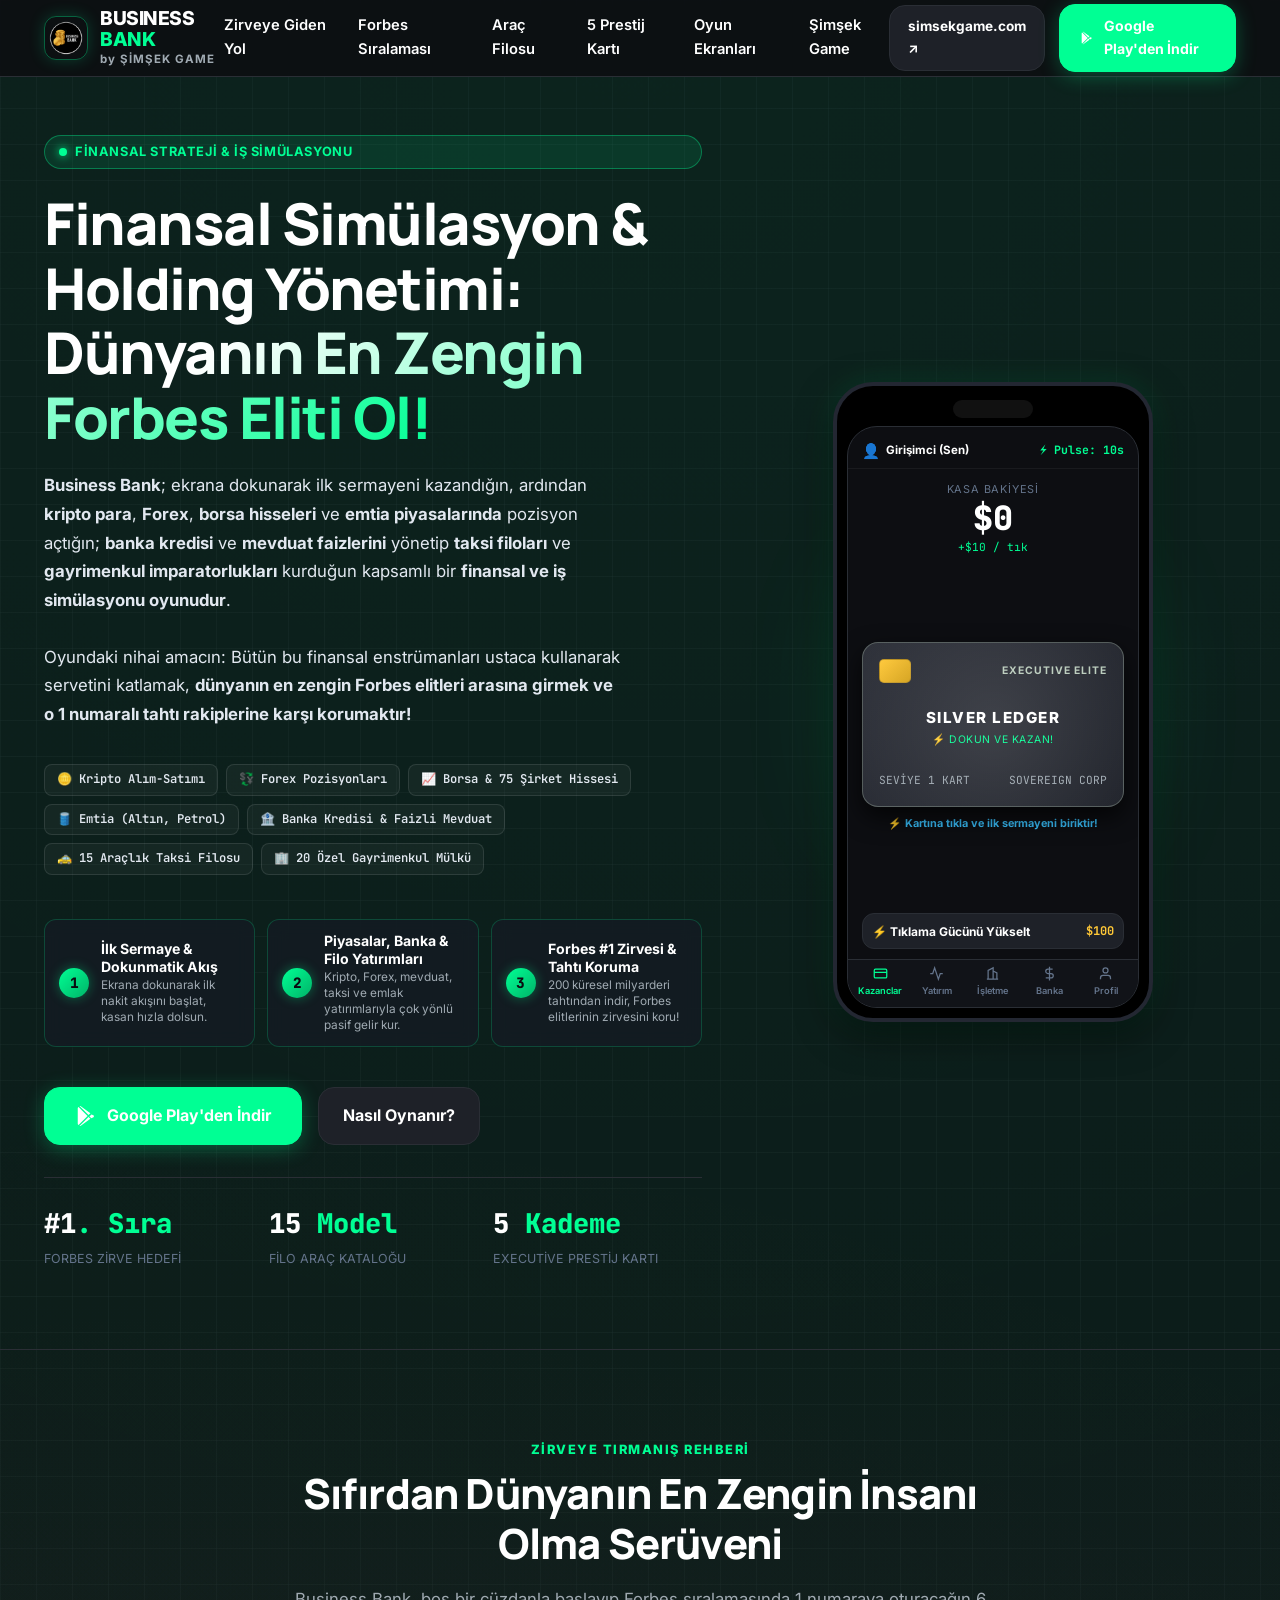
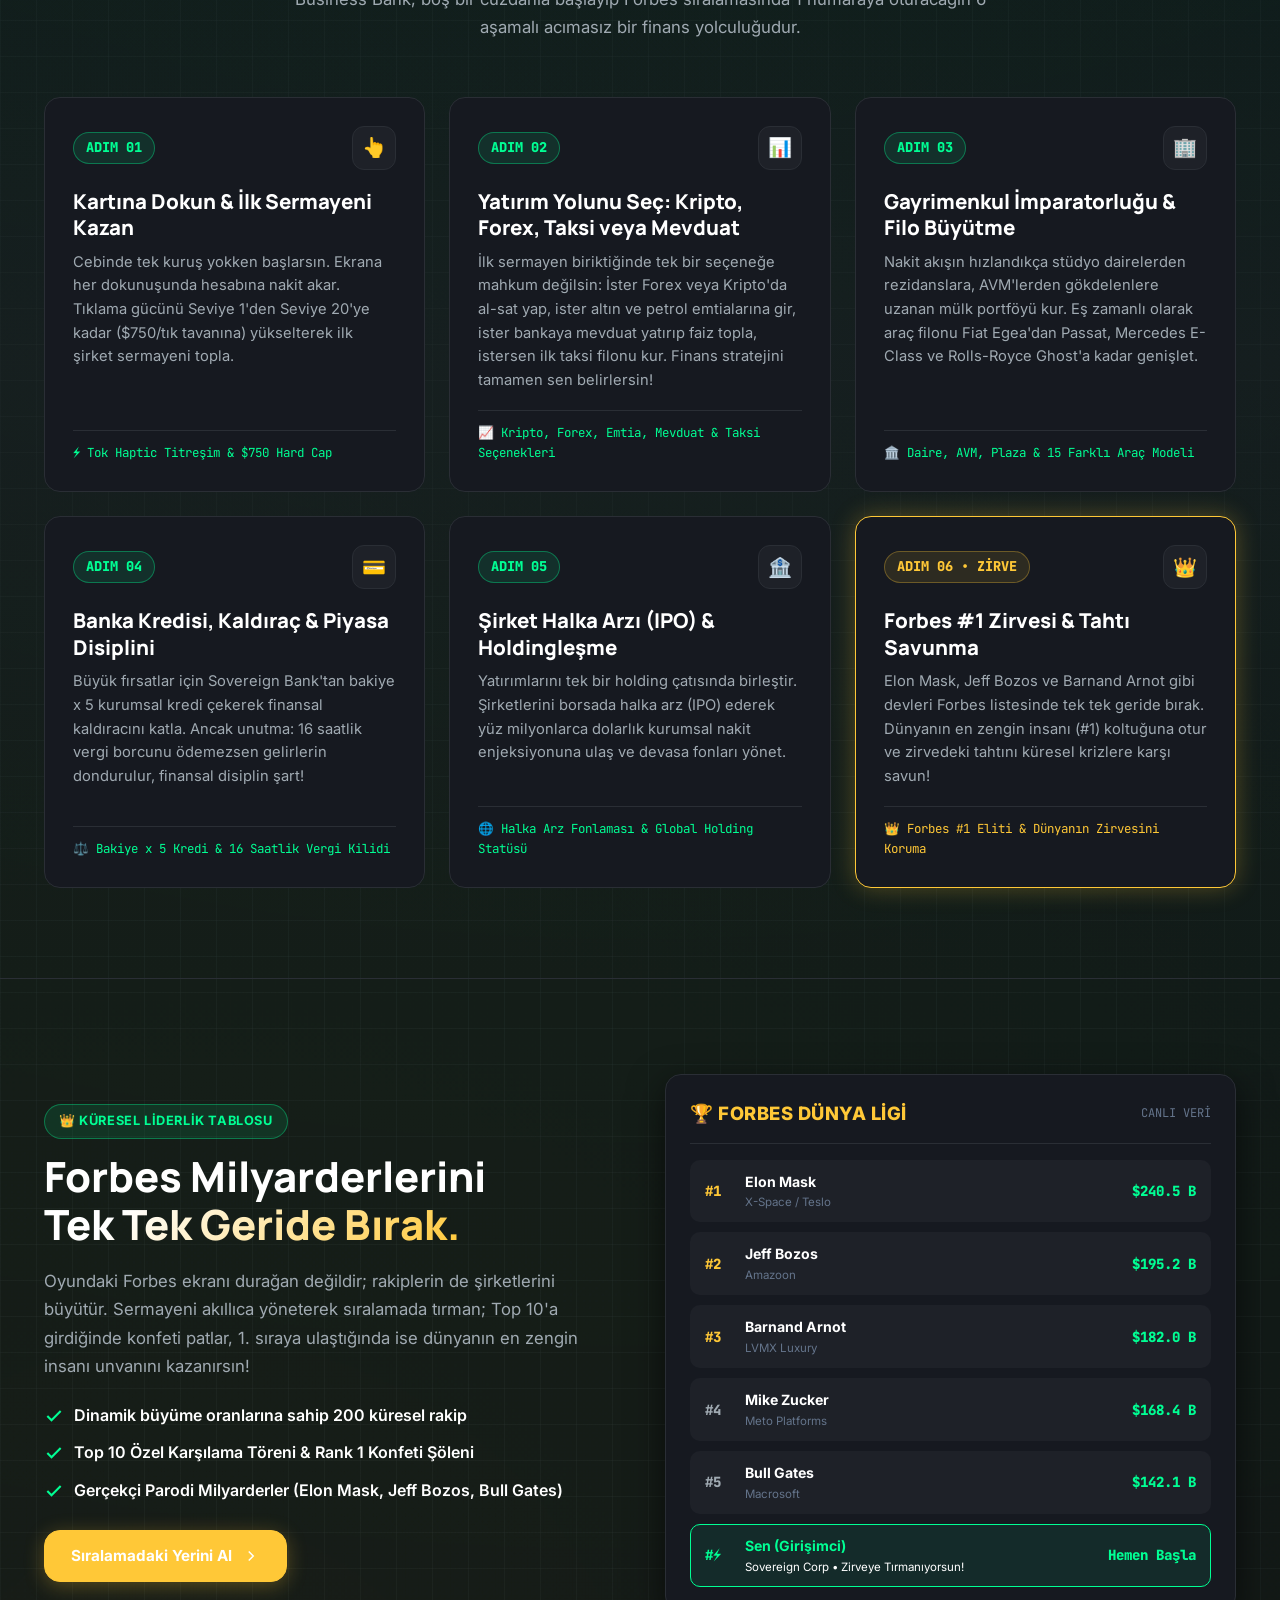
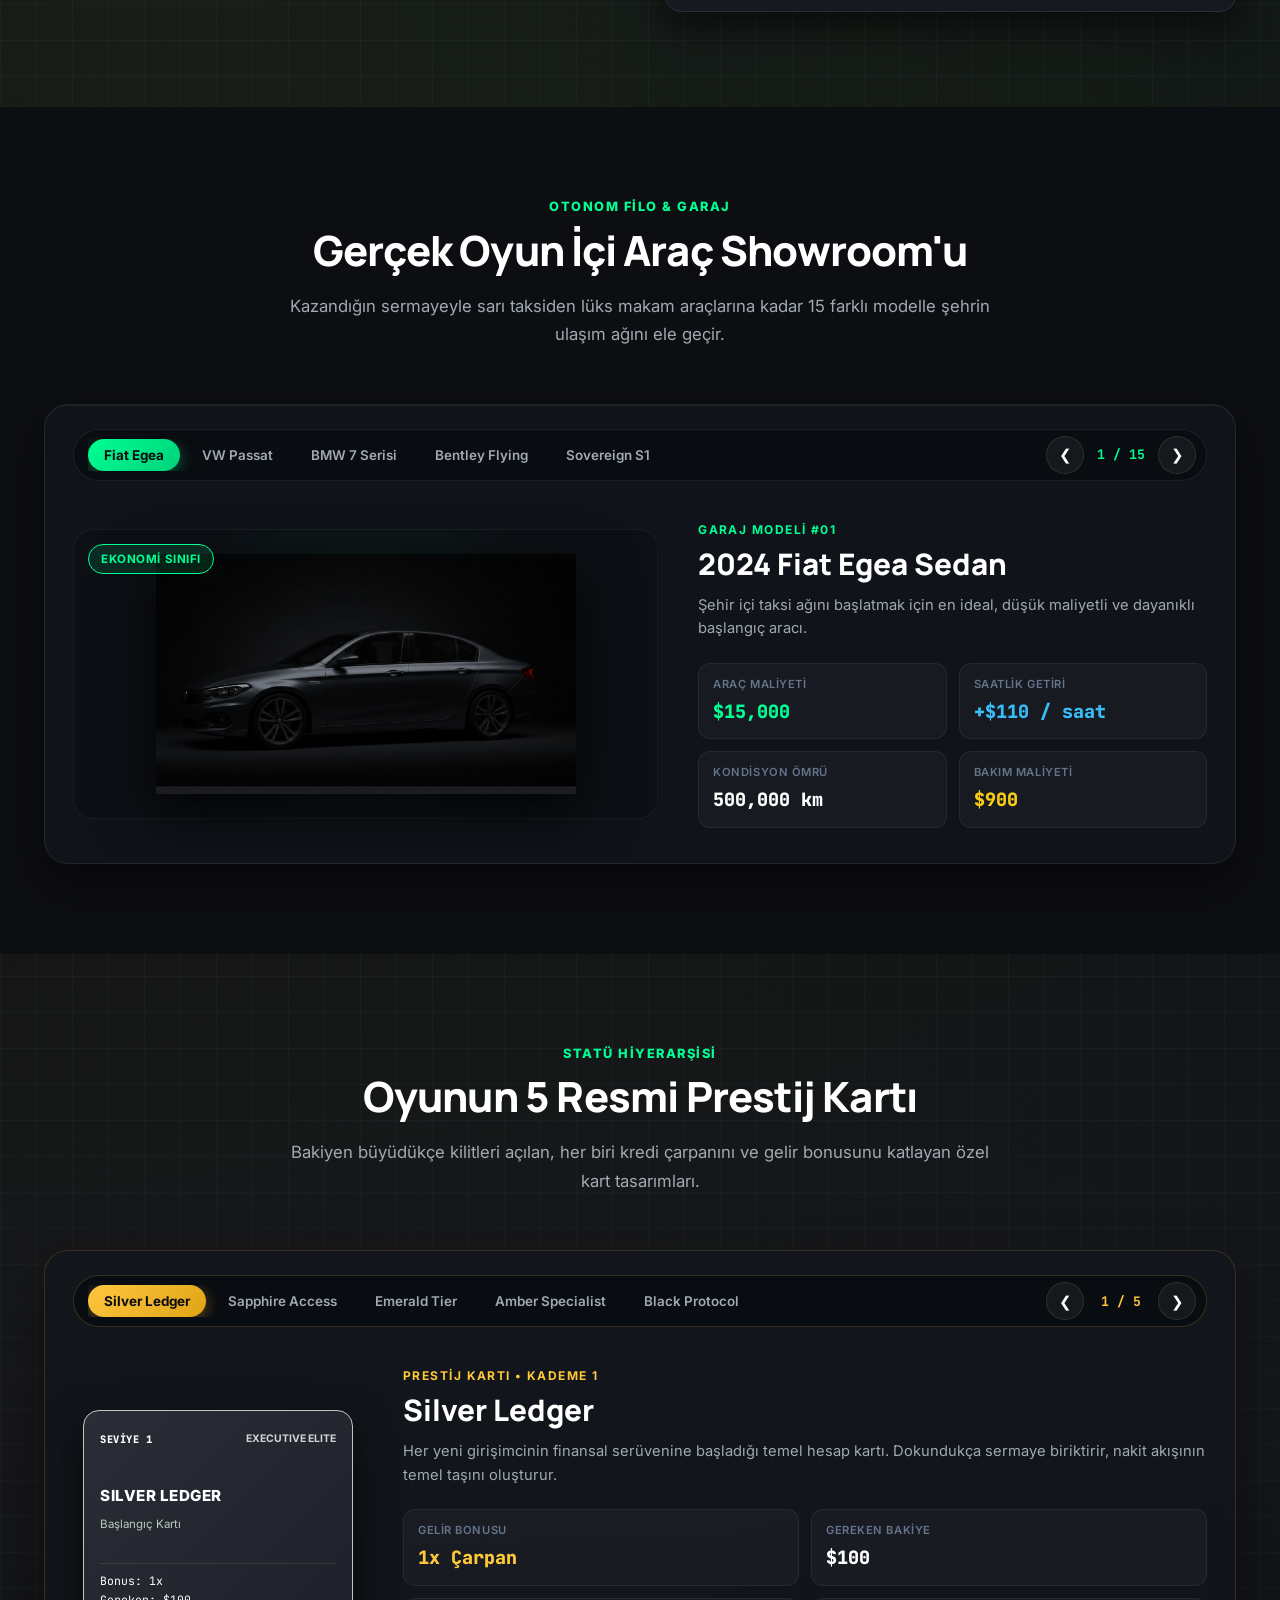
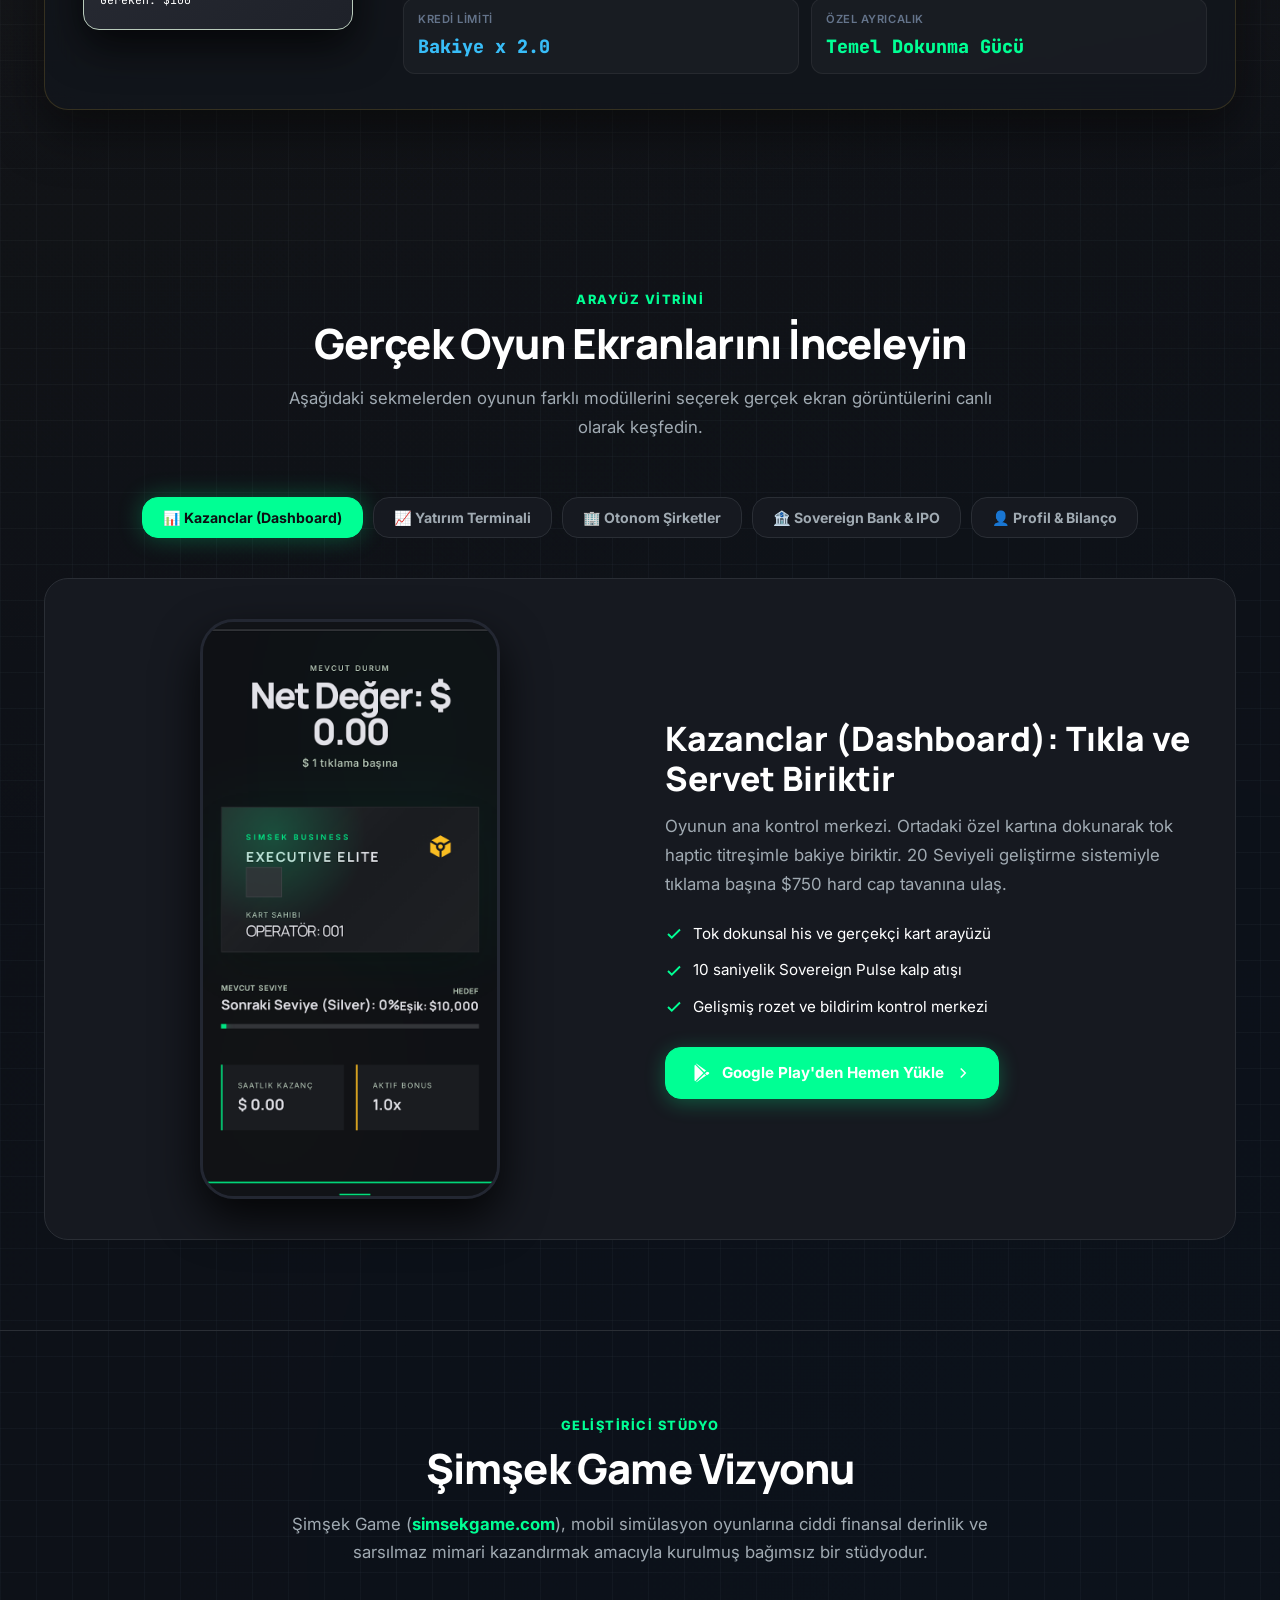
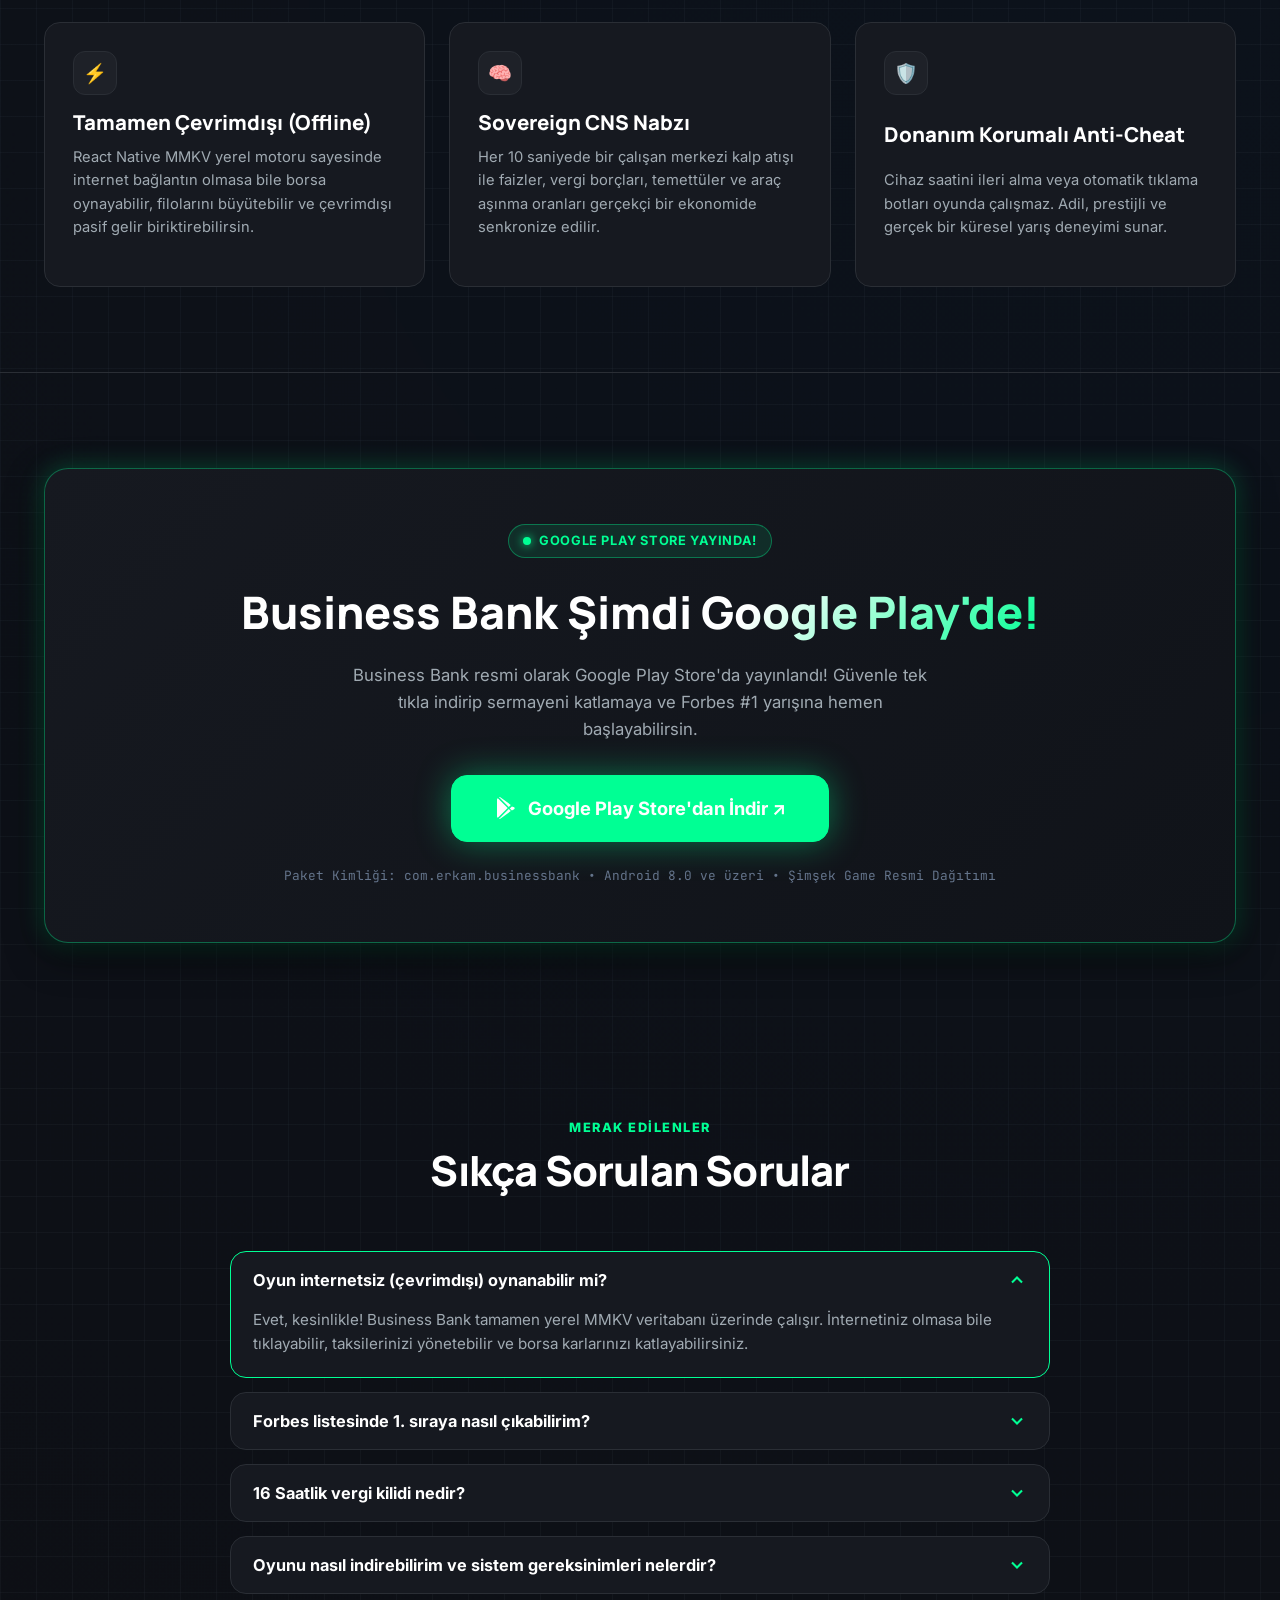
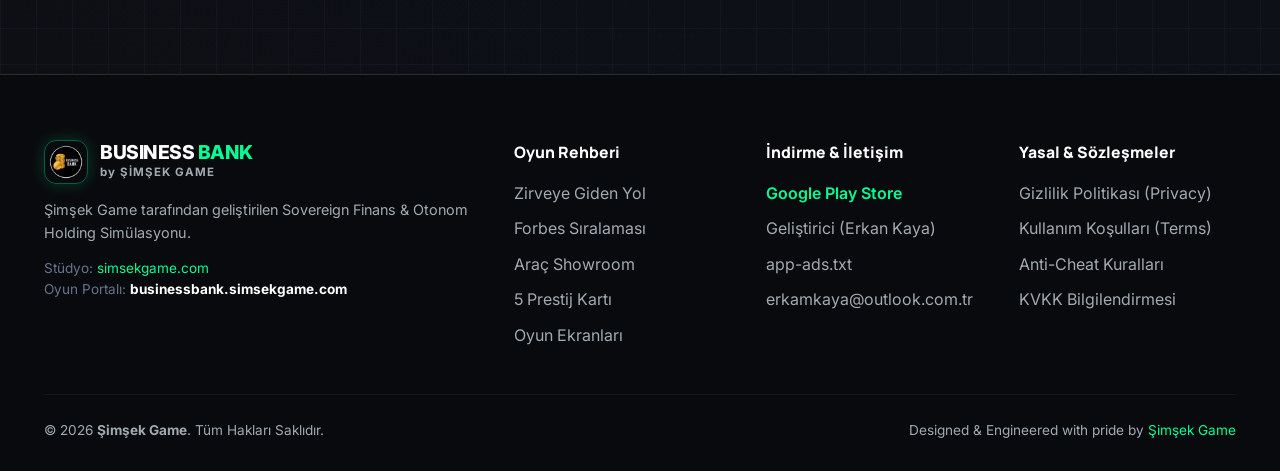
<file: index.html>
<!DOCTYPE html>
<html lang="tr">
<head>
  <meta charset="UTF-8">
  <meta name="viewport" content="width=device-width, initial-scale=1.0">
  <title>Business Bank | Şimşek Game - Sıfırdan Dünyanın En Zengin İnsanı Ol</title>
  
  <!-- SEO Meta Tags -->
  <meta name="description" content="Şimşek Game tarafından geliştirilen Business Bank ile sıfırdan başla. Tıkla, taksi filosu kur, borsa ve gayrimenkul yatırımlarıyla Forbes #1 koltuğuna otur.">
  <meta name="keywords" content="business bank, şimşek game, simsekgame, forbes oyunu, finans oyunu, tıkla kazan simülasyonu, borsa simülatörü, google play android">
  <meta name="author" content="Şimşek Game">
  <meta name="robots" content="index, follow">
  <meta name="theme-color" content="#0D0E12">

  <!-- OpenGraph -->
  <meta property="og:type" content="website">
  <meta property="og:url" content="https://businessbank.simsekgame.com/">
  <meta property="og:title" content="Business Bank | Sıfırdan Dünyanın En Zengin İnsanı Ol">
  <meta property="og:description" content="Tıkla, filo kur, borsa ve halka arzlarla Forbes listesindeki Elon Mask ve Jeff Bozos'u geride bırak!">
  <meta property="og:image" content="https://businessbank.simsekgame.com/assets/img/screen_dashboard.png">

  <!-- Favicon -->
  <link rel="icon" type="image/png" href="assets/img/favicon.png">
  <link rel="apple-touch-icon" href="assets/img/app_icon.png">

  <!-- Google Fonts: Manrope, Inter & JetBrains Mono -->
  <link rel="preconnect" href="https://fonts.googleapis.com">
  <link rel="preconnect" href="https://fonts.gstatic.com" crossorigin>
  <link href="https://fonts.googleapis.com/css2?family=Inter:wght@400;500;600;700&family=JetBrains+Mono:wght@500;700;800&family=Manrope:wght@600;700;800&display=swap" rel="stylesheet">

  <!-- Stylesheet -->
  <meta name="format-detection" content="telephone=no, date=no, email=no, address=no">
  <link rel="stylesheet" href="assets/css/style.css?v=3.2.0">
</head>
<body>

  <!-- ================= HEADER ================= -->
  <header class="header">
    <div class="container nav-container">
      <a href="#" class="logo-wrapper">
        <img src="assets/img/logo.png" alt="Şimşek Game Logo" class="logo-icon">
        <div class="logo-text">
          <div class="logo-brand">BUSINESS <span>BANK</span></div>
          <div class="logo-sub">by ŞİMŞEK GAME</div>
        </div>
      </a>

      <nav class="nav-links">
        <a href="#how-it-works" class="nav-link">Zirveye Giden Yol</a>
        <a href="#forbes-race" class="nav-link">Forbes Sıralaması</a>
        <a href="#fleet" class="nav-link">Araç Filosu</a>
        <a href="#vip-cards" class="nav-link">5 Prestij Kartı</a>
        <a href="#screens" class="nav-link">Oyun Ekranları</a>
        <a href="#studio" class="nav-link">Şimşek Game</a>
      </nav>

      <div class="nav-actions">
        <a href="https://simsekgame.com" target="_blank" class="btn btn-secondary" style="padding: 10px 18px; font-size: 0.85rem;">
          <span>simsekgame.com ↗</span>
        </a>
        <a href="https://play.google.com/store/apps/details?id=com.erkam.businessbank&hl=en" target="_blank" rel="noopener noreferrer" class="btn btn-primary" style="padding: 10px 20px; font-size: 0.88rem;">
          <svg width="18" height="18" viewBox="0 0 24 24" fill="currentColor"><path d="M3 20.5V3.5C3 2.91 3.34 2.39 3.84 2.15L13.69 12 3.84 21.85C3.34 21.6 3 21.09 3 20.5ZM16.81 15.12L14.75 13.06 4.9 22.91C5.05 22.97 5.21 23 5.38 23C5.72 23 6.04 22.87 6.28 22.63L16.81 15.12ZM16.81 8.88L6.28 1.37C6.04 1.13 5.72 1 5.38 1C5.21 1 5.05 1.03 4.9 1.09L14.75 10.94 16.81 8.88ZM20.16 11.23C20.47 11.45 20.67 11.82 20.67 12.25C20.67 12.68 20.47 13.05 20.16 13.27L17.88 14.59L15.81 12.52 17.88 10.45L20.16 11.23Z"/></svg>
          <span>Google Play'den İndir</span>
        </a>
        <button class="mobile-toggle" aria-label="Menüyü Aç">
          <svg width="24" height="24" viewBox="0 0 24 24" fill="none" stroke="currentColor" stroke-width="2">
            <line x1="3" y1="12" x2="21" y2="12"></line>
            <line x1="3" y1="6" x2="21" y2="6"></line>
            <line x1="3" y1="18" x2="21" y2="18"></line>
          </svg>
        </button>
      </div>
    </div>
  </header>

  <!-- Mobile Drawer -->
  <div class="mobile-nav-drawer">
    <a href="#how-it-works">Zirveye Giden Yol (6 Adım)</a>
    <a href="#forbes-race">Forbes #1 Mücadelesi</a>
    <a href="#fleet">Araç Showroom & Filo</a>
    <a href="#vip-cards">5 Prestij Kartı</a>
    <a href="#screens">Oyun Ekranları</a>
    <a href="#studio">Şimşek Game Stüdyosu</a>
    <a href="https://play.google.com/store/apps/details?id=com.erkam.businessbank&hl=en" target="_blank" rel="noopener noreferrer" style="color: var(--primary-neon); font-weight:700;">Google Play'den İndir ↗</a>
    <a href="https://simsekgame.com" target="_blank">Şimşek Game Portalı ↗</a>
    <a href="https://erkan.simsekgame.com" target="_blank" style="color: var(--gold-royalty);">Geliştirici: Erkan Kaya ↗</a>
  </div>

  <!-- ================= HERO & INTERACTIVE TAPPER ================= -->
  <section class="hero-section">
    <div class="container hero-grid">
      <div class="hero-content">
        <div class="badge-ui">
          <span class="badge-pulse"></span>
          <span>FİNANSAL STRATEJİ &amp; İŞ SİMÜLASYONU</span>
        </div>

        <h1 class="hero-title">
          Finansal Simülasyon &amp; Holding Yönetimi: <br>
          <span class="text-gradient">Dünyanın En Zengin Forbes Eliti Ol!</span>
        </h1>

        <p class="hero-description" style="font-size: 1.05rem; line-height: 1.7; color: #E2E8F0;">
          <strong>Business Bank</strong>; ekrana dokunarak ilk sermayeni kazandığın, ardından <strong>kripto para</strong>, <strong>Forex</strong>, <strong>borsa hisseleri</strong> ve <strong>emtia piyasalarında</strong> pozisyon açtığın; <strong>banka kredisi</strong> ve <strong>mevduat faizlerini</strong> yönetip <strong>taksi filoları</strong> ve <strong>gayrimenkul imparatorlukları</strong> kurduğun kapsamlı bir <strong>finansal ve iş simülasyonu oyunudur</strong>. 
          <br><br>
          Oyundaki nihai amacın: Bütün bu finansal enstrümanları ustaca kullanarak servetini katlamak, <strong>dünyanın en zengin Forbes elitleri arasına girmek ve o 1 numaralı tahtı rakiplerine karşı korumaktır!</strong>
        </p>

        <!-- Finansal Enstrümanlar Şeridi -->
        <div class="financial-tools-pills">
          <span class="f-pill">🪙 Kripto Alım-Satımı</span>
          <span class="f-pill">💱 Forex Pozisyonları</span>
          <span class="f-pill">📈 Borsa &amp; 75 Şirket Hissesi</span>
          <span class="f-pill">🛢️ Emtia (Altın, Petrol)</span>
          <span class="f-pill">🏦 Banka Kredisi &amp; Faizli Mevduat</span>
          <span class="f-pill">🚕 15 Araçlık Taksi Filosu</span>
          <span class="f-pill">🏢 20 Özel Gayrimenkul Mülkü</span>
        </div>

        <!-- 3 Adımda Oyunun Mantığı & Amacı -->
        <div class="quick-play-steps">
          <div class="play-step-item">
            <div class="step-num-badge">1</div>
            <div class="step-content">
              <strong>İlk Sermaye &amp; Dokunmatik Akış</strong>
              <span>Ekrana dokunarak ilk nakit akışını başlat, kasan hızla dolsun.</span>
            </div>
          </div>
          <div class="play-step-item">
            <div class="step-num-badge">2</div>
            <div class="step-content">
              <strong>Piyasalar, Banka &amp; Filo Yatırımları</strong>
              <span>Kripto, Forex, mevduat, taksi ve emlak yatırımlarıyla çok yönlü pasif gelir kur.</span>
            </div>
          </div>
          <div class="play-step-item">
            <div class="step-num-badge">3</div>
            <div class="step-content">
              <strong>Forbes #1 Zirvesi &amp; Tahtı Koruma</strong>
              <span>200 küresel milyarderi tahtından indir, Forbes elitlerinin zirvesini koru!</span>
            </div>
          </div>
        </div>

        <div class="hero-buttons">
          <a href="https://play.google.com/store/apps/details?id=com.erkam.businessbank&hl=en" target="_blank" rel="noopener noreferrer" class="btn btn-primary" style="padding: 15px 30px; font-size: 1rem;">
            <svg width="22" height="22" viewBox="0 0 24 24" fill="currentColor"><path d="M3 20.5V3.5C3 2.91 3.34 2.39 3.84 2.15L13.69 12 3.84 21.85C3.34 21.6 3 21.09 3 20.5ZM16.81 15.12L14.75 13.06 4.9 22.91C5.05 22.97 5.21 23 5.38 23C5.72 23 6.04 22.87 6.28 22.63L16.81 15.12ZM16.81 8.88L6.28 1.37C6.04 1.13 5.72 1 5.38 1C5.21 1 5.05 1.03 4.9 1.09L14.75 10.94 16.81 8.88ZM20.16 11.23C20.47 11.45 20.67 11.82 20.67 12.25C20.67 12.68 20.47 13.05 20.16 13.27L17.88 14.59L15.81 12.52 17.88 10.45L20.16 11.23Z"/></svg>
            <span>Google Play'den İndir</span>
          </a>
          <a href="#how-it-works" class="btn btn-secondary" style="padding: 15px 24px; font-size: 1rem;">
            <span>Nasıl Oynanır?</span>
          </a>
        </div>

        <div class="hero-strip">
          <div class="strip-box">
            <div class="strip-num">#1<span>. Sıra</span></div>
            <div class="strip-label">Forbes Zirve Hedefi</div>
          </div>
          <div class="strip-box">
            <div class="strip-num">15<span> Model</span></div>
            <div class="strip-label">Filo Araç Kataloğu</div>
          </div>
          <div class="strip-box">
            <div class="strip-num">5<span> Kademe</span></div>
            <div class="strip-label">Executive Prestij Kartı</div>
          </div>
        </div>
      </div>

      <!-- Live Interactive Game Tapper (Right Inside Phone Frame!) -->
      <div class="live-phone-wrapper">
        <div class="phone-ambient-glow"></div>

        <div class="game-phone">
          <div class="phone-speaker"></div>

          <div class="phone-screen-game">
            <!-- Game Top Status Bar -->
            <div class="game-top-bar">
              <div class="live-user-badge">
                <span style="font-size: 0.9rem;">👤</span>
                <span>Girişimci (Sen)</span>
              </div>
              <div class="live-pulse-badge">
                <span>⚡ Pulse: 10s</span>
              </div>
            </div>

            <!-- In-Game Balance -->
            <div class="game-balance-area">
              <div class="game-balance-label">KASA BAKİYESİ</div>
              <div class="game-balance-number" id="live-balance">$0</div>
              <div class="game-balance-sub" id="live-tap-power">+$10 / tık</div>
            </div>

            <!-- The In-Game Tappable Card -->
            <div class="game-card-area">
              <div class="tap-floating-container" id="tap-float-container"></div>

              <div class="tappable-credit-card" id="live-tap-card">
                <div class="card-glare"></div>
                <div class="card-top-row">
                  <div class="card-chip"></div>
                  <div class="card-tier-label">EXECUTIVE ELITE</div>
                </div>

                <div class="card-middle-row">
                  <div class="card-name-title">SILVER LEDGER</div>
                  <div class="card-hint-text">⚡ DOKUN VE KAZAN!</div>
                </div>

                <div class="card-bottom-row">
                  <div>SEVİYE 1 KART</div>
                  <div>SOVEREIGN CORP</div>
                </div>
              </div>

              <div id="live-status-msg" style="font-size: 0.68rem; color: #38bdf8; text-align: center; margin-top: 8px; font-weight: 700;">
                ⚡ Kartına tıkla ve ilk sermayeni biriktir!
              </div>
            </div>

            <!-- Upgrade Tap Action inside Phone -->
            <div class="game-bottom-action">
              <button class="tap-upgrade-btn" id="live-upgrade-btn">
                <span>⚡ Tıklama Gücünü Yükselt</span>
                <span class="cost" id="live-upgrade-cost">$100</span>
              </button>
            </div>

            <!-- Exact In-Game Bottom Tabs -->
            <div class="game-bottom-tabs">
              <div class="tab-cell active">
                <svg viewBox="0 0 24 24" fill="none" stroke="currentColor" stroke-width="2"><rect x="2" y="5" width="20" height="14" rx="2"></rect><line x1="2" y1="10" x2="22" y2="10"></line></svg>
                <span>Kazanclar</span>
              </div>
              <div class="tab-cell">
                <svg viewBox="0 0 24 24" fill="none" stroke="currentColor" stroke-width="2"><polyline points="22 12 18 12 15 21 9 3 6 12 2 12"></polyline></svg>
                <span>Yatırım</span>
              </div>
              <div class="tab-cell">
                <svg viewBox="0 0 24 24" fill="none" stroke="currentColor" stroke-width="2"><path d="M3 21h18M5 21V7l8-4v18M19 21V11l-6-3"></path></svg>
                <span>İşletme</span>
              </div>
              <div class="tab-cell">
                <svg viewBox="0 0 24 24" fill="none" stroke="currentColor" stroke-width="2"><line x1="12" y1="1" x2="12" y2="23"></line><path d="M17 5H9.5a3.5 3.5 0 0 0 0 7h5a3.5 3.5 0 0 1 0 7H6"></path></svg>
                <span>Banka</span>
              </div>
              <div class="tab-cell">
                <svg viewBox="0 0 24 24" fill="none" stroke="currentColor" stroke-width="2"><circle cx="12" cy="7" r="4"></circle><path d="M20 21v-2a4 4 0 0 0-4-4H8a4 4 0 0 0-4 4v2"></path></svg>
                <span>Profil</span>
              </div>
            </div>
          </div>
        </div>
      </div>
    </div>
  </section>

  <!-- ================= 6-STEP EMPIRE ROADMAP ================= -->
  <section class="roadmap-section" id="how-it-works">
    <div class="container">
      <div class="section-head">
        <div class="section-tag">Zirveye Tırmanış Rehberi</div>
        <h2 class="section-title">Sıfırdan Dünyanın En Zengin İnsanı Olma Serüveni</h2>
        <p class="section-desc">
          Business Bank, boş bir cüzdanla başlayıp Forbes sıralamasında 1 numaraya oturacağın 6 aşamalı acımasız bir finans yolculuğudur.
        </p>
      </div>

      <div class="roadmap-timeline">
        <!-- Step 1 -->
        <div class="step-card">
          <div>
            <div class="step-card-header">
              <span class="step-number-pill">ADIM 01</span>
              <div class="step-icon-wrap">👆</div>
            </div>
            <h3>Kartına Dokun & İlk Sermayeni Kazan</h3>
            <p>
              Cebinde tek kuruş yokken başlarsın. Ekrana her dokunuşunda hesabına nakit akar. Tıklama gücünü Seviye 1'den Seviye 20'ye kadar ($750/tık tavanına) yükselterek ilk şirket sermayeni topla.
            </p>
          </div>
          <div class="step-highlight">
            <span>⚡ Tok Haptic Titreşim & $750 Hard Cap</span>
          </div>
        </div>

        <!-- Step 2 -->
        <div class="step-card">
          <div>
            <div class="step-card-header">
              <span class="step-number-pill">ADIM 02</span>
              <div class="step-icon-wrap">📊</div>
            </div>
            <h3>Yatırım Yolunu Seç: Kripto, Forex, Taksi veya Mevduat</h3>
            <p>
              İlk sermayen biriktiğinde tek bir seçeneğe mahkum değilsin: İster Forex veya Kripto'da al-sat yap, ister altın ve petrol emtialarına gir, ister bankaya mevduat yatırıp faiz topla, istersen ilk taksi filonu kur. Finans stratejini tamamen sen belirlersin!
            </p>
          </div>
          <div class="step-highlight">
            <span>📈 Kripto, Forex, Emtia, Mevduat & Taksi Seçenekleri</span>
          </div>
        </div>

        <!-- Step 3 -->
        <div class="step-card">
          <div>
            <div class="step-card-header">
              <span class="step-number-pill">ADIM 03</span>
              <div class="step-icon-wrap">🏢</div>
            </div>
            <h3>Gayrimenkul İmparatorluğu & Filo Büyütme</h3>
            <p>
              Nakit akışın hızlandıkça stüdyo dairelerden rezidanslara, AVM'lerden gökdelenlere uzanan mülk portföyü kur. Eş zamanlı olarak araç filonu Fiat Egea'dan Passat, Mercedes E-Class ve Rolls-Royce Ghost'a kadar genişlet.
            </p>
          </div>
          <div class="step-highlight">
            <span>🏛️ Daire, AVM, Plaza & 15 Farklı Araç Modeli</span>
          </div>
        </div>

        <!-- Step 4 -->
        <div class="step-card">
          <div>
            <div class="step-card-header">
              <span class="step-number-pill">ADIM 04</span>
              <div class="step-icon-wrap">💳</div>
            </div>
            <h3>Banka Kredisi, Kaldıraç & Piyasa Disiplini</h3>
            <p>
              Büyük fırsatlar için Sovereign Bank'tan bakiye x 5 kurumsal kredi çekerek finansal kaldıracını katla. Ancak unutma: 16 saatlik vergi borcunu ödemezsen gelirlerin dondurulur, finansal disiplin şart!
            </p>
          </div>
          <div class="step-highlight">
            <span>⚖️ Bakiye x 5 Kredi & 16 Saatlik Vergi Kilidi</span>
          </div>
        </div>

        <!-- Step 5 -->
        <div class="step-card">
          <div>
            <div class="step-card-header">
              <span class="step-number-pill">ADIM 05</span>
              <div class="step-icon-wrap">🏦</div>
            </div>
            <h3>Şirket Halka Arzı (IPO) & Holdingleşme</h3>
            <p>
              Yatırımlarını tek bir holding çatısında birleştir. Şirketlerini borsada halka arz (IPO) ederek yüz milyonlarca dolarlık kurumsal nakit enjeksiyonuna ulaş ve devasa fonları yönet.
            </p>
          </div>
          <div class="step-highlight">
            <span>🌐 Halka Arz Fonlaması & Global Holding Statüsü</span>
          </div>
        </div>

        <!-- Step 6 -->
        <div class="step-card" style="border-color: var(--gold-bright); box-shadow: var(--shadow-gold);">
          <div>
            <div class="step-card-header">
              <span class="step-number-pill gold">ADIM 06 • ZİRVE</span>
              <div class="step-icon-wrap" style="color: var(--gold-bright);">👑</div>
            </div>
            <h3>Forbes #1 Zirvesi & Tahtı Savunma</h3>
            <p>
              Elon Mask, Jeff Bozos ve Barnand Arnot gibi devleri Forbes listesinde tek tek geride bırak. Dünyanın en zengin insanı (#1) koltuğuna otur ve zirvedeki tahtını küresel krizlere karşı savun!
            </p>
          </div>
          <div class="step-highlight" style="color: var(--gold-bright);">
            <span>👑 Forbes #1 Eliti & Dünyanın Zirvesini Koruma</span>
          </div>
        </div>
      </div>
    </div>
  </section>

  <!-- ================= FORBES RACE SHOWCASE ================= -->
  <section class="forbes-section" id="forbes-race">
    <div class="container forbes-grid">
      <div>
        <div class="badge-ui" style="margin-bottom: 14px;">
          <span>👑 Küresel Liderlik Tablosu</span>
        </div>
        <h2 style="font-size: 2.6rem; line-height: 1.15; margin-bottom: 18px;">
          Forbes Milyarderlerini <br>
          <span class="text-gold-gradient">Tek Tek Geride Bırak.</span>
        </h2>
        <p style="font-size: 1.05rem; color: var(--text-muted); line-height: 1.7; margin-bottom: 22px;">
          Oyundaki Forbes ekranı durağan değildir; rakiplerin de şirketlerini büyütür. Sermayeni akıllıca yöneterek sıralamada tırman; Top 10'a girdiğinde konfeti patlar, 1. sıraya ulaştığında ise dünyanın en zengin insanı unvanını kazanırsın!
        </p>

        <div style="display: flex; flex-direction: column; gap: 12px; margin-bottom: 26px;">
          <div style="display: flex; align-items: center; gap: 10px; font-weight: 600; color: #fff;">
            <svg width="20" height="20" viewBox="0 0 24 24" fill="none" stroke="var(--primary-neon)" stroke-width="2.5"><polyline points="20 6 9 17 4 12"></polyline></svg>
            <span>Dinamik büyüme oranlarına sahip 200 küresel rakip</span>
          </div>
          <div style="display: flex; align-items: center; gap: 10px; font-weight: 600; color: #fff;">
            <svg width="20" height="20" viewBox="0 0 24 24" fill="none" stroke="var(--primary-neon)" stroke-width="2.5"><polyline points="20 6 9 17 4 12"></polyline></svg>
            <span>Top 10 Özel Karşılama Töreni & Rank 1 Konfeti Şöleni</span>
          </div>
          <div style="display: flex; align-items: center; gap: 10px; font-weight: 600; color: #fff;">
            <svg width="20" height="20" viewBox="0 0 24 24" fill="none" stroke="var(--primary-neon)" stroke-width="2.5"><polyline points="20 6 9 17 4 12"></polyline></svg>
            <span>Gerçekçi Parodi Milyarderler (Elon Mask, Jeff Bozos, Bull Gates)</span>
          </div>
        </div>

        <a href="#download" class="btn btn-gold">
          <span>Sıralamadaki Yerini Al</span>
          <svg width="18" height="18" viewBox="0 0 24 24" fill="none" stroke="currentColor" stroke-width="2"><polyline points="9 18 15 12 9 6"></polyline></svg>
        </a>
      </div>

      <!-- Forbes In-Game Styled Table -->
      <div class="forbes-terminal-box">
        <div class="forbes-header-row">
          <div class="forbes-title-badge">
            <span>🏆 FORBES DÜNYA LİGİ</span>
          </div>
          <div style="font-family: var(--font-mono); font-size: 0.75rem; color: var(--text-subtle);">CANLI VERİ</div>
        </div>

        <div class="forbes-table">
          <div class="forbes-row">
            <div class="forbes-rank gold">#1</div>
            <div class="forbes-info">
              <div class="forbes-name">Elon Mask</div>
              <div class="forbes-origin">X-Space / Teslo</div>
            </div>
            <div class="forbes-worth">$240.5 B</div>
          </div>

          <div class="forbes-row">
            <div class="forbes-rank gold">#2</div>
            <div class="forbes-info">
              <div class="forbes-name">Jeff Bozos</div>
              <div class="forbes-origin">Amazoon</div>
            </div>
            <div class="forbes-worth">$195.2 B</div>
          </div>

          <div class="forbes-row">
            <div class="forbes-rank gold">#3</div>
            <div class="forbes-info">
              <div class="forbes-name">Barnand Arnot</div>
              <div class="forbes-origin">LVMX Luxury</div>
            </div>
            <div class="forbes-worth">$182.0 B</div>
          </div>

          <div class="forbes-row">
            <div class="forbes-rank">#4</div>
            <div class="forbes-info">
              <div class="forbes-name">Mike Zucker</div>
              <div class="forbes-origin">Meto Platforms</div>
            </div>
            <div class="forbes-worth">$168.4 B</div>
          </div>

          <div class="forbes-row">
            <div class="forbes-rank">#5</div>
            <div class="forbes-info">
              <div class="forbes-name">Bull Gates</div>
              <div class="forbes-origin">Macrosoft</div>
            </div>
            <div class="forbes-worth">$142.1 B</div>
          </div>

          <!-- Player Row -->
          <div class="forbes-row player">
            <div class="forbes-rank" style="color: var(--primary-neon);">#⚡</div>
            <div class="forbes-info">
              <div class="forbes-name" style="color: var(--primary-neon);">Sen (Girişimci)</div>
              <div class="forbes-origin" style="color: #fff;">Sovereign Corp • Zirveye Tırmanıyorsun!</div>
            </div>
            <div class="forbes-worth" style="color: var(--primary-neon);">Hemen Başla</div>
          </div>
        </div>
      </div>
    </div>
  </section>

  <!-- ================= FLEET / SHOWROOM ================= -->
  <section class="fleet-section" id="fleet">
    <div class="container">
      <div class="section-head">
        <div class="section-tag">Otonom Filo &amp; Garaj</div>
        <h2 class="section-title">Gerçek Oyun İçi Araç Showroom'u</h2>
        <p class="section-desc">
          Kazandığın sermayeyle sarı taksiden lüks makam araçlarına kadar 15 farklı modelle şehrin ulaşım ağını ele geçir.
        </p>
      </div>

      <!-- Sleek Glassmorphic Showcase Widget (Single Featured Car View) -->
      <div class="showcase-hub-widget">
        <!-- Widget Top Controls -->
        <div class="widget-header-bar">
          <div class="widget-pill-tabs" id="fleetTabs">
            <button class="widget-tab active" data-index="0">Fiat Egea</button>
            <button class="widget-tab" data-index="4">VW Passat</button>
            <button class="widget-tab" data-index="9">BMW 7 Serisi</button>
            <button class="widget-tab" data-index="12">Bentley Flying</button>
            <button class="widget-tab" data-index="14">Sovereign S1</button>
          </div>

          <div class="widget-actions">
            <button class="widget-nav-arrow" id="fleetPrevBtn" aria-label="Önceki Model">❮</button>
            <span class="widget-counter" id="fleetCounter">1 / 15</span>
            <button class="widget-nav-arrow" id="fleetNextBtn" aria-label="Sonraki Model">❯</button>
          </div>
        </div>

        <!-- Single Active Vehicle Spotlight -->
        <div class="spotlight-card" id="carSpotlight">
          <div class="spotlight-visual-wrap">
            <span class="spotlight-badge" id="carClassBadge">Ekonomi Sınıfı</span>
            <img src="assets/img/cars/egea.png" alt="2024 Fiat Egea Sedan" id="carImg" class="spotlight-img">
          </div>

          <div class="spotlight-details">
            <div class="spotlight-sub-id" id="carSubId">GARAJ MODELİ #01</div>
            <h3 class="spotlight-title" id="carName">2024 Fiat Egea Sedan</h3>
            <p class="spotlight-desc" id="carDesc">
              Şehir içi taksi ağını başlatmak için en ideal, düşük maliyetli ve dayanıklı başlangıç aracı.
            </p>

            <div class="spotlight-stats-grid">
              <div class="spotlight-stat-box">
                <span class="s-label">Araç Maliyeti</span>
                <span class="s-value neon" id="carCost">$15,000</span>
              </div>
              <div class="spotlight-stat-box">
                <span class="s-label">Saatlik Getiri</span>
                <span class="s-value cyan" id="carRent">+$110 / saat</span>
              </div>
              <div class="spotlight-stat-box">
                <span class="s-label">Kondisyon Ömrü</span>
                <span class="s-value" id="carKm">500,000 km</span>
              </div>
              <div class="spotlight-stat-box">
                <span class="s-label">Bakım Maliyeti</span>
                <span class="s-value yellow" id="carMaint">$900</span>
              </div>
            </div>
          </div>
        </div>
      </div>
    </div>
  </section>

  <!-- ================= 5 VIP PRESTIGE CARDS ================= -->
  <section class="vip-tier-section" id="vip-cards">
    <div class="container">
      <div class="section-head">
        <div class="section-tag">Statü Hiyerarşisi</div>
        <h2 class="section-title">Oyunun 5 Resmi Prestij Kartı</h2>
        <p class="section-desc">
          Bakiyen büyüdükçe kilitleri açılan, her biri kredi çarpanını ve gelir bonusunu katlayan özel kart tasarımları.
        </p>
      </div>

      <!-- Sleek Glassmorphic Showcase Widget (Single Featured VIP Card View) -->
      <div class="showcase-hub-widget gold-theme">
        <!-- Widget Top Controls -->
        <div class="widget-header-bar gold">
          <div class="widget-pill-tabs gold" id="vipTabs">
            <button class="widget-tab gold active" data-index="0">Silver Ledger</button>
            <button class="widget-tab gold" data-index="1">Sapphire Access</button>
            <button class="widget-tab gold" data-index="2">Emerald Tier</button>
            <button class="widget-tab gold" data-index="3">Amber Specialist</button>
            <button class="widget-tab gold" data-index="4">Black Protocol</button>
          </div>

          <div class="widget-actions gold">
            <button class="widget-nav-arrow gold" id="vipPrevBtn" aria-label="Önceki Kart">❮</button>
            <span class="widget-counter gold" id="vipCounter">1 / 5</span>
            <button class="widget-nav-arrow gold" id="vipNextBtn" aria-label="Sonraki Kart">❯</button>
          </div>
        </div>

        <!-- Single Active VIP Card Spotlight -->
        <div class="vip-spotlight-card" id="vipSpotlight">
          <!-- Physical In-Game Card Preview (Left) -->
          <div class="vip-card-visual-col">
            <div class="ingame-card-item card-level-1" id="vipCardPreview">
              <div class="ic-top">
                <span class="ic-level" id="vcLevel">SEVİYE 1</span>
                <span class="ic-tier-badge" id="vcBadge">EXECUTIVE ELITE</span>
              </div>
              <div>
                <div class="ic-name" id="vcName">SILVER LEDGER</div>
                <div id="vcSub" style="font-size: 0.72rem; color: #B9CBBB;">Başlangıç Kartı</div>
              </div>
              <div class="ic-bottom">
                <div id="vcBottomLeft">Bonus: 1x</div>
                <div id="vcBottomRight">Gereken: $100</div>
              </div>
            </div>
          </div>

          <!-- Card Details & Lore (Right) -->
          <div class="spotlight-details">
            <div class="spotlight-sub-id gold" id="vipTierTag">PRESTİJ KARTI • KADEME 1</div>
            <h3 class="spotlight-title gold" id="vipTitle">Silver Ledger</h3>
            <p class="spotlight-desc" id="vipDesc">
              Her yeni girişimcinin finansal serüvenine başladığı temel hesap kartı. Dokundukça sermaye biriktirir, nakit akışının temel taşını oluşturur.
            </p>

            <div class="spotlight-stats-grid">
              <div class="spotlight-stat-box">
                <span class="s-label">Gelir Bonusu</span>
                <span class="s-value gold" id="vipBonus">1x Çarpan</span>
              </div>
              <div class="spotlight-stat-box">
                <span class="s-label">Gereken Bakiye</span>
                <span class="s-value" id="vipReq">$100</span>
              </div>
              <div class="spotlight-stat-box">
                <span class="s-label">Kredi Limiti</span>
                <span class="s-value cyan" id="vipCredit">Bakiye x 2.0</span>
              </div>
              <div class="spotlight-stat-box">
                <span class="s-label">Özel Ayrıcalık</span>
                <span class="s-value neon" id="vipPerk">Temel Dokunma Gücü</span>
              </div>
            </div>
          </div>
        </div>
      </div>
    </div>
  </section>
    </div>
  </section>

  <!-- ================= IN-GAME TERMINAL SCREENS ================= -->
  <section class="screens-section" id="screens">
    <div class="container">
      <div class="section-head">
        <div class="section-tag">Arayüz Vitrini</div>
        <h2 class="section-title">Gerçek Oyun Ekranlarını İnceleyin</h2>
        <p class="section-desc">
          Aşağıdaki sekmelerden oyunun farklı modüllerini seçerek gerçek ekran görüntülerini canlı olarak keşfedin.
        </p>
      </div>

      <div class="screen-tabs-bar">
        <button class="screen-tab-btn active" data-screen="kazanclar">📊 Kazanclar (Dashboard)</button>
        <button class="screen-tab-btn" data-screen="yatirim">📈 Yatırım Terminali</button>
        <button class="screen-tab-btn" data-screen="isletme">🏢 Otonom Şirketler</button>
        <button class="screen-tab-btn" data-screen="banka">🏦 Sovereign Bank & IPO</button>
        <button class="screen-tab-btn" data-screen="profil">👤 Profil & Bilanço</button>
      </div>

      <div class="screen-view-box">
        <div class="screen-phone-frame">
          <img id="screen-view-img" src="assets/img/screen_dashboard.png" alt="Oyun Ekranı">
        </div>

        <div class="screen-details">
          <h3 id="screen-view-title">Kazanclar (Dashboard): Tıkla ve Servet Biriktir</h3>
          <p id="screen-view-desc">
            Oyunun ana kontrol merkezi. Ortadaki özel kartına dokunarak tok haptic titreşimle bakiye biriktir. 20 Seviyeli geliştirme sistemiyle tıklama başına $750 hard cap tavanına ulaş.
          </p>

          <div class="screen-points-list" id="screen-view-points">
            <div class="screen-point-item">
              <svg viewBox="0 0 24 24" fill="none" stroke="currentColor" stroke-width="2.5"><polyline points="20 6 9 17 4 12"></polyline></svg>
              <span>Tok dokunsal his ve gerçekçi kart arayüzü</span>
            </div>
            <div class="screen-point-item">
              <svg viewBox="0 0 24 24" fill="none" stroke="currentColor" stroke-width="2.5"><polyline points="20 6 9 17 4 12"></polyline></svg>
              <span>10 saniyelik Sovereign Pulse kalp atışı</span>
            </div>
            <div class="screen-point-item">
              <svg viewBox="0 0 24 24" fill="none" stroke="currentColor" stroke-width="2.5"><polyline points="20 6 9 17 4 12"></polyline></svg>
              <span>Gelişmiş rozet ve bildirim kontrol merkezi</span>
            </div>
          </div>

          <a href="https://play.google.com/store/apps/details?id=com.erkam.businessbank&hl=en" target="_blank" rel="noopener noreferrer" class="btn btn-primary">
            <svg width="20" height="20" viewBox="0 0 24 24" fill="currentColor"><path d="M3 20.5V3.5C3 2.91 3.34 2.39 3.84 2.15L13.69 12 3.84 21.85C3.34 21.6 3 21.09 3 20.5ZM16.81 15.12L14.75 13.06 4.9 22.91C5.05 22.97 5.21 23 5.38 23C5.72 23 6.04 22.87 6.28 22.63L16.81 15.12ZM16.81 8.88L6.28 1.37C6.04 1.13 5.72 1 5.38 1C5.21 1 5.05 1.03 4.9 1.09L14.75 10.94 16.81 8.88ZM20.16 11.23C20.47 11.45 20.67 11.82 20.67 12.25C20.67 12.68 20.47 13.05 20.16 13.27L17.88 14.59L15.81 12.52 17.88 10.45L20.16 11.23Z"/></svg>
            <span>Google Play'den Hemen Yükle</span>
            <svg width="18" height="18" viewBox="0 0 24 24" fill="none" stroke="currentColor" stroke-width="2"><polyline points="9 18 15 12 9 6"></polyline></svg>
          </a>
        </div>
      </div>
    </div>
  </section>

  <!-- ================= ŞİMŞEK GAME STUDIO ================= -->
  <section class="studio-section" id="studio" style="padding: 85px 0; border-top: 1px solid var(--outline-game); border-bottom: 1px solid var(--outline-game);">
    <div class="container">
      <div class="section-head">
        <div class="section-tag">Geliştirici Stüdyo</div>
        <h2 class="section-title">Şimşek Game Vizyonu</h2>
        <p class="section-desc">
          Şimşek Game (<a href="https://simsekgame.com" target="_blank" style="color: var(--primary-neon); font-weight:700;">simsekgame.com</a>), mobil simülasyon oyunlarına ciddi finansal derinlik ve sarsılmaz mimari kazandırmak amacıyla kurulmuş bağımsız bir stüdyodur.
        </p>
      </div>

      <div class="roadmap-timeline">
        <div class="step-card">
          <div class="step-icon-wrap" style="color: var(--primary-neon);">⚡</div>
          <h3 style="margin-top: 14px;">Tamamen Çevrimdışı (Offline)</h3>
          <p>
            React Native MMKV yerel motoru sayesinde internet bağlantın olmasa bile borsa oynayabilir, filolarını büyütebilir ve çevrimdışı pasif gelir biriktirebilirsin.
          </p>
        </div>

        <div class="step-card">
          <div class="step-icon-wrap" style="color: var(--gold-bright);">🧠</div>
          <h3 style="margin-top: 14px;">Sovereign CNS Nabzı</h3>
          <p>
            Her 10 saniyede bir çalışan merkezi kalp atışı ile faizler, vergi borçları, temettüler ve araç aşınma oranları gerçekçi bir ekonomide senkronize edilir.
          </p>
        </div>

        <div class="step-card">
          <div class="step-icon-wrap" style="color: #38bdf8;">🛡️</div>
          <h3 style="margin-top: 14px;">Donanım Korumalı Anti-Cheat</h3>
          <p>
            Cihaz saatini ileri alma veya otomatik tıklama botları oyunda çalışmaz. Adil, prestijli ve gerçek bir küresel yarış deneyimi sunar.
          </p>
        </div>
      </div>
    </div>
  </section>

  <!-- ================= DOWNLOAD HUB ================= -->
  <section class="download-section" id="download">
    <div class="container">
      <div class="download-banner">
        <div class="badge-ui" style="margin-bottom: 18px;">
          <span class="badge-pulse"></span>
          <span>Google Play Store Yayında!</span>
        </div>

        <h2 style="font-size: 2.8rem; margin-bottom: 14px;">
          Business Bank Şimdi <span class="text-gradient">Google Play'de!</span>
        </h2>

        <p style="color: var(--text-muted); font-size: 1.05rem; max-width: 600px; margin: 0 auto;">
          Business Bank resmi olarak Google Play Store'da yayınlandı! Güvenle tek tıkla indirip sermayeni katlamaya ve Forbes #1 yarışına hemen başlayabilirsin.
        </p>

        <div class="download-cta-row" style="justify-content: center;">
          <a href="https://play.google.com/store/apps/details?id=com.erkam.businessbank&hl=en" target="_blank" rel="noopener noreferrer" class="btn btn-primary" style="padding: 18px 42px; font-size: 1.15rem; box-shadow: 0 0 35px rgba(0,255,148,0.4);">
            <svg width="24" height="24" viewBox="0 0 24 24" fill="currentColor"><path d="M3 20.5V3.5C3 2.91 3.34 2.39 3.84 2.15L13.69 12 3.84 21.85C3.34 21.6 3 21.09 3 20.5ZM16.81 15.12L14.75 13.06 4.9 22.91C5.05 22.97 5.21 23 5.38 23C5.72 23 6.04 22.87 6.28 22.63L16.81 15.12ZM16.81 8.88L6.28 1.37C6.04 1.13 5.72 1 5.38 1C5.21 1 5.05 1.03 4.9 1.09L14.75 10.94 16.81 8.88ZM20.16 11.23C20.47 11.45 20.67 11.82 20.67 12.25C20.67 12.68 20.47 13.05 20.16 13.27L17.88 14.59L15.81 12.52 17.88 10.45L20.16 11.23Z"/></svg>
            <span>Google Play Store'dan İndir ↗</span>
          </a>
        </div>

        <div style="font-family: var(--font-mono); font-size: 0.8rem; color: var(--text-subtle);">
          Paket Kimliği: com.erkam.businessbank • Android 8.0 ve üzeri • Şimşek Game Resmi Dağıtımı
        </div>
      </div>
    </div>
  </section>

  <!-- ================= FAQ ================= -->
  <section class="faq-section">
    <div class="container">
      <div class="section-head">
        <div class="section-tag">Merak Edilenler</div>
        <h2 class="section-title">Sıkça Sorulan Sorular</h2>
      </div>

      <div class="faq-list">
        <div class="faq-card open">
          <button class="faq-btn">
            <span>Oyun internetsiz (çevrimdışı) oynanabilir mi?</span>
            <svg viewBox="0 0 24 24" fill="none" stroke="currentColor" stroke-width="2.5"><polyline points="6 9 12 15 18 9"></polyline></svg>
          </button>
          <div class="faq-body">
            Evet, kesinlikle! Business Bank tamamen yerel MMKV veritabanı üzerinde çalışır. İnternetiniz olmasa bile tıklayabilir, taksilerinizi yönetebilir ve borsa karlarınızı katlayabilirsiniz.
          </div>
        </div>

        <div class="faq-card">
          <button class="faq-btn">
            <span>Forbes listesinde 1. sıraya nasıl çıkabilirim?</span>
            <svg viewBox="0 0 24 24" fill="none" stroke="currentColor" stroke-width="2.5"><polyline points="6 9 12 15 18 9"></polyline></svg>
          </button>
          <div class="faq-body">
            İlk başta tıklayarak ilk sermayeni kazanmalı, ardından taksi filoları kurarak pasif gelirini artırmalısın. Kazandığın sermayeyle gayrimenkul alıp şirketlerini borsada halka arz (IPO) ederek Elon Mask ve Jeff Bozos gibi devleri geride bırakabilirsin.
          </div>
        </div>

        <div class="faq-card">
          <button class="faq-btn">
            <span>16 Saatlik vergi kilidi nedir?</span>
            <svg viewBox="0 0 24 24" fill="none" stroke="currentColor" stroke-width="2.5"><polyline points="6 9 12 15 18 9"></polyline></svg>
          </button>
          <div class="faq-body">
            Hisse senedi satışından elde ettiğiniz karın %10'u vergi borcu olarak yazılır. Eğer bu borç 16 saat boyunca ödenmezse Sovereign CNS tüm şirket gelirlerinizi dondurur. Borcunuzu ödediğiniz an para akışı yeniden başlar.
          </div>
        </div>

        <div class="faq-card">
          <button class="faq-btn">
            <span>Oyunu nasıl indirebilirim ve sistem gereksinimleri nelerdir?</span>
            <svg viewBox="0 0 24 24" fill="none" stroke="currentColor" stroke-width="2.5"><polyline points="6 9 12 15 18 9"></polyline></svg>
          </button>
          <div class="faq-body">
            Google Play Store üzerinden "Google Play Store'dan İndir" butonuna tıklayarak doğrudan ve güvenle telefonunuza yükleyebilirsiniz. Oyun, Android 8.0 ve üzeri işletim sistemine sahip tüm cihazlarla tam uyumludur.
          </div>
        </div>
      </div>
    </div>
  </section>

  <!-- ================= FOOTER ================= -->
  <footer class="footer">
    <div class="container">
      <div class="footer-grid">
        <div class="footer-brand">
          <div class="logo-wrapper">
            <img src="assets/img/logo.png" alt="Şimşek Game Logo" class="logo-icon">
            <div class="logo-text">
              <div class="logo-brand">BUSINESS <span>BANK</span></div>
              <div class="logo-sub">by ŞİMŞEK GAME</div>
            </div>
          </div>
          <p style="margin: 14px 0; font-size: 0.9rem; line-height: 1.6;">
            Şimşek Game tarafından geliştirilen Sovereign Finans & Otonom Holding Simülasyonu.
          </p>
          <div style="font-size: 0.85rem; color: var(--text-subtle);">
            Stüdyo: <a href="https://simsekgame.com" target="_blank" style="color: var(--primary-neon);">simsekgame.com</a> <br>
            Oyun Portalı: <strong style="color: #fff;">businessbank.simsekgame.com</strong>
          </div>
        </div>

        <div class="footer-col">
          <h4>Oyun Rehberi</h4>
          <ul>
            <li><a href="#how-it-works">Zirveye Giden Yol</a></li>
            <li><a href="#forbes-race">Forbes Sıralaması</a></li>
            <li><a href="#fleet">Araç Showroom</a></li>
            <li><a href="#vip-cards">5 Prestij Kartı</a></li>
            <li><a href="#screens">Oyun Ekranları</a></li>
          </ul>
        </div>

        <div class="footer-col">
          <h4>İndirme & İletişim</h4>
          <ul>
            <li><a href="https://play.google.com/store/apps/details?id=com.erkam.businessbank&hl=en" target="_blank" rel="noopener noreferrer" style="color: var(--primary-neon); font-weight:600;">Google Play Store</a></li>
            <li><a href="https://erkan.simsekgame.com" target="_blank">Geliştirici (Erkan Kaya)</a></li>
            <li><a href="app-ads.txt" target="_blank">app-ads.txt</a></li>
            <li><a href="mailto:erkamkaya@outlook.com.tr">erkamkaya@outlook.com.tr</a></li>
          </ul>
        </div>

        <div class="footer-col">
          <h4>Yasal & Sözleşmeler</h4>
          <ul>
            <li><a href="privacy.html">Gizlilik Politikası (Privacy)</a></li>
            <li><a href="terms.html">Kullanım Koşulları (Terms)</a></li>
            <li><a href="#">Anti-Cheat Kuralları</a></li>
            <li><a href="#">KVKK Bilgilendirmesi</a></li>
          </ul>
        </div>
      </div>

      <div class="footer-bottom">
        <div>
          © 2026 <strong>Şimşek Game</strong>. Tüm Hakları Saklıdır.
        </div>
        <div>
          Designed & Engineered with pride by <a href="https://simsekgame.com" target="_blank" style="color: var(--primary-neon);">Şimşek Game</a>
        </div>
      </div>
    </div>
  </footer>

  <!-- Scripts -->
  <script src="assets/js/main.js?v=3.2.0"></script>
</body>
</html>
</file>
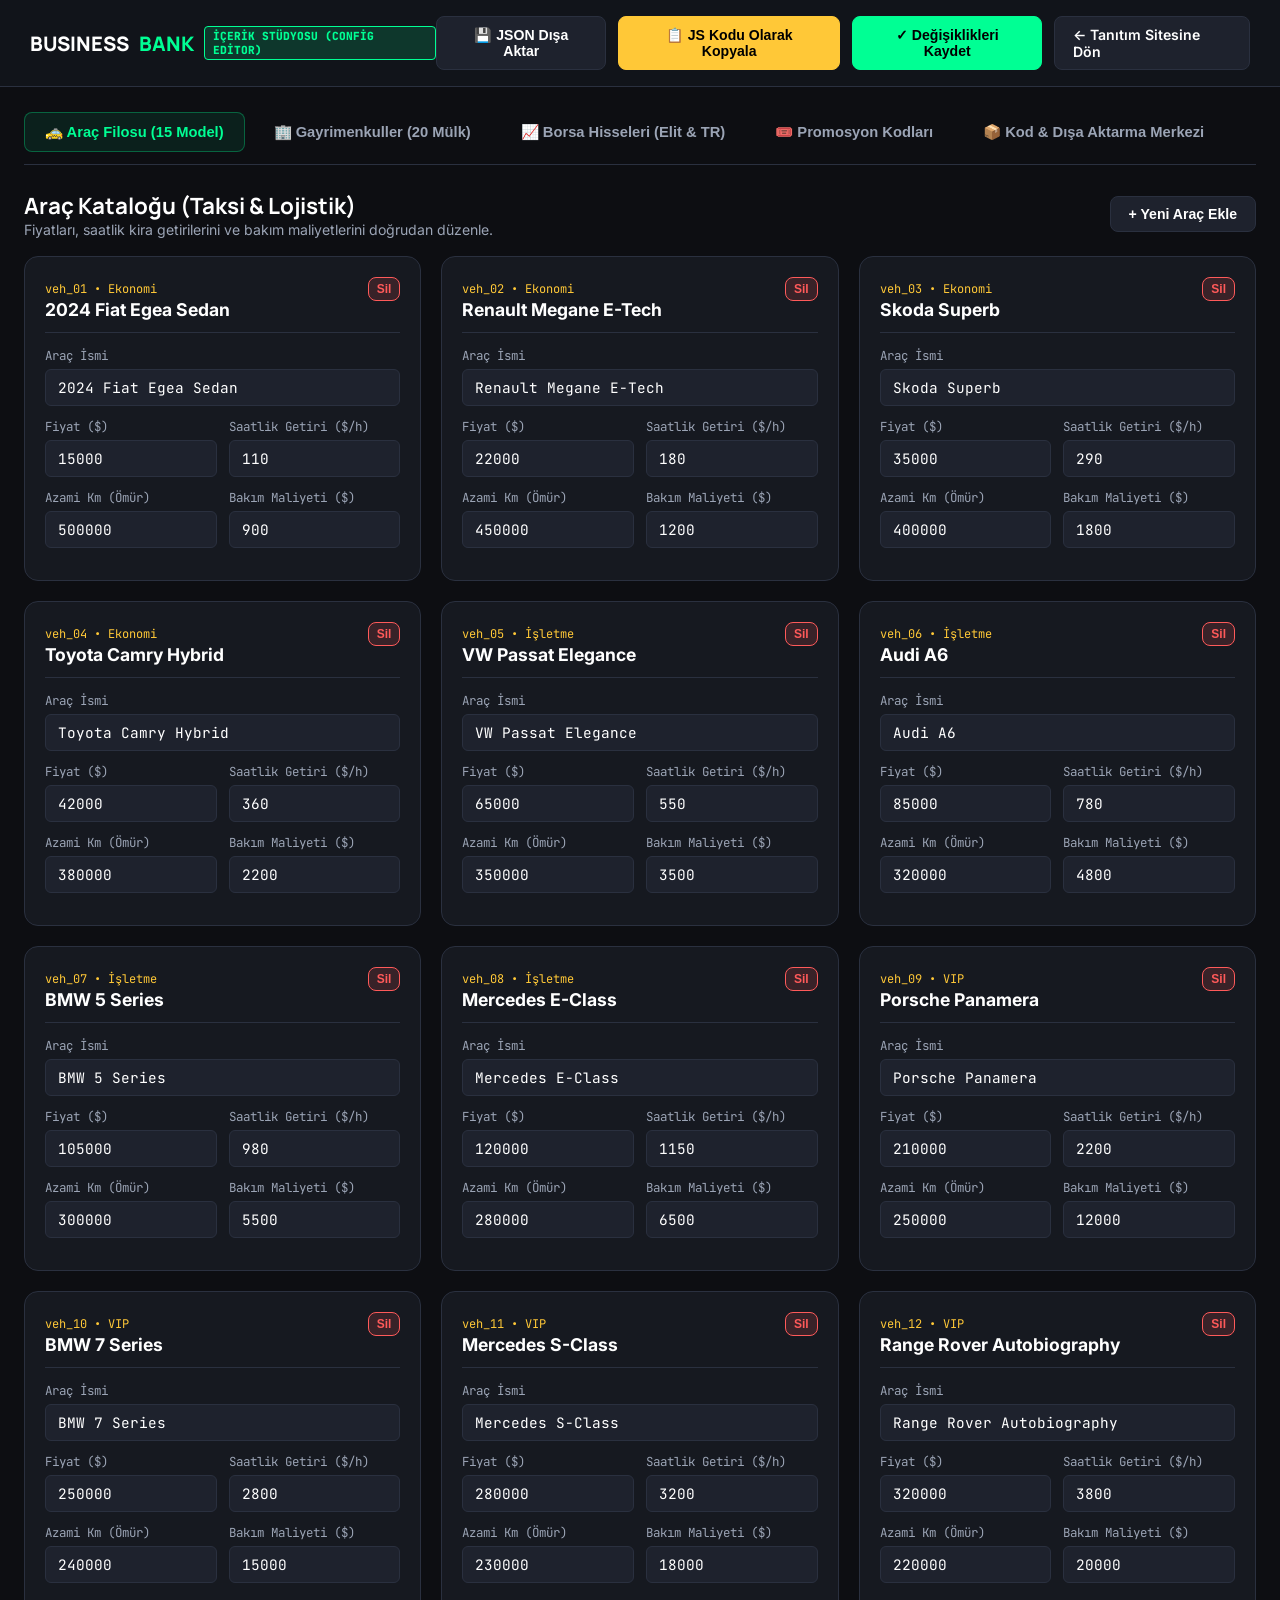
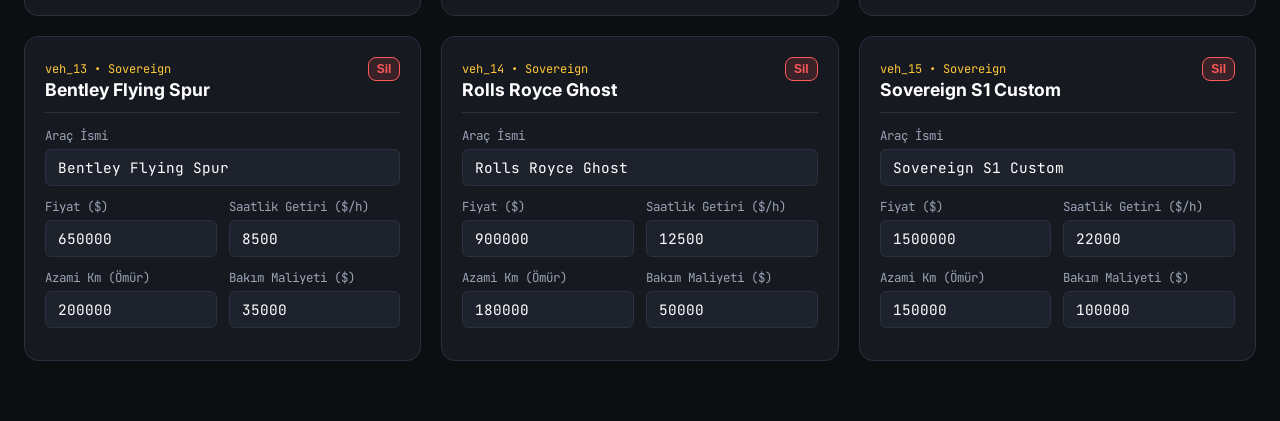
<file: editor.html>
<!DOCTYPE html>
<html lang="tr">
<head>
  <meta charset="UTF-8">
  <meta name="viewport" content="width=device-width, initial-scale=1.0">
  <title>Business Bank — Oyun İçerik & Konfigürasyon Editörü (Admin Studio)</title>
  <link rel="icon" type="image/png" href="assets/img/favicon.png">
  <link rel="preconnect" href="https://fonts.googleapis.com">
  <link rel="preconnect" href="https://fonts.gstatic.com" crossorigin>
  <link href="https://fonts.googleapis.com/css2?family=Inter:wght@400;500;600;700;800&family=JetBrains+Mono:wght@400;500;700&family=Manrope:wght@700;800;900&display=swap" rel="stylesheet">
  <style>
    :root {
      --bg-dark: #0D0E12;
      --bg-card: #161920;
      --bg-surface: #1E222D;
      --border: #2A303F;
      --border-focus: #00FF94;
      --neon: #00FF94;
      --gold: #FFC837;
      --red: #FF5A5A;
      --text-white: #FFFFFF;
      --text-muted: #9BA4B5;
      --text-dim: #5A6478;
      --font-main: 'Inter', sans-serif;
      --font-mono: 'JetBrains Mono', monospace;
      --font-head: 'Manrope', sans-serif;
    }

    * { margin: 0; padding: 0; box-sizing: border-box; }
    body {
      background: var(--bg-dark);
      color: var(--text-white);
      font-family: var(--font-main);
      padding-bottom: 60px;
    }

    /* Top Nav */
    .topbar {
      background: #11141A;
      border-bottom: 1px solid var(--border);
      padding: 16px 30px;
      display: flex;
      justify-content: space-between;
      align-items: center;
      position: sticky;
      top: 0;
      z-index: 100;
    }

    .brand-title {
      font-family: var(--font-head);
      font-size: 1.25rem;
      font-weight: 900;
      display: flex;
      align-items: center;
      gap: 10px;
    }
    .brand-title span { color: var(--neon); }
    .badge-admin {
      background: rgba(0, 255, 148, 0.15);
      border: 1px solid var(--neon);
      color: var(--neon);
      font-family: var(--font-mono);
      font-size: 0.7rem;
      padding: 2px 8px;
      border-radius: 4px;
      text-transform: uppercase;
    }

    .top-actions {
      display: flex;
      gap: 12px;
    }

    .btn {
      display: inline-flex;
      align-items: center;
      gap: 8px;
      padding: 9px 18px;
      border-radius: 8px;
      font-weight: 600;
      font-size: 0.88rem;
      cursor: pointer;
      border: 1px solid transparent;
      transition: all 0.2s;
    }
    .btn-neon { background: var(--neon); color: #000; border-color: var(--neon); }
    .btn-neon:hover { background: #00DD80; }
    .btn-gold { background: var(--gold); color: #000; border-color: var(--gold); }
    .btn-gold:hover { background: #E6B22A; }
    .btn-secondary { background: var(--bg-surface); color: #FFF; border-color: var(--border); }
    .btn-secondary:hover { border-color: var(--text-muted); }
    .btn-danger { background: rgba(255, 90, 90, 0.15); color: var(--red); border-color: var(--red); }
    .btn-danger:hover { background: var(--red); color: #FFF; }

    /* Layout */
    .container {
      max-width: 1300px;
      margin: 25px auto 0;
      padding: 0 24px;
    }

    /* Tabs */
    .tab-bar {
      display: flex;
      gap: 8px;
      border-bottom: 1px solid var(--border);
      padding-bottom: 12px;
      margin-bottom: 25px;
      overflow-x: auto;
    }
    .tab-btn {
      background: transparent;
      border: 1px solid transparent;
      color: var(--text-muted);
      padding: 10px 20px;
      border-radius: 8px;
      font-weight: 600;
      font-size: 0.92rem;
      cursor: pointer;
      display: flex;
      align-items: center;
      gap: 8px;
      transition: all 0.2s;
    }
    .tab-btn:hover { color: #FFF; background: var(--bg-surface); }
    .tab-btn.active {
      color: var(--neon);
      background: rgba(0, 255, 148, 0.08);
      border-color: rgba(0, 255, 148, 0.3);
    }

    /* Section Views */
    .tab-view { display: none; }
    .tab-view.active { display: block; }

    /* Content Cards Grid */
    .items-grid {
      display: grid;
      grid-template-columns: repeat(auto-fill, minmax(360px, 1fr));
      gap: 20px;
      margin-top: 18px;
    }

    .editor-card {
      background: var(--bg-card);
      border: 1px solid var(--border);
      border-radius: 14px;
      padding: 20px;
      position: relative;
      transition: border-color 0.2s;
    }
    .editor-card:hover { border-color: var(--border-focus); }

    .card-head {
      display: flex;
      justify-content: space-between;
      align-items: flex-start;
      margin-bottom: 14px;
      border-bottom: 1px solid var(--border);
      padding-bottom: 12px;
    }
    .card-id {
      font-family: var(--font-mono);
      font-size: 0.75rem;
      color: var(--gold);
    }
    .card-name {
      font-size: 1.1rem;
      font-weight: 700;
      margin-top: 2px;
    }

    .form-group {
      margin-bottom: 12px;
    }
    .form-label {
      display: block;
      font-size: 0.78rem;
      color: var(--text-muted);
      margin-bottom: 5px;
      font-family: var(--font-mono);
    }
    .form-input {
      width: 100%;
      background: var(--bg-surface);
      border: 1px solid var(--border);
      color: #FFF;
      padding: 8px 12px;
      border-radius: 6px;
      font-family: var(--font-mono);
      font-size: 0.9rem;
      transition: border-color 0.2s;
    }
    .form-input:focus {
      outline: none;
      border-color: var(--neon);
    }

    .form-row {
      display: grid;
      grid-template-columns: 1fr 1fr;
      gap: 12px;
    }

    /* Output Terminal */
    .terminal-box {
      background: #090B0E;
      border: 1px solid var(--border);
      border-radius: 12px;
      padding: 20px;
      font-family: var(--font-mono);
      font-size: 0.85rem;
      color: #C3CEDF;
      max-height: 480px;
      overflow-y: auto;
      white-space: pre-wrap;
    }

    .toast {
      position: fixed;
      bottom: 24px;
      right: 24px;
      background: var(--neon);
      color: #000;
      padding: 14px 22px;
      border-radius: 10px;
      font-weight: 700;
      font-size: 0.95rem;
      box-shadow: 0 10px 30px rgba(0, 255, 148, 0.4);
      display: none;
      z-index: 1000;
    }
  </style>
</head>
<body>

  <!-- Top Navigation -->
  <header class="topbar">
    <div class="brand-title">
      BUSINESS <span>BANK</span>
      <span class="badge-admin">İçerik Stüdyosu (Config Editor)</span>
    </div>

    <div class="top-actions">
      <button class="btn btn-secondary" onclick="exportJSON()">
        <span>💾 JSON Dışa Aktar</span>
      </button>
      <button class="btn btn-gold" onclick="exportJSCode()">
        <span>📋 JS Kodu Olarak Kopyala</span>
      </button>
      <button class="btn btn-neon" onclick="saveToLocalStorage()">
        <span>✓ Değişiklikleri Kaydet</span>
      </button>
      <a href="index.html" class="btn btn-secondary" style="text-decoration:none;">
        <span>← Tanıtım Sitesine Dön</span>
      </a>
    </div>
  </header>

  <div class="container">
    <!-- Navigation Tabs -->
    <div class="tab-bar">
      <button class="tab-btn active" onclick="switchTab('vehicles')">
        <span>🚕 Araç Filosu (15 Model)</span>
      </button>
      <button class="tab-btn" onclick="switchTab('realestate')">
        <span>🏢 Gayrimenkuller (20 Mülk)</span>
      </button>
      <button class="tab-btn" onclick="switchTab('stocks')">
        <span>📈 Borsa Hisseleri (Elit &amp; TR)</span>
      </button>
      <button class="tab-btn" onclick="switchTab('promos')">
        <span>🎟️ Promosyon Kodları</span>
      </button>
      <button class="tab-btn" onclick="switchTab('export')">
        <span>📦 Kod &amp; Dışa Aktarma Merkezi</span>
      </button>
    </div>

    <!-- ================= TAB 1: VEHICLES ================= -->
    <div class="tab-view active" id="view-vehicles">
      <div style="display: flex; justify-content: space-between; align-items: center; margin-bottom: 12px;">
        <div>
          <h2 style="font-family: var(--font-head); font-size: 1.4rem;">Araç Kataloğu (Taksi &amp; Lojistik)</h2>
          <p style="color: var(--text-muted); font-size: 0.88rem;">Fiyatları, saatlik kira getirilerini ve bakım maliyetlerini doğrudan düzenle.</p>
        </div>
        <button class="btn btn-secondary" onclick="addNewVehicle()">+ Yeni Araç Ekle</button>
      </div>

      <div class="items-grid" id="vehicles-container"></div>
    </div>

    <!-- ================= TAB 2: REAL ESTATE ================= -->
    <div class="tab-view" id="view-realestate">
      <div style="display: flex; justify-content: space-between; align-items: center; margin-bottom: 12px;">
        <div>
          <h2 style="font-family: var(--font-head); font-size: 1.4rem;">Gayrimenkul Kataloğu (20 Mülk)</h2>
          <p style="color: var(--text-muted); font-size: 0.88rem;">Daire, AVM ve İş Merkezlerinin taban fiyatlarını ve saatlik kiralarını düzenle.</p>
        </div>
      </div>

      <div class="items-grid" id="realestate-container"></div>
    </div>

    <!-- ================= TAB 3: STOCKS ================= -->
    <div class="tab-view" id="view-stocks">
      <div style="display: flex; justify-content: space-between; align-items: center; margin-bottom: 12px;">
        <div>
          <h2 style="font-family: var(--font-head); font-size: 1.4rem;">Borsa Hisseleri &amp; Temettü Oranları</h2>
          <p style="color: var(--text-muted); font-size: 0.88rem;">Hisselerin başlangıç fiyatlarını, sektörlerini ve saatlik temettü oranlarını ayarla.</p>
        </div>
      </div>

      <div class="items-grid" id="stocks-container"></div>
    </div>

    <!-- ================= TAB 4: PROMOS ================= -->
    <div class="tab-view" id="view-promos">
      <div style="display: flex; justify-content: space-between; align-items: center; margin-bottom: 12px;">
        <div>
          <h2 style="font-family: var(--font-head); font-size: 1.4rem;">Promosyon Kodları &amp; Ödüller</h2>
          <p style="color: var(--text-muted); font-size: 0.88rem;">Oyuncuların Profil ekranında girebileceği hediye kodlarını yönet.</p>
        </div>
        <button class="btn btn-secondary" onclick="addNewPromo()">+ Yeni Kod Ekle</button>
      </div>

      <div class="items-grid" id="promos-container"></div>
    </div>

    <!-- ================= TAB 5: EXPORT ================= -->
    <div class="tab-view" id="view-export">
      <h2 style="font-family: var(--font-head); font-size: 1.4rem; margin-bottom: 8px;">Dışa Aktarma &amp; Kod Üretici</h2>
      <p style="color: var(--text-muted); font-size: 0.9rem; margin-bottom: 20px;">
        Düzenlediğin verileri doğrudan kopyalayarak projenin <code>src/data/taxiData.js</code> veya <code>src/data/realEstateData.js</code> dosyalarına yapıştırabilirsin.
      </p>

      <div style="display: flex; gap: 12px; margin-bottom: 16px;">
        <button class="btn btn-neon" onclick="generateExport('taxi')">taxiData.js Kodunu Üret</button>
        <button class="btn btn-gold" onclick="generateExport('realestate')">realEstateData.js Kodunu Üret</button>
        <button class="btn btn-secondary" onclick="generateExport('json')">Tam JSON Konfigürasyonu</button>
      </div>

      <div class="terminal-box" id="export-terminal">// Kod burada oluşturulacak...</div>
    </div>
  </div>

  <div class="toast" id="toast">✓ Değişiklikler tarayıcı hafızasına kaydedildi!</div>

  <script>
    // Initial Seed Data (mirrors exact in-game taxiData.js)
    let gameData = {
      vehicles: [
        { id: "veh_01", name: "2024 Fiat Egea Sedan", class: "Ekonomi", cost: 15000, rent: 110, maxKm: 500000, maintenanceCost: 900 },
        { id: "veh_02", name: "Renault Megane E-Tech", class: "Ekonomi", cost: 22000, rent: 180, maxKm: 450000, maintenanceCost: 1200 },
        { id: "veh_03", name: "Skoda Superb", class: "Ekonomi", cost: 35000, rent: 290, maxKm: 400000, maintenanceCost: 1800 },
        { id: "veh_04", name: "Toyota Camry Hybrid", class: "Ekonomi", cost: 42000, rent: 360, maxKm: 380000, maintenanceCost: 2200 },
        { id: "veh_05", name: "VW Passat Elegance", class: "İşletme", cost: 65000, rent: 550, maxKm: 350000, maintenanceCost: 3500 },
        { id: "veh_06", name: "Audi A6", class: "İşletme", cost: 85000, rent: 780, maxKm: 320000, maintenanceCost: 4800 },
        { id: "veh_07", name: "BMW 5 Series", class: "İşletme", cost: 105000, rent: 980, maxKm: 300000, maintenanceCost: 5500 },
        { id: "veh_08", name: "Mercedes E-Class", class: "İşletme", cost: 120000, rent: 1150, maxKm: 280000, maintenanceCost: 6500 },
        { id: "veh_09", name: "Porsche Panamera", class: "VIP", cost: 210000, rent: 2200, maxKm: 250000, maintenanceCost: 12000 },
        { id: "veh_10", name: "BMW 7 Series", class: "VIP", cost: 250000, rent: 2800, maxKm: 240000, maintenanceCost: 15000 },
        { id: "veh_11", name: "Mercedes S-Class", class: "VIP", cost: 280000, rent: 3200, maxKm: 230000, maintenanceCost: 18000 },
        { id: "veh_12", name: "Range Rover Autobiography", class: "VIP", cost: 320000, rent: 3800, maxKm: 220000, maintenanceCost: 20000 },
        { id: "veh_13", name: "Bentley Flying Spur", class: "Sovereign", cost: 650000, rent: 8500, maxKm: 200000, maintenanceCost: 35000 },
        { id: "veh_14", name: "Rolls Royce Ghost", class: "Sovereign", cost: 900000, rent: 12500, maxKm: 180000, maintenanceCost: 50000 },
        { id: "veh_15", name: "Sovereign S1 Custom", class: "Sovereign", cost: 1500000, rent: 22000, maxKm: 150000, maintenanceCost: 100000 }
      ],
      realestate: [
        { id: "re_apt_01", name: "Obsidian Sky Loft", city: "Istanbul", cost: 450000, rent: 1800, taxRate: 0.12 },
        { id: "re_apt_02", name: "Marble Penthouse", city: "New York", cost: 1200000, rent: 5500, taxRate: 0.25 },
        { id: "re_apt_05", name: "Azure Marina Flat", city: "Dubai", cost: 2500000, rent: 12000, taxRate: 0.05 },
        { id: "re_apt_10", name: "Royal Monaco Suite", city: "Monte Carlo", cost: 8500000, rent: 45000, taxRate: 0.02 },
        { id: "re_mall_01", name: "Neon District Mall", city: "Seoul", cost: 25000000, rent: 125000, taxRate: 0.15 },
        { id: "re_mall_03", name: "The Sovereign Hub", city: "Dubai", cost: 85000000, rent: 480000, taxRate: 0.05 },
        { id: "re_biz_01", name: "Fintech Tower 1", city: "Frankfurt", cost: 15000000, rent: 75000, taxRate: 0.22 },
        { id: "re_biz_05", name: "Sovereign Wealth Tower", city: "Hong Kong", cost: 120000000, rent: 850000, taxRate: 0.15 }
      ],
      stocks: [
        { id: "KHOC", name: "Koç Holding", country: "TR", price: 215.40, dividendYield: 0.052 },
        { id: "APPL", name: "Apple Inc.", country: "ABD", price: 242.80, dividendYield: 0.015 },
        { id: "MSFT", name: "Microsoft Corp.", country: "ABD", price: 448.20, dividendYield: 0.021 },
        { id: "NVDA", name: "Nvidia Corp.", country: "ABD", price: 135.50, dividendYield: 0.008 },
        { id: "TSLA", name: "Tesla Motors", country: "ABD", price: 218.90, dividendYield: 0.000 },
        { id: "THYAO", name: "Türk Hava Yolları", country: "TR", price: 310.00, dividendYield: 0.045 }
      ],
      promos: [
        { code: "erkam1m", reward: 1000000, maxUses: 1, active: true },
        { code: "erkam5m", reward: 5000000, maxUses: 2, active: true },
        { code: "erkam100m", reward: 100000000, maxUses: 1, active: true },
        { code: "simsekvip", reward: 50000000, maxUses: 1, active: true }
      ]
    };

    // Load from localStorage if present
    const saved = localStorage.getItem("bb_game_config");
    if (saved) {
      try { gameData = JSON.parse(saved); } catch(e){}
    }

    function renderVehicles() {
      const container = document.getElementById("vehicles-container");
      container.innerHTML = "";
      gameData.vehicles.forEach((v, index) => {
        container.innerHTML += `
          <div class="editor-card">
            <div class="card-head">
              <div>
                <span class="card-id">${v.id} • ${v.class}</span>
                <div class="card-name">${v.name}</div>
              </div>
              <button class="btn btn-danger" style="padding:4px 8px; font-size:0.75rem;" onclick="deleteVehicle(${index})">Sil</button>
            </div>
            <div class="form-group">
              <label class="form-label">Araç İsmi</label>
              <input type="text" class="form-input" value="${v.name}" onchange="updateVehicle(${index}, 'name', this.value)">
            </div>
            <div class="form-row">
              <div class="form-group">
                <label class="form-label">Fiyat ($)</label>
                <input type="number" class="form-input" value="${v.cost}" onchange="updateVehicle(${index}, 'cost', Number(this.value))">
              </div>
              <div class="form-group">
                <label class="form-label">Saatlik Getiri ($/h)</label>
                <input type="number" class="form-input" value="${v.rent}" onchange="updateVehicle(${index}, 'rent', Number(this.value))">
              </div>
            </div>
            <div class="form-row">
              <div class="form-group">
                <label class="form-label">Azami Km (Ömür)</label>
                <input type="number" class="form-input" value="${v.maxKm}" onchange="updateVehicle(${index}, 'maxKm', Number(this.value))">
              </div>
              <div class="form-group">
                <label class="form-label">Bakım Maliyeti ($)</label>
                <input type="number" class="form-input" value="${v.maintenanceCost}" onchange="updateVehicle(${index}, 'maintenanceCost', Number(this.value))">
              </div>
            </div>
          </div>
        `;
      });
    }

    function renderRealEstate() {
      const container = document.getElementById("realestate-container");
      container.innerHTML = "";
      gameData.realestate.forEach((re, index) => {
        container.innerHTML += `
          <div class="editor-card">
            <div class="card-head">
              <div>
                <span class="card-id">${re.id} • ${re.city}</span>
                <div class="card-name">${re.name}</div>
              </div>
            </div>
            <div class="form-row">
              <div class="form-group">
                <label class="form-label">Fiyat ($)</label>
                <input type="number" class="form-input" value="${re.cost}" onchange="gameData.realestate[${index}].cost = Number(this.value)">
              </div>
              <div class="form-group">
                <label class="form-label">Saatlik Kira ($/h)</label>
                <input type="number" class="form-input" value="${re.rent}" onchange="gameData.realestate[${index}].rent = Number(this.value)">
              </div>
            </div>
            <div class="form-group">
              <label class="form-label">Vergi Oranı (0.10 = %10)</label>
              <input type="number" step="0.01" class="form-input" value="${re.taxRate}" onchange="gameData.realestate[${index}].taxRate = Number(this.value)">
            </div>
          </div>
        `;
      });
    }

    function renderStocks() {
      const container = document.getElementById("stocks-container");
      container.innerHTML = "";
      gameData.stocks.forEach((st, index) => {
        container.innerHTML += `
          <div class="editor-card">
            <div class="card-head">
              <div>
                <span class="card-id">${st.country} Ticker</span>
                <div class="card-name">${st.id} — ${st.name}</div>
              </div>
            </div>
            <div class="form-row">
              <div class="form-group">
                <label class="form-label">Fiyat ($)</label>
                <input type="number" step="0.01" class="form-input" value="${st.price}" onchange="gameData.stocks[${index}].price = Number(this.value)">
              </div>
              <div class="form-group">
                <label class="form-label">Yıllık Temettü (0.05 = %5)</label>
                <input type="number" step="0.001" class="form-input" value="${st.dividendYield}" onchange="gameData.stocks[${index}].dividendYield = Number(this.value)">
              </div>
            </div>
          </div>
        `;
      });
    }

    function renderPromos() {
      const container = document.getElementById("promos-container");
      container.innerHTML = "";
      gameData.promos.forEach((p, index) => {
        container.innerHTML += `
          <div class="editor-card">
            <div class="card-head">
              <div>
                <span class="card-id">Hediye Promosyon Kodu</span>
                <div class="card-name" style="font-family:var(--font-mono); color:var(--neon);">${p.code}</div>
              </div>
              <button class="btn btn-danger" style="padding:4px 8px; font-size:0.75rem;" onclick="gameData.promos.splice(${index},1); renderPromos();">Sil</button>
            </div>
            <div class="form-row">
              <div class="form-group">
                <label class="form-label">Nakit Ödül ($)</label>
                <input type="number" class="form-input" value="${p.reward}" onchange="gameData.promos[${index}].reward = Number(this.value)">
              </div>
              <div class="form-group">
                <label class="form-label">Azami Kullanım Sayısı</label>
                <input type="number" class="form-input" value="${p.maxUses}" onchange="gameData.promos[${index}].maxUses = Number(this.value)">
              </div>
            </div>
          </div>
        `;
      });
    }

    function updateVehicle(index, field, value) {
      gameData.vehicles[index][field] = value;
    }

    function deleteVehicle(index) {
      if (confirm("Bu aracı silmek istediğine emin misin?")) {
        gameData.vehicles.splice(index, 1);
        renderVehicles();
      }
    }

    function addNewVehicle() {
      const newId = "veh_" + String(gameData.vehicles.length + 1).padStart(2, "0");
      gameData.vehicles.push({
        id: newId,
        name: "Yeni Özel Araç Modeli",
        class: "VIP",
        cost: 200000,
        rent: 2000,
        maxKm: 250000,
        maintenanceCost: 10000
      });
      renderVehicles();
    }

    function addNewPromo() {
      const code = prompt("Yeni promosyon kodunu girin (örn: vip2026):");
      if (code) {
        gameData.promos.push({
          code: code.trim().toLowerCase(),
          reward: 10000000,
          maxUses: 1,
          active: true
        });
        renderPromos();
      }
    }

    function switchTab(tabId) {
      document.querySelectorAll(".tab-btn").forEach(b => b.classList.remove("active"));
      document.querySelectorAll(".tab-view").forEach(v => v.classList.remove("active"));
      event.currentTarget.classList.add("active");
      document.getElementById("view-" + tabId).classList.add("active");
    }

    function saveToLocalStorage() {
      localStorage.setItem("bb_game_config", JSON.stringify(gameData));
      showToast("✓ Değişiklikler tarayıcıya kaydedildi!");
    }

    function exportJSON() {
      const dataStr = "data:text/json;charset=utf-8," + encodeURIComponent(JSON.stringify(gameData, null, 2));
      const downloadAnchor = document.createElement("a");
      downloadAnchor.setAttribute("href", dataStr);
      downloadAnchor.setAttribute("download", "business_bank_game_config.json");
      document.body.appendChild(downloadAnchor);
      downloadAnchor.click();
      downloadAnchor.remove();
      showToast("✓ game_config.json dosyası indirildi!");
    }

    function exportJSCode() {
      switchTab('export');
      generateExport('taxi');
    }

    function generateExport(type) {
      const terminal = document.getElementById("export-terminal");
      if (type === 'taxi') {
        terminal.textContent = `export const TAXI_VEHICLE_CATALOG = ${JSON.stringify(gameData.vehicles, null, 2)};`;
      } else if (type === 'realestate') {
        terminal.textContent = `export const REAL_ESTATE_LIST = ${JSON.stringify(gameData.realestate, null, 2)};`;
      } else {
        terminal.textContent = JSON.stringify(gameData, null, 2);
      }
      showToast("✓ Kod terminale aktarıldı!");
    }

    function showToast(msg) {
      const toast = document.getElementById("toast");
      toast.textContent = msg;
      toast.style.display = "block";
      setTimeout(() => { toast.style.display = "none"; }, 3000);
    }

    // Initial Render
    renderVehicles();
    renderRealEstate();
    renderStocks();
    renderPromos();
  </script>
</body>
</html>
</file>
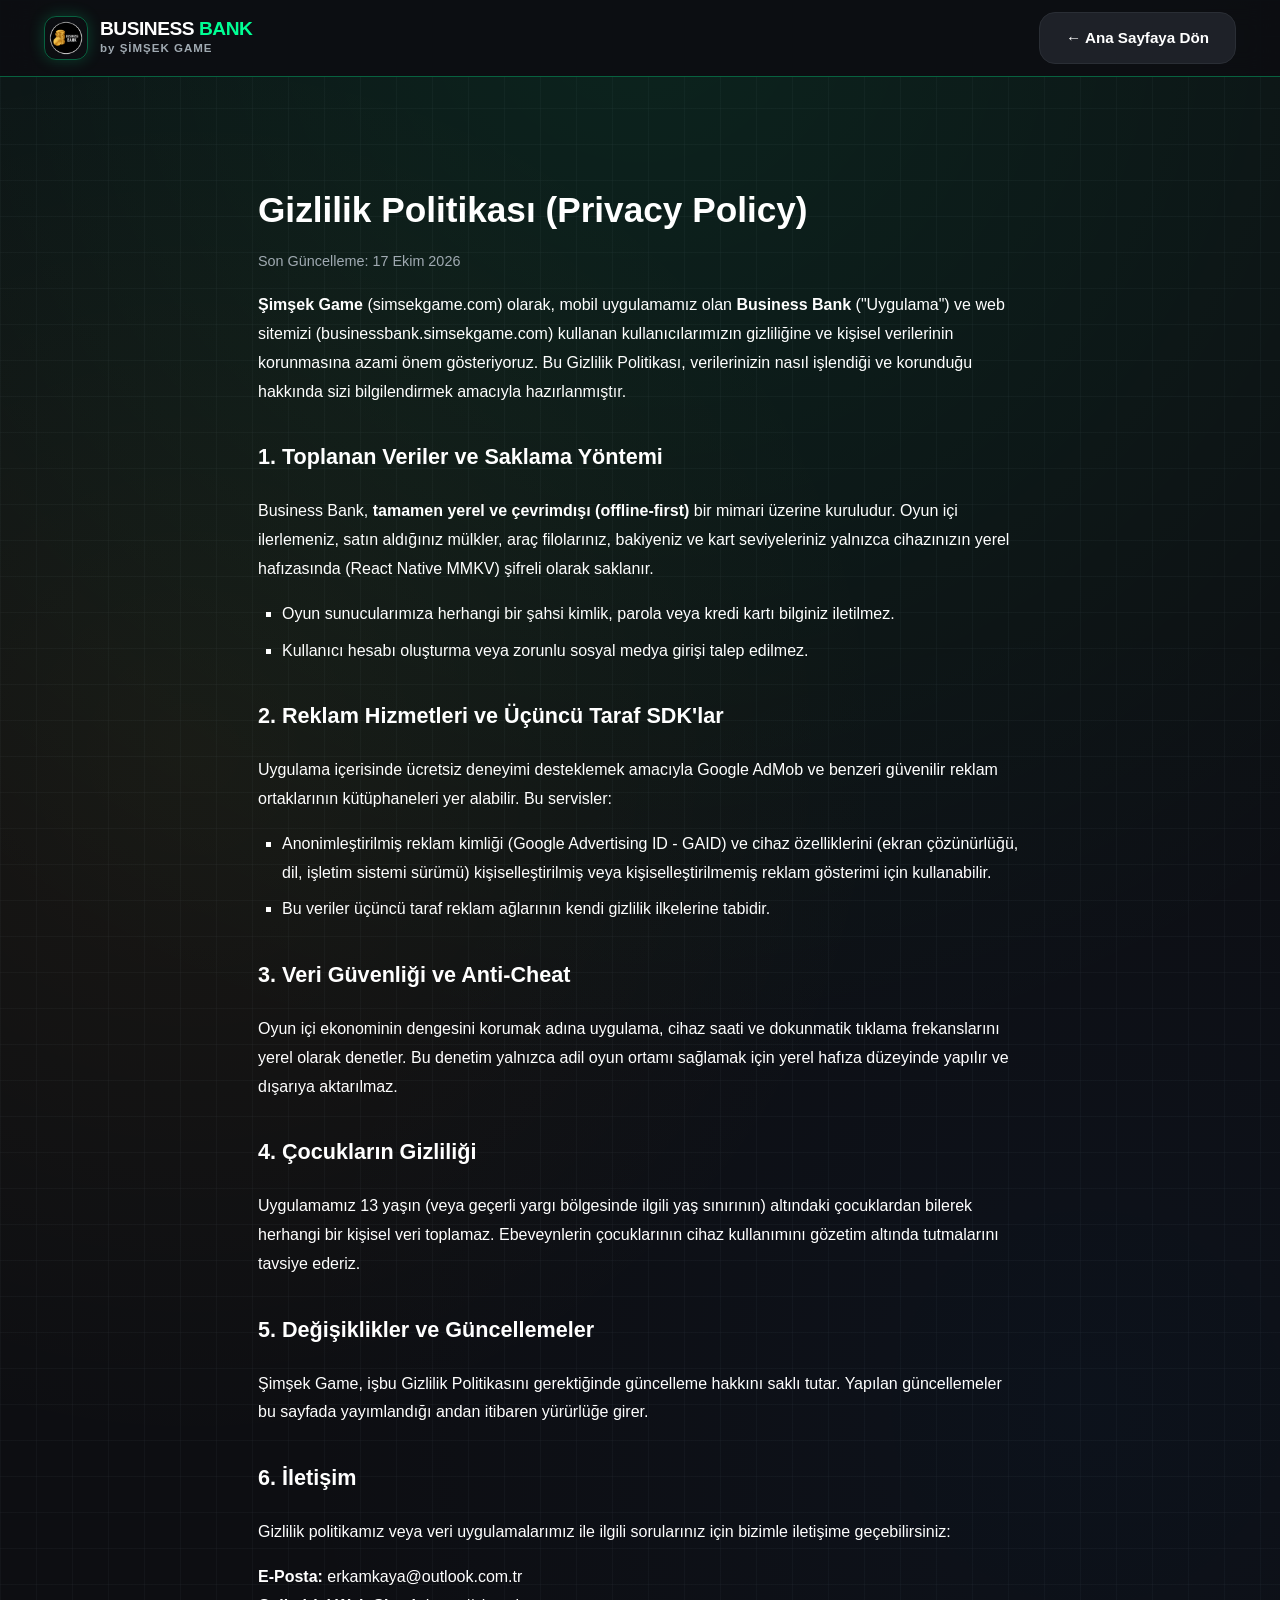
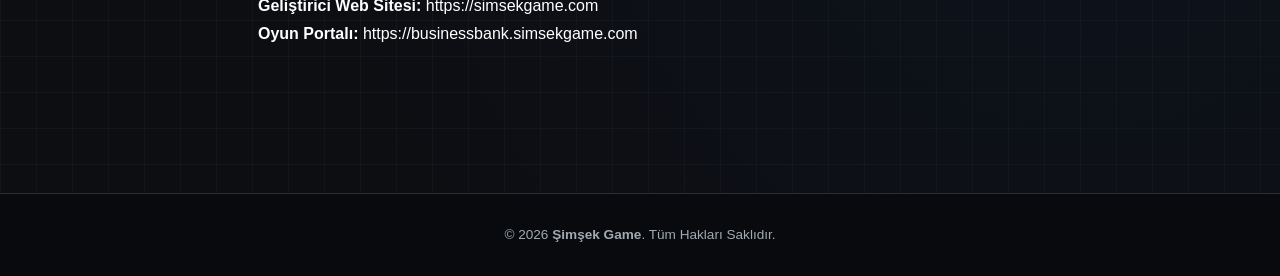
<file: privacy.html>
<!DOCTYPE html>
<html lang="tr">
<head>
  <meta charset="UTF-8">
  <meta name="viewport" content="width=device-width, initial-scale=1.0">
  <title>Gizlilik Politikası | Business Bank & Şimşek Game</title>
  <link rel="icon" type="image/png" href="assets/img/favicon.png">
  <link rel="stylesheet" href="assets/css/style.css">
  <style>
    .legal-page {
      padding: 130px 0 80px 0;
      max-width: 860px;
      margin: 0 auto;
    }
    .legal-content {
      background: var(--bg-surface-elevated);
      border: 1px solid var(--border-subtle);
      border-radius: var(--radius-lg);
      padding: 48px;
      color: var(--text-secondary);
      line-height: 1.8;
    }
    .legal-content h1 {
      color: #fff;
      font-size: 2.2rem;
      margin-bottom: 8px;
    }
    .legal-content h2 {
      color: #fff;
      font-size: 1.35rem;
      margin-top: 32px;
      margin-bottom: 12px;
      border-bottom: 1px solid var(--border-subtle);
      padding-bottom: 8px;
    }
    .legal-content p {
      margin-bottom: 16px;
    }
    .legal-content ul {
      list-style: square;
      padding-left: 24px;
      margin-bottom: 16px;
    }
    .legal-content li {
      margin-bottom: 8px;
    }
  </style>
</head>
<body>

  <!-- HEADER -->
  <header class="header scrolled">
    <div class="container nav-container">
      <a href="index.html" class="logo-wrapper">
        <img src="assets/img/logo.png" alt="Şimşek Game Logo" class="logo-icon">
        <div class="logo-text">
          <div class="logo-brand">BUSINESS <span>BANK</span></div>
          <div class="logo-sub">by ŞİMŞEK GAME</div>
        </div>
      </a>
      <div class="nav-actions">
        <a href="index.html" class="btn btn-secondary">← Ana Sayfaya Dön</a>
      </div>
    </div>
  </header>

  <main class="container legal-page">
    <div class="legal-content">
      <h1>Gizlilik Politikası (Privacy Policy)</h1>
      <p style="color: var(--text-muted); font-size: 0.9rem;">Son Güncelleme: 17 Ekim 2026</p>

      <p>
        <strong>Şimşek Game</strong> (<a href="https://simsekgame.com" style="color: var(--accent-emerald);">simsekgame.com</a>) olarak, mobil uygulamamız olan <strong>Business Bank</strong> ("Uygulama") ve web sitemizi (<a href="https://businessbank.simsekgame.com" style="color: var(--accent-emerald);">businessbank.simsekgame.com</a>) kullanan kullanıcılarımızın gizliliğine ve kişisel verilerinin korunmasına azami önem gösteriyoruz. Bu Gizlilik Politikası, verilerinizin nasıl işlendiği ve korunduğu hakkında sizi bilgilendirmek amacıyla hazırlanmıştır.
      </p>

      <h2>1. Toplanan Veriler ve Saklama Yöntemi</h2>
      <p>
        Business Bank, <strong>tamamen yerel ve çevrimdışı (offline-first)</strong> bir mimari üzerine kuruludur. Oyun içi ilerlemeniz, satın aldığınız mülkler, araç filolarınız, bakiyeniz ve kart seviyeleriniz yalnızca cihazınızın yerel hafızasında (React Native MMKV) şifreli olarak saklanır.
      </p>
      <ul>
        <li>Oyun sunucularımıza herhangi bir şahsi kimlik, parola veya kredi kartı bilginiz iletilmez.</li>
        <li>Kullanıcı hesabı oluşturma veya zorunlu sosyal medya girişi talep edilmez.</li>
      </ul>

      <h2>2. Reklam Hizmetleri ve Üçüncü Taraf SDK'lar</h2>
      <p>
        Uygulama içerisinde ücretsiz deneyimi desteklemek amacıyla Google AdMob ve benzeri güvenilir reklam ortaklarının kütüphaneleri yer alabilir. Bu servisler:
      </p>
      <ul>
        <li>Anonimleştirilmiş reklam kimliği (Google Advertising ID - GAID) ve cihaz özelliklerini (ekran çözünürlüğü, dil, işletim sistemi sürümü) kişiselleştirilmiş veya kişiselleştirilmemiş reklam gösterimi için kullanabilir.</li>
        <li>Bu veriler üçüncü taraf reklam ağlarının kendi gizlilik ilkelerine tabidir.</li>
      </ul>

      <h2>3. Veri Güvenliği ve Anti-Cheat</h2>
      <p>
        Oyun içi ekonominin dengesini korumak adına uygulama, cihaz saati ve dokunmatik tıklama frekanslarını yerel olarak denetler. Bu denetim yalnızca adil oyun ortamı sağlamak için yerel hafıza düzeyinde yapılır ve dışarıya aktarılmaz.
      </p>

      <h2>4. Çocukların Gizliliği</h2>
      <p>
        Uygulamamız 13 yaşın (veya geçerli yargı bölgesinde ilgili yaş sınırının) altındaki çocuklardan bilerek herhangi bir kişisel veri toplamaz. Ebeveynlerin çocuklarının cihaz kullanımını gözetim altında tutmalarını tavsiye ederiz.
      </p>

      <h2>5. Değişiklikler ve Güncellemeler</h2>
      <p>
        Şimşek Game, işbu Gizlilik Politikasını gerektiğinde güncelleme hakkını saklı tutar. Yapılan güncellemeler bu sayfada yayımlandığı andan itibaren yürürlüğe girer.
      </p>

      <h2>6. İletişim</h2>
      <p>
        Gizlilik politikamız veya veri uygulamalarımız ile ilgili sorularınız için bizimle iletişime geçebilirsiniz:
      </p>
      <p>
        <strong>E-Posta:</strong> <a href="mailto:erkamkaya@outlook.com.tr" style="color: var(--accent-emerald);">erkamkaya@outlook.com.tr</a><br>
        <strong>Geliştirici Web Sitesi:</strong> <a href="https://simsekgame.com" target="_blank" style="color: var(--accent-emerald);">https://simsekgame.com</a><br>
        <strong>Oyun Portalı:</strong> <a href="https://businessbank.simsekgame.com" target="_blank" style="color: var(--accent-emerald);">https://businessbank.simsekgame.com</a>
      </p>
    </div>
  </main>

  <footer class="footer" style="padding: 30px 0;">
    <div class="container" style="text-align: center; font-size: 0.85rem; color: var(--text-muted);">
      © 2026 <strong>Şimşek Game</strong>. Tüm Hakları Saklıdır.
    </div>
  </footer>

</body>
</html>
</file>
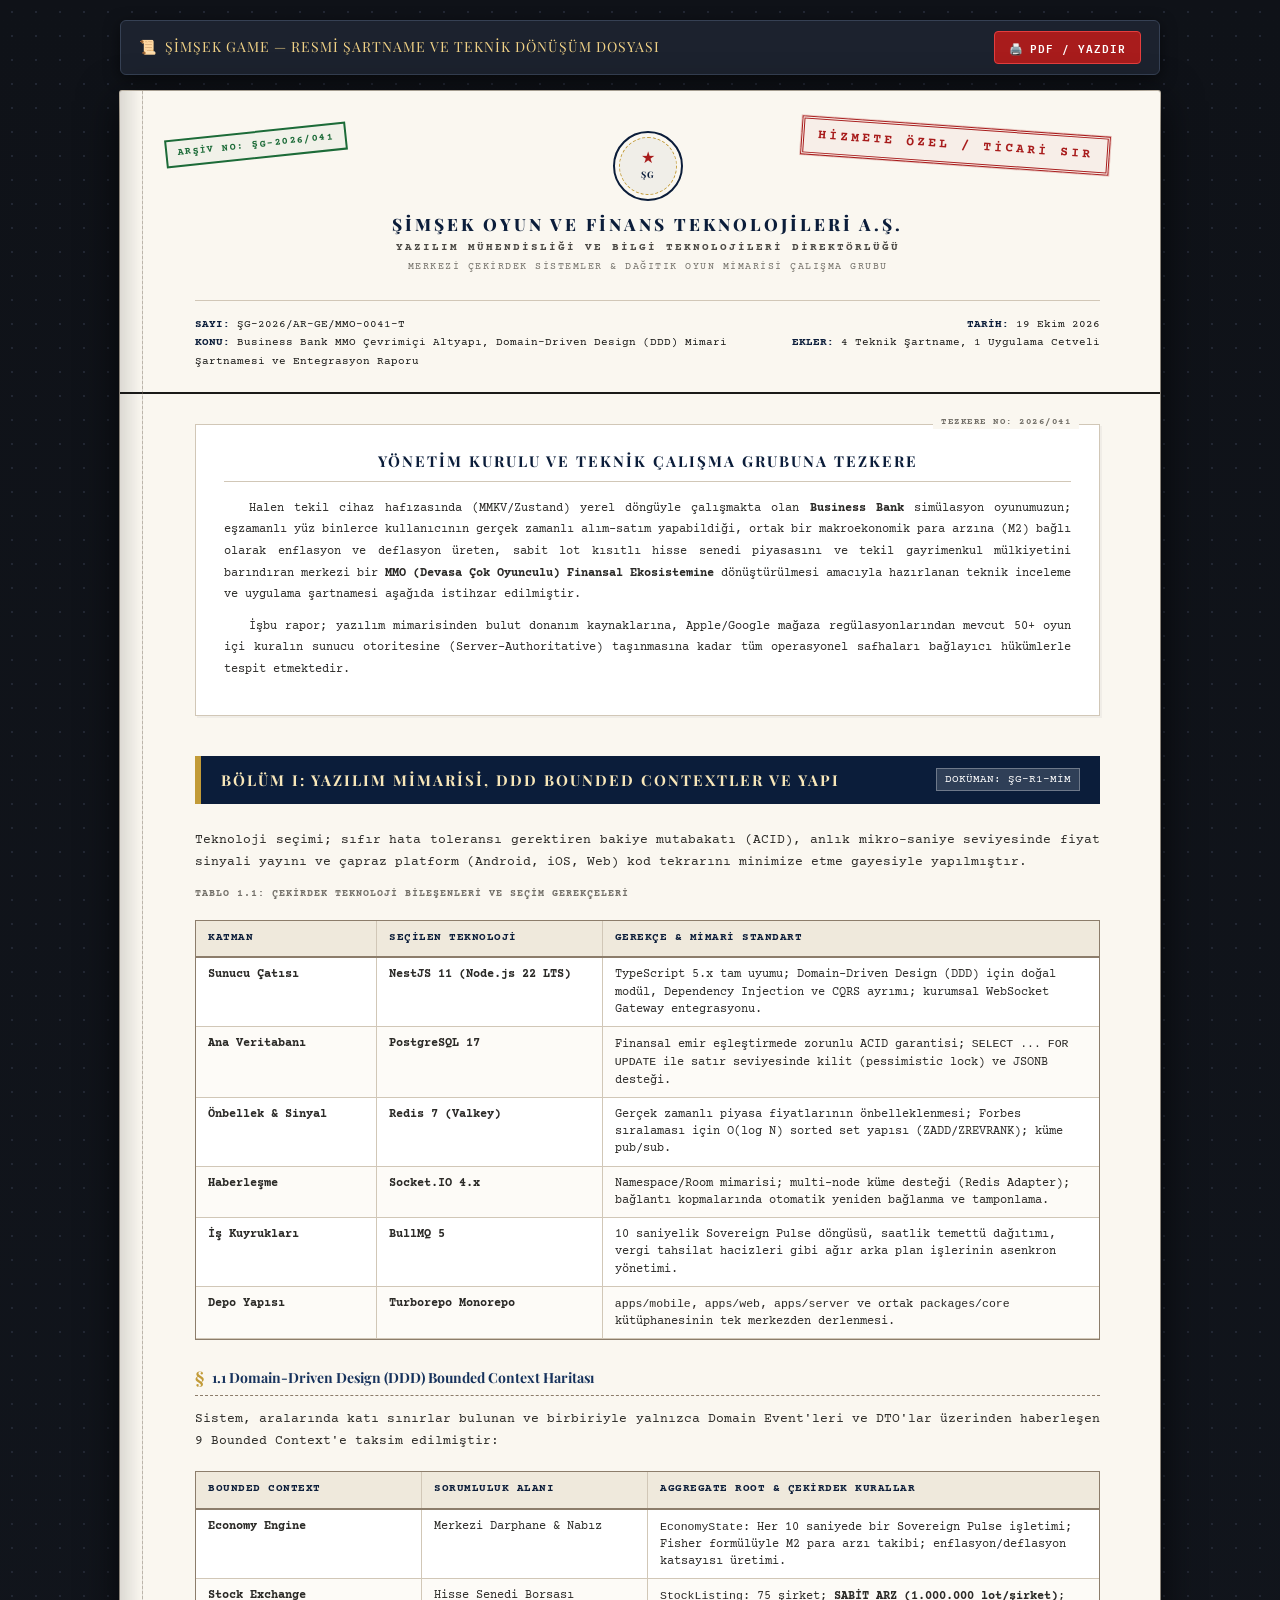
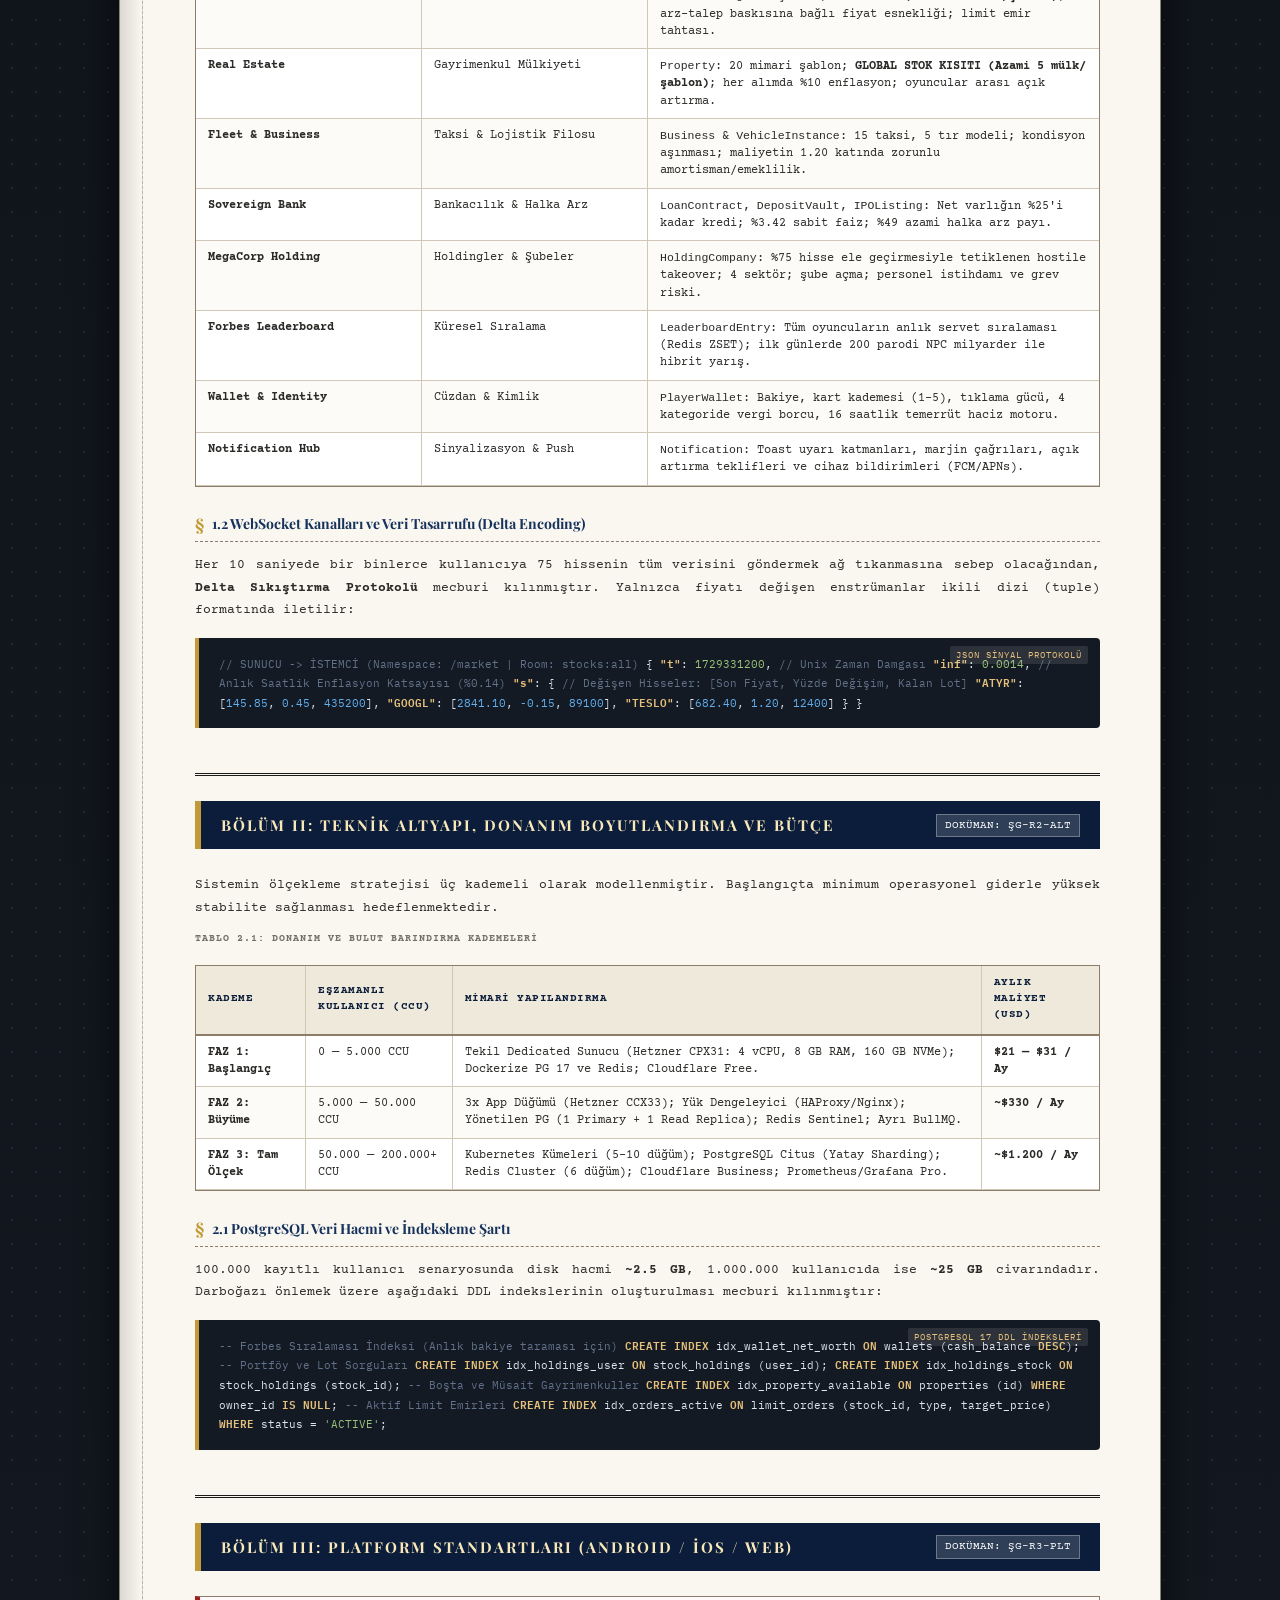
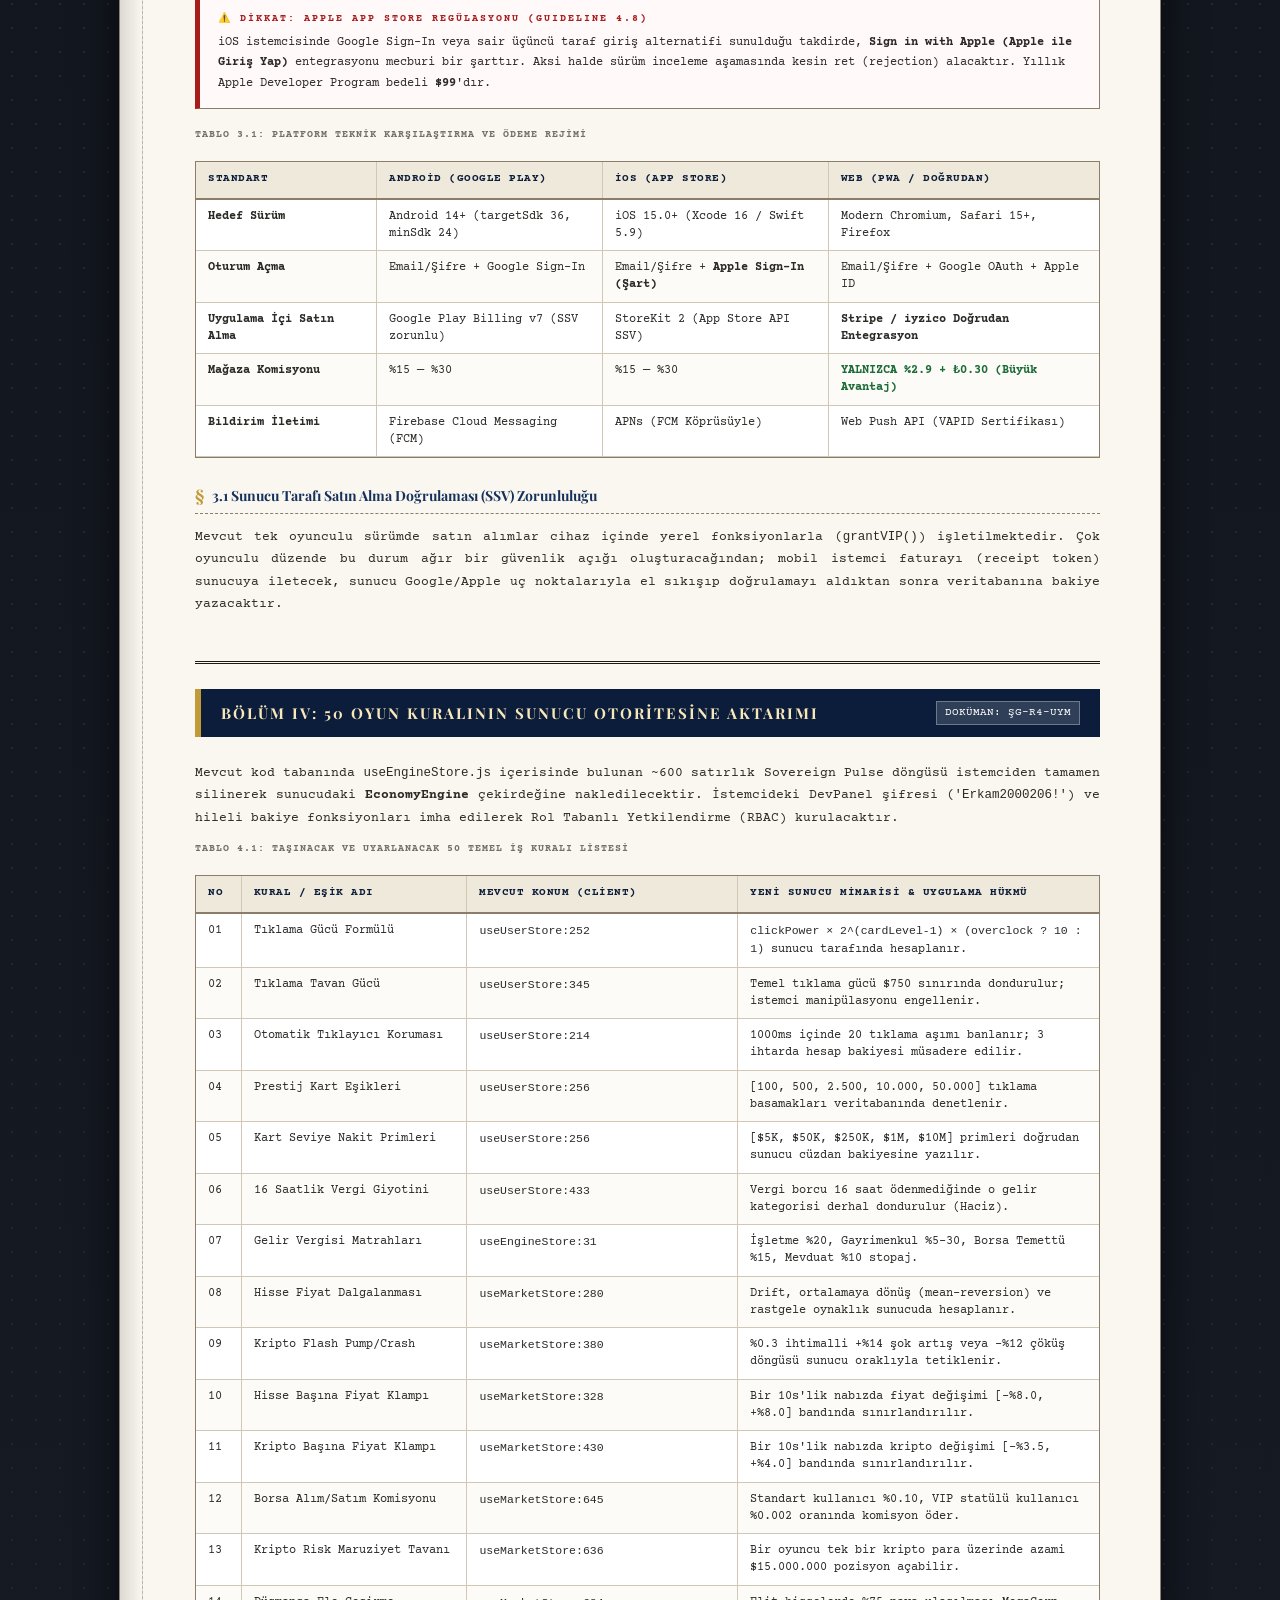
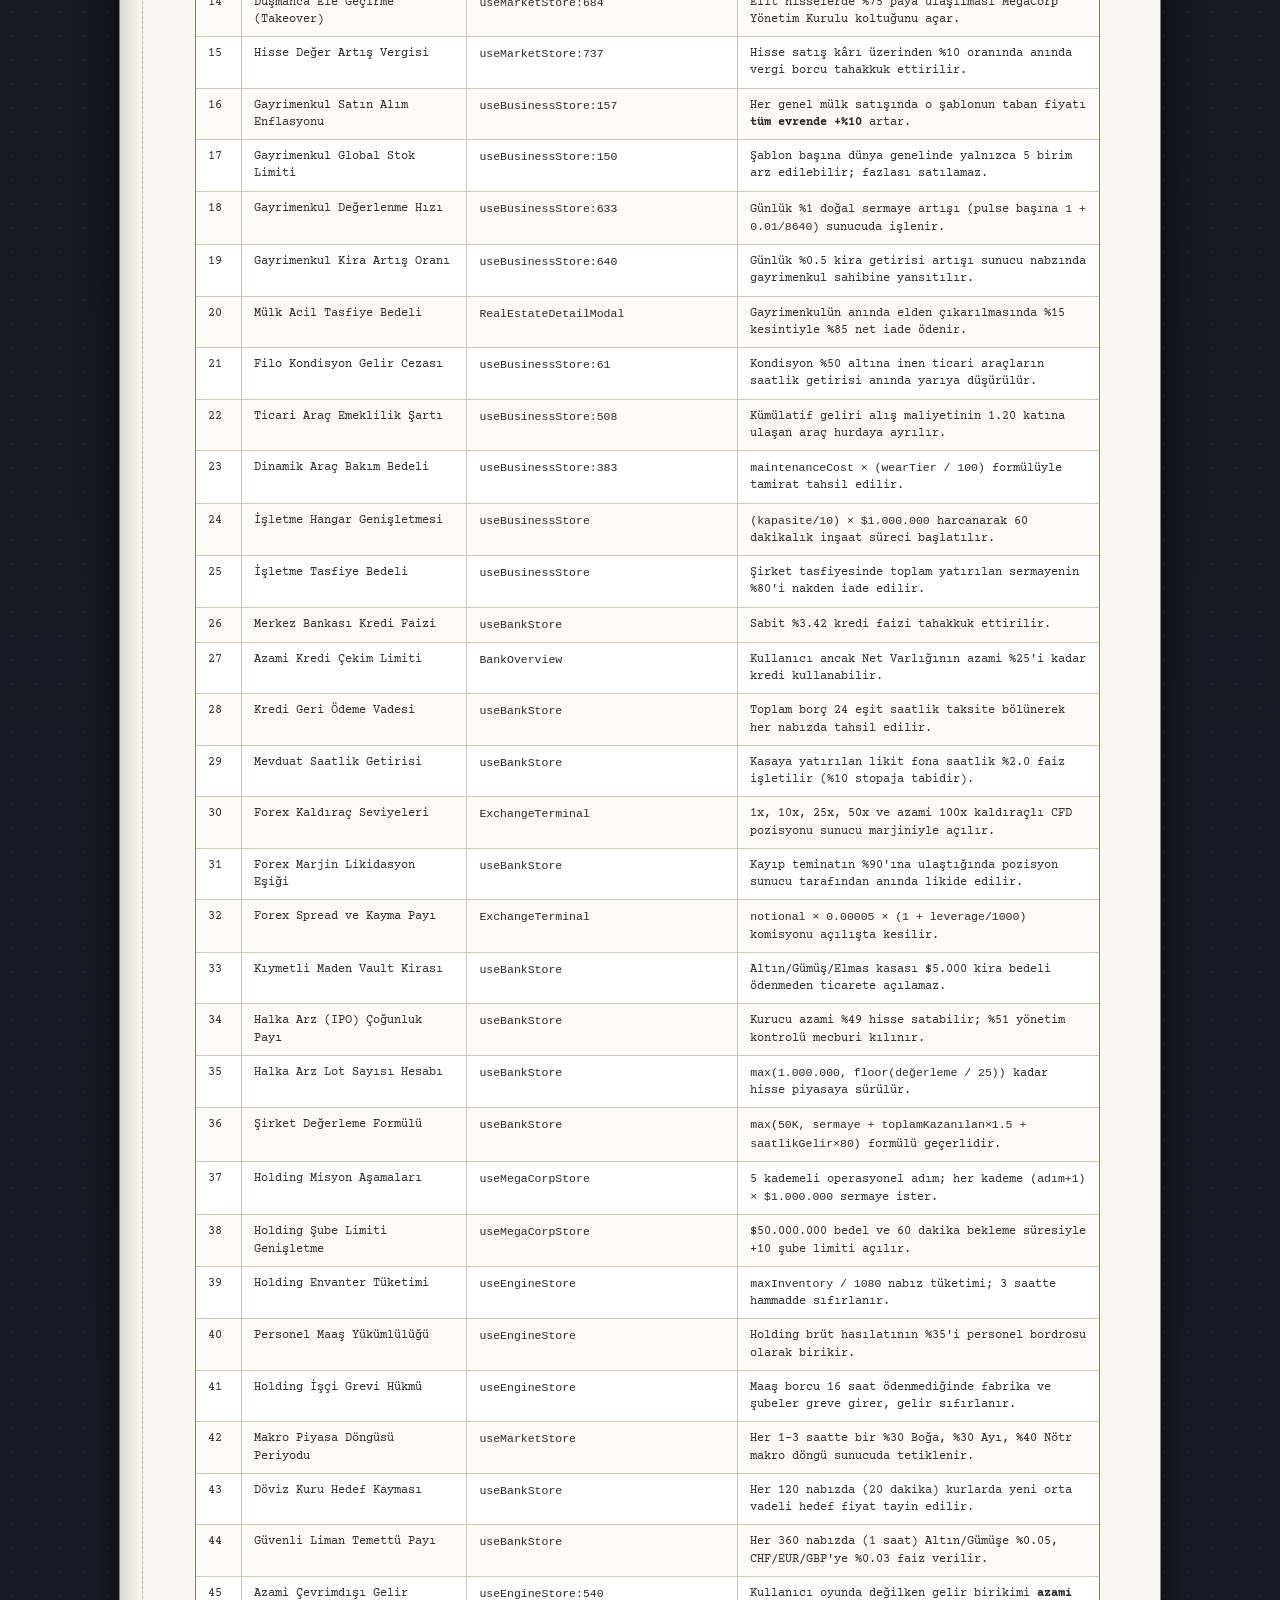
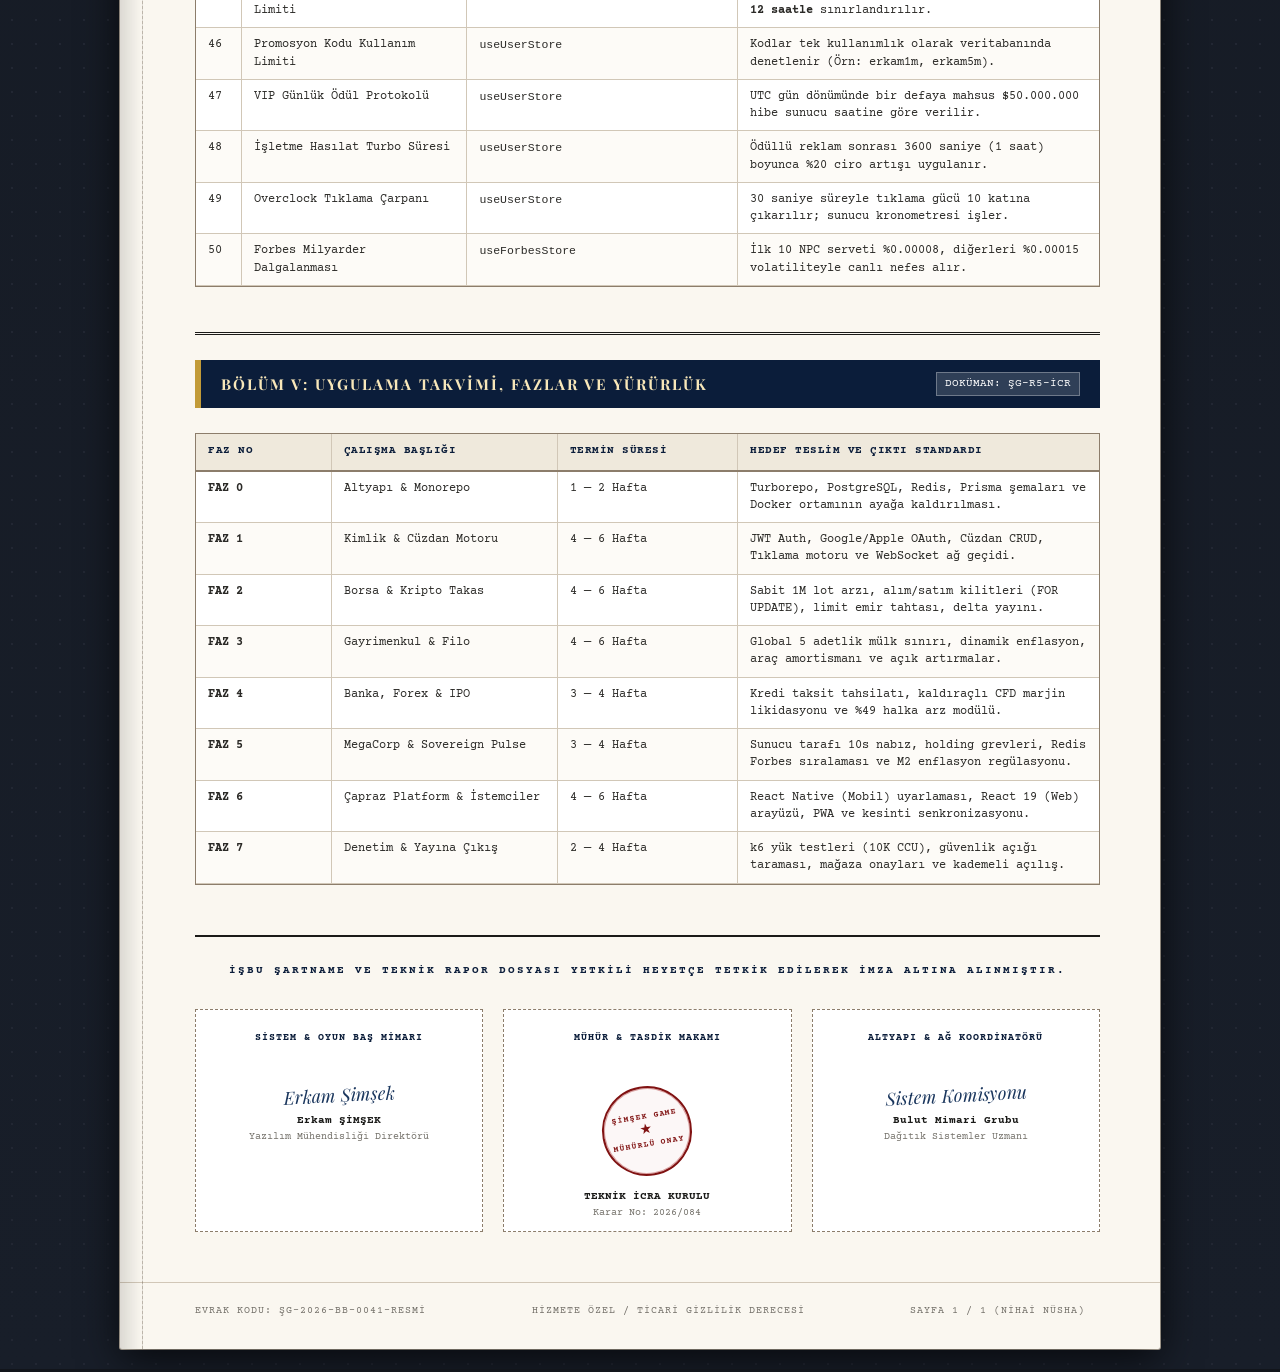
<file: resmi-teknik-rapor.html>
<!DOCTYPE html>
<html lang="tr">
<head>
<meta charset="UTF-8">
<meta name="viewport" content="width=device-width, initial-scale=1.0">
<title>T.C. ŞİMŞEK OYUN TEKNOLOJİLERİ A.Ş. — RESMİ TEKNİK RAPOR DOSYASI</title>
<style>
  @import url('https://fonts.googleapis.com/css2?family=Courier+Prime:ital,wght@0,400;0,700;1,400&family=IBM+Plex+Mono:ital,wght@0,300;0,400;0,500;0,600;0,700;1,400&family=Playfair+Display:ital,wght@0,600;0,700;0,800;0,900;1,600&family=Inter:wght@300;400;500;600;700&display=swap');

  :root {
    --paper-bg: #FAF7F0;
    --paper-card: #FFFFFF;
    --paper-border: #D1C7B7;
    --paper-dark-border: #8C7D6B;
    --ink-black: #1A1A18;
    --ink-dark: #2B2A27;
    --ink-mid: #4A4843;
    --ink-light: #737069;
    --official-navy: #0B1D3A;
    --official-blue: #16325C;
    --official-red: #A81C1C;
    --official-crimson: #801212;
    --official-gold: #C29B38;
    --gold-dark: #8C6D1F;
    --stamp-green: #1C6B38;
  }

  * { box-sizing: border-box; margin: 0; padding: 0; }

  body {
    background-color: #12151B;
    color: var(--ink-black);
    font-family: 'Courier Prime', 'IBM Plex Mono', Courier, monospace;
    line-height: 1.6;
    font-size: 13px;
    padding: 20px 10px;
    background-image: 
      radial-gradient(#222733 1px, transparent 1px),
      linear-gradient(to bottom, #0F1218, #181E29);
    background-size: 24px 24px, 100% 100%;
  }

  /* ══════════ ÜST KONTROL ÇUBUĞU ══════════ */
  .control-bar {
    max-width: 1040px;
    margin: 0 auto 16px auto;
    background: #1C222E;
    border: 1px solid #364154;
    border-radius: 6px;
    padding: 10px 18px;
    display: flex;
    justify-content: space-between;
    align-items: center;
    color: #E2E8F0;
    box-shadow: 0 4px 15px rgba(0,0,0,0.5);
  }

  .control-bar .title {
    font-family: 'Playfair Display', serif;
    font-size: 14px;
    color: #F1D286;
    letter-spacing: 1px;
    display: flex;
    align-items: center;
    gap: 8px;
  }

  .control-bar .actions {
    display: flex;
    gap: 10px;
  }

  .btn {
    background: var(--official-navy);
    color: #FFF;
    border: 1px solid var(--official-gold);
    padding: 6px 14px;
    font-family: 'IBM Plex Mono', monospace;
    font-size: 11px;
    font-weight: 600;
    text-transform: uppercase;
    letter-spacing: 1px;
    cursor: pointer;
    border-radius: 4px;
    transition: all 0.2s;
    display: inline-flex;
    align-items: center;
    gap: 6px;
  }

  .btn:hover {
    background: var(--official-gold);
    color: var(--official-navy);
  }

  .btn-print {
    background: var(--official-red);
    border-color: #E53E3E;
  }

  .btn-print:hover {
    background: #C53030;
    color: #FFF;
  }

  /* ══════════ EVRAK ANA KONTEYNER ══════════ */
  .dossier {
    max-width: 1040px;
    margin: 0 auto;
    background: var(--paper-bg);
    box-shadow: 0 10px 40px rgba(0,0,0,0.7), 0 0 0 1px var(--paper-border);
    border-radius: 2px;
    position: relative;
    overflow: hidden;
  }

  /* Zımba & Dosya Kenarı Efekti */
  .dossier::before {
    content: '';
    position: absolute;
    top: 0;
    left: 0;
    bottom: 0;
    width: 22px;
    background: linear-gradient(to right, rgba(0,0,0,0.12), transparent);
    border-right: 1px dashed rgba(140, 125, 107, 0.4);
    z-index: 10;
    pointer-events: none;
  }

  /* ══════════ ANTET & RESMİ BAŞLIK ══════════ */
  .official-header {
    padding: 40px 60px 20px 75px;
    border-bottom: 2px solid var(--ink-black);
    position: relative;
  }

  .state-emblem-wrap {
    text-align: center;
    margin-bottom: 12px;
  }

  .state-emblem {
    display: inline-block;
    width: 70px;
    height: 70px;
    border: 2px solid var(--official-navy);
    border-radius: 50%;
    padding: 4px;
    position: relative;
  }

  .state-emblem-inner {
    width: 100%;
    height: 100%;
    border: 1px dashed var(--official-gold);
    border-radius: 50%;
    display: flex;
    flex-direction: column;
    align-items: center;
    justify-content: center;
    background: rgba(11, 29, 58, 0.04);
  }

  .state-emblem-inner .star {
    color: var(--official-red);
    font-size: 16px;
    line-height: 1;
  }

  .state-emblem-inner .text {
    font-family: 'Playfair Display', serif;
    font-size: 9px;
    font-weight: 700;
    letter-spacing: 1px;
    color: var(--official-navy);
  }

  .org-titles {
    text-align: center;
    margin-bottom: 25px;
  }

  .org-title-main {
    font-family: 'Playfair Display', serif;
    font-size: 17px;
    font-weight: 800;
    letter-spacing: 3px;
    text-transform: uppercase;
    color: var(--official-navy);
    line-height: 1.3;
  }

  .org-title-sub {
    font-family: 'Courier Prime', monospace;
    font-size: 11px;
    font-weight: 700;
    letter-spacing: 2px;
    text-transform: uppercase;
    color: var(--ink-mid);
    margin-top: 4px;
  }

  .org-title-dept {
    font-family: 'Courier Prime', monospace;
    font-size: 10px;
    letter-spacing: 1.5px;
    text-transform: uppercase;
    color: var(--ink-light);
    margin-top: 2px;
  }

  /* Evrak Numaraları & Bilgi Bloğu */
  .dispatch-meta {
    display: flex;
    justify-content: space-between;
    font-size: 11px;
    line-height: 1.7;
    margin-top: 20px;
    padding-top: 15px;
    border-top: 1px solid var(--paper-border);
  }

  .dispatch-left {
    flex: 1;
  }

  .dispatch-right {
    text-align: right;
  }

  .meta-label {
    font-weight: 700;
    color: var(--official-navy);
  }

  /* Gizlilik Kaşeleri */
  .security-stamp {
    position: absolute;
    top: 35px;
    right: 50px;
    border: 3px double var(--official-red);
    color: var(--official-red);
    padding: 6px 14px;
    font-size: 13px;
    font-weight: 700;
    letter-spacing: 3px;
    text-transform: uppercase;
    transform: rotate(4deg);
    background: rgba(168, 28, 28, 0.04);
    box-shadow: 0 0 0 1px rgba(168, 28, 28, 0.2);
    user-select: none;
  }

  .archive-stamp {
    position: absolute;
    top: 40px;
    left: 45px;
    border: 2px solid var(--stamp-green);
    color: var(--stamp-green);
    padding: 4px 10px;
    font-size: 10px;
    font-weight: 700;
    letter-spacing: 1.5px;
    transform: rotate(-6deg);
    background: rgba(28, 107, 56, 0.04);
    user-select: none;
  }

  /* ══════════ İÇERİK GÖVDESİ ══════════ */
  .dossier-body {
    padding: 30px 60px 50px 75px;
  }

  /* Evrak Üst Yazı Tezkiresi */
  .dispatch-brief {
    background: #FFF;
    border: 1px solid var(--paper-border);
    padding: 24px 28px;
    margin-bottom: 40px;
    box-shadow: 2px 2px 0 rgba(0,0,0,0.04);
    position: relative;
  }

  .dispatch-brief::before {
    content: 'TEZKERE NO: 2026/041';
    position: absolute;
    top: -10px;
    right: 20px;
    background: var(--paper-bg);
    padding: 0 8px;
    font-size: 9px;
    font-weight: 700;
    letter-spacing: 1.5px;
    color: var(--ink-light);
  }

  .brief-heading {
    text-align: center;
    font-family: 'Playfair Display', serif;
    font-size: 15px;
    font-weight: 700;
    color: var(--official-navy);
    letter-spacing: 2px;
    text-transform: uppercase;
    margin-bottom: 16px;
    padding-bottom: 8px;
    border-bottom: 1px solid var(--paper-border);
  }

  .brief-content {
    font-size: 12px;
    text-align: justify;
    line-height: 1.8;
    color: var(--ink-dark);
  }

  .brief-content p {
    margin-bottom: 10px;
    text-indent: 25px;
  }

  /* ══════════ RAPOR BAŞLIKLARI ══════════ */
  .section-divider {
    border-top: 3px double var(--ink-black);
    margin: 45px 0 25px 0;
    position: relative;
  }

  .section-header-box {
    background: var(--official-navy);
    color: #FFF;
    padding: 12px 20px;
    margin-bottom: 25px;
    display: flex;
    justify-content: space-between;
    align-items: center;
    border-left: 6px solid var(--official-gold);
  }

  .section-header-box .sec-title {
    font-family: 'Playfair Display', serif;
    font-size: 15px;
    font-weight: 700;
    letter-spacing: 2px;
    text-transform: uppercase;
    color: #F8E7B9;
  }

  .section-header-box .sec-code {
    font-family: 'Courier Prime', monospace;
    font-size: 11px;
    background: rgba(255,255,255,0.15);
    padding: 2px 8px;
    border: 1px solid rgba(255,255,255,0.3);
  }

  .sub-title {
    font-family: 'Playfair Display', serif;
    font-size: 14px;
    font-weight: 700;
    color: var(--official-blue);
    margin: 25px 0 12px 0;
    padding-bottom: 4px;
    border-bottom: 1px dashed var(--paper-dark-border);
    display: flex;
    align-items: center;
    gap: 8px;
  }

  .sub-title::before {
    content: '§';
    color: var(--official-gold);
    font-weight: bold;
    font-size: 16px;
  }

  p.text {
    font-size: 12.5px;
    line-height: 1.8;
    color: var(--ink-dark);
    margin-bottom: 12px;
    text-align: justify;
  }

  /* ══════════ TABLOLAR ══════════ */
  .table-wrap {
    margin: 18px 0;
    overflow-x: auto;
    border: 1px solid var(--paper-dark-border);
    background: #FFF;
  }

  table.official-table {
    width: 100%;
    border-collapse: collapse;
    font-size: 11.5px;
    line-height: 1.5;
  }

  table.official-table thead th {
    background: #EFE9DC;
    color: var(--official-navy);
    padding: 10px 12px;
    text-align: left;
    font-weight: 700;
    border-bottom: 2px solid var(--paper-dark-border);
    border-right: 1px solid var(--paper-border);
    letter-spacing: 0.5px;
    text-transform: uppercase;
    font-size: 10.5px;
  }

  table.official-table thead th:last-child {
    border-right: none;
  }

  table.official-table tbody td {
    padding: 8px 12px;
    border-bottom: 1px solid var(--paper-border);
    border-right: 1px solid var(--paper-border);
    color: var(--ink-dark);
    vertical-align: top;
  }

  table.official-table tbody td:last-child {
    border-right: none;
  }

  table.official-table tbody tr:nth-child(even) {
    background: #FDFBF7;
  }

  table.official-table tbody tr:hover {
    background: #F5EEDB;
  }

  .table-caption {
    font-size: 10px;
    font-weight: 700;
    text-transform: uppercase;
    letter-spacing: 1px;
    color: var(--ink-light);
    margin-bottom: 6px;
  }

  /* ══════════ TEKNİK KOD & ŞEMA BLOKLARI ══════════ */
  .schema-block {
    background: #141A24;
    color: #DDE5F0;
    padding: 16px 20px;
    font-family: 'IBM Plex Mono', monospace;
    font-size: 11px;
    line-height: 1.6;
    border-left: 4px solid var(--official-gold);
    border-radius: 0 4px 4px 0;
    margin: 16px 0;
    overflow-x: auto;
    position: relative;
  }

  .schema-block .comment { color: #62728A; }
  .schema-block .keyword { color: #E5C07B; font-weight: 600; }
  .schema-block .string { color: #98C379; }
  .schema-block .type { color: #61AFEF; }
  .schema-block .fn { color: #E06C75; }

  .schema-tag {
    position: absolute;
    top: 8px;
    right: 12px;
    font-size: 9px;
    background: rgba(255,255,255,0.1);
    color: #E5C07B;
    padding: 2px 6px;
    border-radius: 2px;
    letter-spacing: 1px;
    text-transform: uppercase;
  }

  /* ══════════ RESMİ İKAZ & TALİMAT KUTULARI ══════════ */
  .official-notice {
    border: 1px solid var(--paper-dark-border);
    background: #FFFDF8;
    padding: 14px 18px;
    margin: 18px 0;
    position: relative;
    border-left: 5px solid var(--official-navy);
  }

  .official-notice.critical {
    border-left-color: var(--official-red);
    background: #FFF9F9;
  }

  .official-notice.approved {
    border-left-color: var(--stamp-green);
    background: #F8FFF9;
  }

  .notice-head {
    font-size: 10px;
    font-weight: 700;
    text-transform: uppercase;
    letter-spacing: 2px;
    color: var(--official-navy);
    margin-bottom: 6px;
    display: flex;
    align-items: center;
    gap: 6px;
  }

  .official-notice.critical .notice-head { color: var(--official-red); }
  .official-notice.approved .notice-head { color: var(--stamp-green); }

  .notice-body {
    font-size: 12px;
    line-height: 1.7;
    color: var(--ink-dark);
  }

  /* ══════════ İMZA & PARAF SİRKÜLERİ ══════════ */
  .sign-area {
    margin-top: 50px;
    padding-top: 25px;
    border-top: 2px solid var(--ink-black);
  }

  .sign-grid {
    display: grid;
    grid-template-columns: repeat(3, 1fr);
    gap: 20px;
    margin-top: 30px;
    text-align: center;
  }

  .sign-cell {
    border: 1px dashed var(--paper-dark-border);
    padding: 20px 10px 10px 10px;
    background: #FFF;
    position: relative;
  }

  .sign-cell .role {
    font-size: 10px;
    font-weight: 700;
    letter-spacing: 1px;
    text-transform: uppercase;
    color: var(--official-navy);
    margin-bottom: 40px;
  }

  .sign-cell .signature-sample {
    font-family: 'Playfair Display', cursive, serif;
    font-style: italic;
    font-size: 18px;
    color: #1A365D;
    line-height: 1;
    transform: rotate(-3deg);
    margin-bottom: 8px;
  }

  .sign-cell .name {
    font-size: 11px;
    font-weight: 700;
    color: var(--ink-black);
  }

  .sign-cell .title {
    font-size: 9.5px;
    color: var(--ink-light);
  }

  .official-circular-stamp {
    width: 90px;
    height: 90px;
    border: 2px solid var(--official-crimson);
    border-radius: 50%;
    margin: 0 auto;
    display: flex;
    flex-direction: column;
    align-items: center;
    justify-content: center;
    transform: rotate(-10deg);
    color: var(--official-crimson);
    font-size: 8px;
    font-weight: 700;
    letter-spacing: 1px;
    text-transform: uppercase;
    line-height: 1.2;
    background: rgba(168, 28, 28, 0.03);
    box-shadow: inset 0 0 0 1px rgba(168, 28, 28, 0.4);
  }

  /* Sayfa Altlığı */
  .dossier-footer {
    padding: 20px 75px 30px 75px;
    border-top: 1px solid var(--paper-border);
    display: flex;
    justify-content: space-between;
    align-items: center;
    font-size: 10px;
    color: var(--ink-light);
    letter-spacing: 1px;
  }

  /* ══════════ YAZDIRMA (PRINT) PROFİLİ ══════════ */
  @media print {
    body {
      background: #FFF;
      padding: 0;
      color: #000;
    }
    .control-bar { display: none !important; }
    .dossier {
      box-shadow: none;
      border: none;
      max-width: 100%;
    }
    .dossier::before { display: none; }
    .official-header { padding: 20px 40px; }
    .dossier-body { padding: 20px 40px; }
    .section-divider { page-break-before: always; margin-top: 0; }
    .schema-block {
      background: #F0F4F8;
      color: #000;
      border: 1px solid #CCC;
    }
    .sign-cell { background: transparent; }
  }

  @media (max-width: 768px) {
    .official-header, .dossier-body, .dossier-footer {
      padding-left: 30px;
      padding-right: 20px;
    }
    .sign-grid { grid-template-columns: 1fr; }
    .security-stamp, .archive-stamp { display: none; }
  }
</style>
</head>
<body>

<!-- KONTROL & İŞLEM ÇUBUĞU -->
<div class="control-bar">
  <div class="title">
    <span>📜</span> ŞİMŞEK GAME — RESMİ ŞARTNAME VE TEKNİK DÖNÜŞÜM DOSYASI
  </div>
  <div class="actions">
    <button class="btn btn-print" onclick="window.print()">
      <span>🖨️</span> PDF / Yazdır
    </button>
  </div>
</div>

<div class="dossier">

  <!-- RESMİ ANTET BÖLÜMÜ -->
  <header class="official-header">
    <div class="security-stamp">HİZMETE ÖZEL / TİCARİ SIR</div>
    <div class="archive-stamp">ARŞİV NO: ŞG-2026/041</div>

    <div class="state-emblem-wrap">
      <div class="state-emblem">
        <div class="state-emblem-inner">
          <div class="star">★</div>
          <div class="text">ŞG</div>
        </div>
      </div>
    </div>

    <div class="org-titles">
      <div class="org-title-main">ŞİMŞEK OYUN VE FİNANS TEKNOLOJİLERİ A.Ş.</div>
      <div class="org-title-sub">YAZILIM MÜHENDİSLİĞİ VE BİLGİ TEKNOLOJİLERİ DİREKTÖRLÜĞÜ</div>
      <div class="org-title-dept">Merkezi Çekirdek Sistemler & Dağıtık Oyun Mimarisi Çalışma Grubu</div>
    </div>

    <div class="dispatch-meta">
      <div class="dispatch-left">
        <div><span class="meta-label">SAYI:</span> ŞG-2026/AR-GE/MMO-0041-T</div>
        <div><span class="meta-label">KONU:</span> Business Bank MMO Çevrimiçi Altyapı, Domain-Driven Design (DDD) Mimari Şartnamesi ve Entegrasyon Raporu</div>
      </div>
      <div class="dispatch-right">
        <div><span class="meta-label">TARİH:</span> 19 Ekim 2026</div>
        <div><span class="meta-label">EKLER:</span> 4 Teknik Şartname, 1 Uygulama Cetveli</div>
      </div>
    </div>
  </header>

  <div class="dossier-body">

    <!-- TEZKERE & GİRİŞ ÜST YAZISI -->
    <div class="dispatch-brief">
      <div class="brief-heading">YÖNETİM KURULU VE TEKNİK ÇALIŞMA GRUBUNA TEZKERE</div>
      <div class="brief-content">
        <p>
          Halen tekil cihaz hafızasında (MMKV/Zustand) yerel döngüyle çalışmakta olan <strong>Business Bank</strong> simülasyon oyunumuzun; eşzamanlı yüz binlerce kullanıcının gerçek zamanlı alım-satım yapabildiği, ortak bir makroekonomik para arzına (M2) bağlı olarak enflasyon ve deflasyon üreten, sabit lot kısıtlı hisse senedi piyasasını ve tekil gayrimenkul mülkiyetini barındıran merkezi bir <strong>MMO (Devasa Çok Oyunculu) Finansal Ekosistemine</strong> dönüştürülmesi amacıyla hazırlanan teknik inceleme ve uygulama şartnamesi aşağıda istihzar edilmiştir.
        </p>
        <p>
          İşbu rapor; yazılım mimarisinden bulut donanım kaynaklarına, Apple/Google mağaza regülasyonlarından mevcut 50+ oyun içi kuralın sunucu otoritesine (Server-Authoritative) taşınmasına kadar tüm operasyonel safhaları bağlayıcı hükümlerle tespit etmektedir.
        </p>
      </div>
    </div>

    <!-- ════════════════════════════════════════════════════════════════ -->
    <!-- BÖLÜM 1: YAZILIM MİMARİSİ VE TEKNOLOJİ SEÇİMİ -->
    <!-- ════════════════════════════════════════════════════════════════ -->
    <div class="section-header-box">
      <div class="sec-title">BÖLÜM I: YAZILIM MİMARİSİ, DDD BOUNDED CONTEXTLER VE YAPI</div>
      <div class="sec-code">DOKÜMAN: ŞG-R1-MİM</div>
    </div>

    <p class="text">
      Teknoloji seçimi; sıfır hata toleransı gerektiren bakiye mutabakatı (ACID), anlık mikro-saniye seviyesinde fiyat sinyali yayını ve çapraz platform (Android, iOS, Web) kod tekrarını minimize etme gayesiyle yapılmıştır.
    </p>

    <div class="table-caption">TABLO 1.1: ÇEKİRDEK TEKNOLOJİ BİLEŞENLERİ VE SEÇİM GEREKÇELERİ</div>
    <div class="table-wrap">
      <table class="official-table">
        <thead>
          <tr>
            <th style="width: 20%;">Katman</th>
            <th style="width: 25%;">Seçilen Teknoloji</th>
            <th>Gerekçe & Mimari Standart</th>
          </tr>
        </thead>
        <tbody>
          <tr>
            <td><strong>Sunucu Çatısı</strong></td>
            <td><strong>NestJS 11 (Node.js 22 LTS)</strong></td>
            <td>TypeScript 5.x tam uyumu; Domain-Driven Design (DDD) için doğal modül, Dependency Injection ve CQRS ayrımı; kurumsal WebSocket Gateway entegrasyonu.</td>
          </tr>
          <tr>
            <td><strong>Ana Veritabanı</strong></td>
            <td><strong>PostgreSQL 17</strong></td>
            <td>Finansal emir eşleştirmede zorunlu ACID garantisi; <code>SELECT ... FOR UPDATE</code> ile satır seviyesinde kilit (pessimistic lock) ve JSONB desteği.</td>
          </tr>
          <tr>
            <td><strong>Önbellek & Sinyal</strong></td>
            <td><strong>Redis 7 (Valkey)</strong></td>
            <td>Gerçek zamanlı piyasa fiyatlarının önbelleklenmesi; Forbes sıralaması için O(log N) sorted set yapısı (ZADD/ZREVRANK); küme pub/sub.</td>
          </tr>
          <tr>
            <td><strong>Haberleşme</strong></td>
            <td><strong>Socket.IO 4.x</strong></td>
            <td>Namespace/Room mimarisi; multi-node küme desteği (Redis Adapter); bağlantı kopmalarında otomatik yeniden bağlanma ve tamponlama.</td>
          </tr>
          <tr>
            <td><strong>İş Kuyrukları</strong></td>
            <td><strong>BullMQ 5</strong></td>
            <td>10 saniyelik Sovereign Pulse döngüsü, saatlik temettü dağıtımı, vergi tahsilat hacizleri gibi ağır arka plan işlerinin asenkron yönetimi.</td>
          </tr>
          <tr>
            <td><strong>Depo Yapısı</strong></td>
            <td><strong>Turborepo Monorepo</strong></td>
            <td><code>apps/mobile</code>, <code>apps/web</code>, <code>apps/server</code> ve ortak <code>packages/core</code> kütüphanesinin tek merkezden derlenmesi.</td>
          </tr>
        </tbody>
      </table>
    </div>

    <div class="sub-title">1.1 Domain-Driven Design (DDD) Bounded Context Haritası</div>
    <p class="text">
      Sistem, aralarında katı sınırlar bulunan ve birbiriyle yalnızca Domain Event'leri ve DTO'lar üzerinden haberleşen 9 Bounded Context'e taksim edilmiştir:
    </p>

    <div class="table-wrap">
      <table class="official-table">
        <thead>
          <tr>
            <th style="width: 25%;">Bounded Context</th>
            <th style="width: 25%;">Sorumluluk Alanı</th>
            <th>Aggregate Root & Çekirdek Kurallar</th>
          </tr>
        </thead>
        <tbody>
          <tr>
            <td><strong>Economy Engine</strong></td>
            <td>Merkezi Darphane & Nabız</td>
            <td><code>EconomyState</code>: Her 10 saniyede bir Sovereign Pulse işletimi; Fisher formülüyle M2 para arzı takibi; enflasyon/deflasyon katsayısı üretimi.</td>
          </tr>
          <tr>
            <td><strong>Stock Exchange</strong></td>
            <td>Hisse Senedi Borsası</td>
            <td><code>StockListing</code>: 75 şirket; <strong>SABİT ARZ (1.000.000 lot/şirket)</strong>; arz-talep baskısına bağlı fiyat esnekliği; limit emir tahtası.</td>
          </tr>
          <tr>
            <td><strong>Real Estate</strong></td>
            <td>Gayrimenkul Mülkiyeti</td>
            <td><code>Property</code>: 20 mimari şablon; <strong>GLOBAL STOK KISITI (Azami 5 mülk/şablon)</strong>; her alımda %10 enflasyon; oyuncular arası açık artırma.</td>
          </tr>
          <tr>
            <td><strong>Fleet & Business</strong></td>
            <td>Taksi & Lojistik Filosu</td>
            <td><code>Business</code> & <code>VehicleInstance</code>: 15 taksi, 5 tır modeli; kondisyon aşınması; maliyetin 1.20 katında zorunlu amortisman/emeklilik.</td>
          </tr>
          <tr>
            <td><strong>Sovereign Bank</strong></td>
            <td>Bankacılık & Halka Arz</td>
            <td><code>LoanContract</code>, <code>DepositVault</code>, <code>IPOListing</code>: Net varlığın %25'i kadar kredi; %3.42 sabit faiz; %49 azami halka arz payı.</td>
          </tr>
          <tr>
            <td><strong>MegaCorp Holding</strong></td>
            <td>Holdingler & Şubeler</td>
            <td><code>HoldingCompany</code>: %75 hisse ele geçirmesiyle tetiklenen hostile takeover; 4 sektör; şube açma; personel istihdamı ve grev riski.</td>
          </tr>
          <tr>
            <td><strong>Forbes Leaderboard</strong></td>
            <td>Küresel Sıralama</td>
            <td><code>LeaderboardEntry</code>: Tüm oyuncuların anlık servet sıralaması (Redis ZSET); ilk günlerde 200 parodi NPC milyarder ile hibrit yarış.</td>
          </tr>
          <tr>
            <td><strong>Wallet & Identity</strong></td>
            <td>Cüzdan & Kimlik</td>
            <td><code>PlayerWallet</code>: Bakiye, kart kademesi (1-5), tıklama gücü, 4 kategoride vergi borcu, 16 saatlik temerrüt haciz motoru.</td>
          </tr>
          <tr>
            <td><strong>Notification Hub</strong></td>
            <td>Sinyalizasyon & Push</td>
            <td><code>Notification</code>: Toast uyarı katmanları, marjin çağrıları, açık artırma teklifleri ve cihaz bildirimleri (FCM/APNs).</td>
          </tr>
        </tbody>
      </table>
    </div>

    <div class="sub-title">1.2 WebSocket Kanalları ve Veri Tasarrufu (Delta Encoding)</div>
    <p class="text">
      Her 10 saniyede bir binlerce kullanıcıya 75 hissenin tüm verisini göndermek ağ tıkanmasına sebep olacağından, <strong>Delta Sıkıştırma Protokolü</strong> mecburi kılınmıştır. Yalnızca fiyatı değişen enstrümanlar ikili dizi (tuple) formatında iletilir:
    </p>

    <div class="schema-block">
      <div class="schema-tag">JSON Sinyal Protokolü</div>
<span class="comment">// SUNUCU -&gt; İSTEMCİ (Namespace: /market | Room: stocks:all)</span>
{
  <span class="keyword">"t"</span>: <span class="string">1729331200</span>,             <span class="comment">// Unix Zaman Damgası</span>
  <span class="keyword">"inf"</span>: <span class="string">0.0014</span>,               <span class="comment">// Anlık Saatlik Enflasyon Katsayısı (%0.14)</span>
  <span class="keyword">"s"</span>: {                       <span class="comment">// Değişen Hisseler: [Son Fiyat, Yüzde Değişim, Kalan Lot]</span>
    <span class="keyword">"ATYR"</span>: [<span class="type">145.85</span>, <span class="type">0.45</span>, <span class="type">435200</span>],
    <span class="keyword">"GOOGL"</span>: [<span class="type">2841.10</span>, <span class="type">-0.15</span>, <span class="type">89100</span>],
    <span class="keyword">"TESLO"</span>: [<span class="type">682.40</span>, <span class="type">1.20</span>, <span class="type">12400</span>]
  }
}
    </div>

    <!-- ════════════════════════════════════════════════════════════════ -->
    <!-- BÖLÜM 2: TEKNİK ALTYAPI VE MALİYET ANALİZİ -->
    <!-- ════════════════════════════════════════════════════════════════ -->
    <div class="section-divider"></div>

    <div class="section-header-box">
      <div class="sec-title">BÖLÜM II: TEKNİK ALTYAPI, DONANIM BOYUTLANDIRMA VE BÜTÇE</div>
      <div class="sec-code">DOKÜMAN: ŞG-R2-ALT</div>
    </div>

    <p class="text">
      Sistemin ölçekleme stratejisi üç kademeli olarak modellenmiştir. Başlangıçta minimum operasyonel giderle yüksek stabilite sağlanması hedeflenmektedir.
    </p>

    <div class="table-caption">TABLO 2.1: DONANIM VE BULUT BARINDIRMA KADEMELERİ</div>
    <div class="table-wrap">
      <table class="official-table">
        <thead>
          <tr>
            <th>Kademe</th>
            <th>Eşzamanlı Kullanıcı (CCU)</th>
            <th>Mimari Yapılandırma</th>
            <th>Aylık Maliyet (USD)</th>
          </tr>
        </thead>
        <tbody>
          <tr>
            <td><strong>FAZ 1: Başlangıç</strong></td>
            <td>0 — 5.000 CCU</td>
            <td>Tekil Dedicated Sunucu (Hetzner CPX31: 4 vCPU, 8 GB RAM, 160 GB NVMe); Dockerize PG 17 ve Redis; Cloudflare Free.</td>
            <td><strong>$21 — $31 / Ay</strong></td>
          </tr>
          <tr>
            <td><strong>FAZ 2: Büyüme</strong></td>
            <td>5.000 — 50.000 CCU</td>
            <td>3x App Düğümü (Hetzner CCX33); Yük Dengeleyici (HAProxy/Nginx); Yönetilen PG (1 Primary + 1 Read Replica); Redis Sentinel; Ayrı BullMQ.</td>
            <td><strong>~$330 / Ay</strong></td>
          </tr>
          <tr>
            <td><strong>FAZ 3: Tam Ölçek</strong></td>
            <td>50.000 — 200.000+ CCU</td>
            <td>Kubernetes Kümeleri (5-10 düğüm); PostgreSQL Citus (Yatay Sharding); Redis Cluster (6 düğüm); Cloudflare Business; Prometheus/Grafana Pro.</td>
            <td><strong>~$1.200 / Ay</strong></td>
          </tr>
        </tbody>
      </table>
    </div>

    <div class="sub-title">2.1 PostgreSQL Veri Hacmi ve İndeksleme Şartı</div>
    <p class="text">
      100.000 kayıtlı kullanıcı senaryosunda disk hacmi <strong>~2.5 GB</strong>, 1.000.000 kullanıcıda ise <strong>~25 GB</strong> civarındadır. Darboğazı önlemek üzere aşağıdaki DDL indekslerinin oluşturulması mecburi kılınmıştır:
    </p>

    <div class="schema-block">
      <div class="schema-tag">PostgreSQL 17 DDL İndeksleri</div>
<span class="comment">-- Forbes Sıralaması İndeksi (Anlık bakiye taraması için)</span>
<span class="keyword">CREATE INDEX</span> idx_wallet_net_worth <span class="keyword">ON</span> wallets (cash_balance <span class="keyword">DESC</span>);

<span class="comment">-- Portföy ve Lot Sorguları</span>
<span class="keyword">CREATE INDEX</span> idx_holdings_user <span class="keyword">ON</span> stock_holdings (user_id);
<span class="keyword">CREATE INDEX</span> idx_holdings_stock <span class="keyword">ON</span> stock_holdings (stock_id);

<span class="comment">-- Boşta ve Müsait Gayrimenkuller</span>
<span class="keyword">CREATE INDEX</span> idx_property_available <span class="keyword">ON</span> properties (id) <span class="keyword">WHERE</span> owner_id <span class="keyword">IS NULL</span>;

<span class="comment">-- Aktif Limit Emirleri</span>
<span class="keyword">CREATE INDEX</span> idx_orders_active <span class="keyword">ON</span> limit_orders (stock_id, type, target_price) 
  <span class="keyword">WHERE</span> status = <span class="string">'ACTIVE'</span>;
    </div>

    <!-- ════════════════════════════════════════════════════════════════ -->
    <!-- BÖLÜM 3: PLATFORM GEREKSİNİMLERİ VE REGÜLASYONLAR -->
    <!-- ════════════════════════════════════════════════════════════════ -->
    <div class="section-divider"></div>

    <div class="section-header-box">
      <div class="sec-title">BÖLÜM III: PLATFORM STANDARTLARI (ANDROID / iOS / WEB)</div>
      <div class="sec-code">DOKÜMAN: ŞG-R3-PLT</div>
    </div>

    <div class="official-notice critical">
      <div class="notice-head">⚠️ DİKKAT: APPLE APP STORE REGÜLASYONU (GUIDELINE 4.8)</div>
      <div class="notice-body">
        iOS istemcisinde Google Sign-In veya sair üçüncü taraf giriş alternatifi sunulduğu takdirde, <strong>Sign in with Apple (Apple ile Giriş Yap)</strong> entegrasyonu mecburi bir şarttır. Aksi halde sürüm inceleme aşamasında kesin ret (rejection) alacaktır. Yıllık Apple Developer Program bedeli <strong>$99</strong>'dır.
      </div>
    </div>

    <div class="table-caption">TABLO 3.1: PLATFORM TEKNİK KARŞILAŞTIRMA VE ÖDEME REJİMİ</div>
    <div class="table-wrap">
      <table class="official-table">
        <thead>
          <tr>
            <th style="width: 20%;">Standart</th>
            <th style="width: 25%;">Android (Google Play)</th>
            <th style="width: 25%;">iOS (App Store)</th>
            <th>Web (PWA / Doğrudan)</th>
          </tr>
        </thead>
        <tbody>
          <tr>
            <td><strong>Hedef Sürüm</strong></td>
            <td>Android 14+ (targetSdk 36, minSdk 24)</td>
            <td>iOS 15.0+ (Xcode 16 / Swift 5.9)</td>
            <td>Modern Chromium, Safari 15+, Firefox</td>
          </tr>
          <tr>
            <td><strong>Oturum Açma</strong></td>
            <td>Email/Şifre + Google Sign-In</td>
            <td>Email/Şifre + <strong>Apple Sign-In (Şart)</strong></td>
            <td>Email/Şifre + Google OAuth + Apple ID</td>
          </tr>
          <tr>
            <td><strong>Uygulama İçi Satın Alma</strong></td>
            <td>Google Play Billing v7 (SSV zorunlu)</td>
            <td>StoreKit 2 (App Store API SSV)</td>
            <td><strong>Stripe / iyzico Doğrudan Entegrasyon</strong></td>
          </tr>
          <tr>
            <td><strong>Mağaza Komisyonu</strong></td>
            <td>%15 — %30</td>
            <td>%15 — %30</td>
            <td style="color:var(--stamp-green); font-weight:700;">YALNIZCA %2.9 + ₺0.30 (Büyük Avantaj)</td>
          </tr>
          <tr>
            <td><strong>Bildirim İletimi</strong></td>
            <td>Firebase Cloud Messaging (FCM)</td>
            <td>APNs (FCM Köprüsüyle)</td>
            <td>Web Push API (VAPID Sertifikası)</td>
          </tr>
        </tbody>
      </table>
    </div>

    <div class="sub-title">3.1 Sunucu Tarafı Satın Alma Doğrulaması (SSV) Zorunluluğu</div>
    <p class="text">
      Mevcut tek oyunculu sürümde satın alımlar cihaz içinde yerel fonksiyonlarla (<code>grantVIP()</code>) işletilmektedir. Çok oyunculu düzende bu durum ağır bir güvenlik açığı oluşturacağından; mobil istemci faturayı (receipt token) sunucuya iletecek, sunucu Google/Apple uç noktalarıyla el sıkışıp doğrulamayı aldıktan sonra veritabanına bakiye yazacaktır.
    </p>

    <!-- ════════════════════════════════════════════════════════════════ -->
    <!-- BÖLÜM 4: MEVCUT OYUN ANALİZİ VE 50 İŞ KURALI MİGRASYONU -->
    <!-- ════════════════════════════════════════════════════════════════ -->
    <div class="section-divider"></div>

    <div class="section-header-box">
      <div class="sec-title">BÖLÜM IV: 50 OYUN KURALININ SUNUCU OTORİTESİNE AKTARIMI</div>
      <div class="sec-code">DOKÜMAN: ŞG-R4-UYM</div>
    </div>

    <p class="text">
      Mevcut kod tabanında <code>useEngineStore.js</code> içerisinde bulunan ~600 satırlık Sovereign Pulse döngüsü istemciden tamamen silinerek sunucudaki <strong>EconomyEngine</strong> çekirdeğine nakledilecektir. İstemcideki DevPanel şifresi (<code>'Erkam2000206!'</code>) ve hileli bakiye fonksiyonları imha edilerek Rol Tabanlı Yetkilendirme (RBAC) kurulacaktır.
    </p>

    <div class="table-caption">TABLO 4.1: TAŞINACAK VE UYARLANACAK 50 TEMEL İŞ KURALI LİSTESİ</div>
    <div class="table-wrap">
      <table class="official-table">
        <thead>
          <tr>
            <th style="width: 5%;">No</th>
            <th style="width: 25%;">Kural / Eşik Adı</th>
            <th style="width: 30%;">Mevcut Konum (Client)</th>
            <th>Yeni Sunucu Mimarisi &amp; Uygulama Hükmü</th>
          </tr>
        </thead>
        <tbody>
          <tr>
            <td>01</td>
            <td>Tıklama Gücü Formülü</td>
            <td><code>useUserStore:252</code></td>
            <td><code>clickPower × 2^(cardLevel-1) × (overclock ? 10 : 1)</code> sunucu tarafında hesaplanır.</td>
          </tr>
          <tr>
            <td>02</td>
            <td>Tıklama Tavan Gücü</td>
            <td><code>useUserStore:345</code></td>
            <td>Temel tıklama gücü $750 sınırında dondurulur; istemci manipülasyonu engellenir.</td>
          </tr>
          <tr>
            <td>03</td>
            <td>Otomatik Tıklayıcı Koruması</td>
            <td><code>useUserStore:214</code></td>
            <td>1000ms içinde 20 tıklama aşımı banlanır; 3 ihtarda hesap bakiyesi müsadere edilir.</td>
          </tr>
          <tr>
            <td>04</td>
            <td>Prestij Kart Eşikleri</td>
            <td><code>useUserStore:256</code></td>
            <td>[100, 500, 2.500, 10.000, 50.000] tıklama basamakları veritabanında denetlenir.</td>
          </tr>
          <tr>
            <td>05</td>
            <td>Kart Seviye Nakit Primleri</td>
            <td><code>useUserStore:256</code></td>
            <td>[$5K, $50K, $250K, $1M, $10M] primleri doğrudan sunucu cüzdan bakiyesine yazılır.</td>
          </tr>
          <tr>
            <td>06</td>
            <td>16 Saatlik Vergi Giyotini</td>
            <td><code>useUserStore:433</code></td>
            <td>Vergi borcu 16 saat ödenmediğinde o gelir kategorisi derhal dondurulur (Haciz).</td>
          </tr>
          <tr>
            <td>07</td>
            <td>Gelir Vergisi Matrahları</td>
            <td><code>useEngineStore:31</code></td>
            <td>İşletme %20, Gayrimenkul %5-30, Borsa Temettü %15, Mevduat %10 stopaj.</td>
          </tr>
          <tr>
            <td>08</td>
            <td>Hisse Fiyat Dalgalanması</td>
            <td><code>useMarketStore:280</code></td>
            <td>Drift, ortalamaya dönüş (mean-reversion) ve rastgele oynaklık sunucuda hesaplanır.</td>
          </tr>
          <tr>
            <td>09</td>
            <td>Kripto Flash Pump/Crash</td>
            <td><code>useMarketStore:380</code></td>
            <td>%0.3 ihtimalli +%14 şok artış veya -%12 çöküş döngüsü sunucu oraklıyla tetiklenir.</td>
          </tr>
          <tr>
            <td>10</td>
            <td>Hisse Başına Fiyat Klampı</td>
            <td><code>useMarketStore:328</code></td>
            <td>Bir 10s'lik nabızda fiyat değişimi [-%8.0, +%8.0] bandında sınırlandırılır.</td>
          </tr>
          <tr>
            <td>11</td>
            <td>Kripto Başına Fiyat Klampı</td>
            <td><code>useMarketStore:430</code></td>
            <td>Bir 10s'lik nabızda kripto değişimi [-%3.5, +%4.0] bandında sınırlandırılır.</td>
          </tr>
          <tr>
            <td>12</td>
            <td>Borsa Alım/Satım Komisyonu</td>
            <td><code>useMarketStore:645</code></td>
            <td>Standart kullanıcı %0.10, VIP statülü kullanıcı %0.002 oranında komisyon öder.</td>
          </tr>
          <tr>
            <td>13</td>
            <td>Kripto Risk Maruziyet Tavanı</td>
            <td><code>useMarketStore:636</code></td>
            <td>Bir oyuncu tek bir kripto para üzerinde azami $15.000.000 pozisyon açabilir.</td>
          </tr>
          <tr>
            <td>14</td>
            <td>Düşmanca Ele Geçirme (Takeover)</td>
            <td><code>useMarketStore:684</code></td>
            <td>Elit hisselerde %75 paya ulaşılması MegaCorp Yönetim Kurulu koltuğunu açar.</td>
          </tr>
          <tr>
            <td>15</td>
            <td>Hisse Değer Artış Vergisi</td>
            <td><code>useMarketStore:737</code></td>
            <td>Hisse satış kârı üzerinden %10 oranında anında vergi borcu tahakkuk ettirilir.</td>
          </tr>
          <tr>
            <td>16</td>
            <td>Gayrimenkul Satın Alım Enflasyonu</td>
            <td><code>useBusinessStore:157</code></td>
            <td>Her genel mülk satışında o şablonun taban fiyatı <strong>tüm evrende +%10</strong> artar.</td>
          </tr>
          <tr>
            <td>17</td>
            <td>Gayrimenkul Global Stok Limiti</td>
            <td><code>useBusinessStore:150</code></td>
            <td>Şablon başına dünya genelinde yalnızca 5 birim arz edilebilir; fazlası satılamaz.</td>
          </tr>
          <tr>
            <td>18</td>
            <td>Gayrimenkul Değerlenme Hızı</td>
            <td><code>useBusinessStore:633</code></td>
            <td>Günlük %1 doğal sermaye artışı (pulse başına <code>1 + 0.01/8640</code>) sunucuda işlenir.</td>
          </tr>
          <tr>
            <td>19</td>
            <td>Gayrimenkul Kira Artış Oranı</td>
            <td><code>useBusinessStore:640</code></td>
            <td>Günlük %0.5 kira getirisi artışı sunucu nabzında gayrimenkul sahibine yansıtılır.</td>
          </tr>
          <tr>
            <td>20</td>
            <td>Mülk Acil Tasfiye Bedeli</td>
            <td><code>RealEstateDetailModal</code></td>
            <td>Gayrimenkulün anında elden çıkarılmasında %15 kesintiyle %85 net iade ödenir.</td>
          </tr>
          <tr>
            <td>21</td>
            <td>Filo Kondisyon Gelir Cezası</td>
            <td><code>useBusinessStore:61</code></td>
            <td>Kondisyon %50 altına inen ticari araçların saatlik getirisi anında yarıya düşürülür.</td>
          </tr>
          <tr>
            <td>22</td>
            <td>Ticari Araç Emeklilik Şartı</td>
            <td><code>useBusinessStore:508</code></td>
            <td>Kümülatif geliri alış maliyetinin 1.20 katına ulaşan araç hurdaya ayrılır.</td>
          </tr>
          <tr>
            <td>23</td>
            <td>Dinamik Araç Bakım Bedeli</td>
            <td><code>useBusinessStore:383</code></td>
            <td><code>maintenanceCost × (wearTier / 100)</code> formülüyle tamirat tahsil edilir.</td>
          </tr>
          <tr>
            <td>24</td>
            <td>İşletme Hangar Genişletmesi</td>
            <td><code>useBusinessStore</code></td>
            <td><code>(kapasite/10) × $1.000.000</code> harcanarak 60 dakikalık inşaat süreci başlatılır.</td>
          </tr>
          <tr>
            <td>25</td>
            <td>İşletme Tasfiye Bedeli</td>
            <td><code>useBusinessStore</code></td>
            <td>Şirket tasfiyesinde toplam yatırılan sermayenin %80'i nakden iade edilir.</td>
          </tr>
          <tr>
            <td>26</td>
            <td>Merkez Bankası Kredi Faizi</td>
            <td><code>useBankStore</code></td>
            <td>Sabit %3.42 kredi faizi tahakkuk ettirilir.</td>
          </tr>
          <tr>
            <td>27</td>
            <td>Azami Kredi Çekim Limiti</td>
            <td><code>BankOverview</code></td>
            <td>Kullanıcı ancak Net Varlığının azami %25'i kadar kredi kullanabilir.</td>
          </tr>
          <tr>
            <td>28</td>
            <td>Kredi Geri Ödeme Vadesi</td>
            <td><code>useBankStore</code></td>
            <td>Toplam borç 24 eşit saatlik taksite bölünerek her nabızda tahsil edilir.</td>
          </tr>
          <tr>
            <td>29</td>
            <td>Mevduat Saatlik Getirisi</td>
            <td><code>useBankStore</code></td>
            <td>Kasaya yatırılan likit fona saatlik %2.0 faiz işletilir (%10 stopaja tabidir).</td>
          </tr>
          <tr>
            <td>30</td>
            <td>Forex Kaldıraç Seviyeleri</td>
            <td><code>ExchangeTerminal</code></td>
            <td>1x, 10x, 25x, 50x ve azami 100x kaldıraçlı CFD pozisyonu sunucu marjiniyle açılır.</td>
          </tr>
          <tr>
            <td>31</td>
            <td>Forex Marjin Likidasyon Eşiği</td>
            <td><code>useBankStore</code></td>
            <td>Kayıp teminatın %90'ına ulaştığında pozisyon sunucu tarafından anında likide edilir.</td>
          </tr>
          <tr>
            <td>32</td>
            <td>Forex Spread ve Kayma Payı</td>
            <td><code>ExchangeTerminal</code></td>
            <td><code>notional × 0.00005 × (1 + leverage/1000)</code> komisyonu açılışta kesilir.</td>
          </tr>
          <tr>
            <td>33</td>
            <td>Kıymetli Maden Vault Kirası</td>
            <td><code>useBankStore</code></td>
            <td>Altın/Gümüş/Elmas kasası $5.000 kira bedeli ödenmeden ticarete açılamaz.</td>
          </tr>
          <tr>
            <td>34</td>
            <td>Halka Arz (IPO) Çoğunluk Payı</td>
            <td><code>useBankStore</code></td>
            <td>Kurucu azami %49 hisse satabilir; %51 yönetim kontrolü mecburi kılınır.</td>
          </tr>
          <tr>
            <td>35</td>
            <td>Halka Arz Lot Sayısı Hesabı</td>
            <td><code>useBankStore</code></td>
            <td><code>max(1.000.000, floor(değerleme / 25))</code> kadar hisse piyasaya sürülür.</td>
          </tr>
          <tr>
            <td>36</td>
            <td>Şirket Değerleme Formülü</td>
            <td><code>useBankStore</code></td>
            <td><code>max(50K, sermaye + toplamKazanılan×1.5 + saatlikGelir×80)</code> formülü geçerlidir.</td>
          </tr>
          <tr>
            <td>37</td>
            <td>Holding Misyon Aşamaları</td>
            <td><code>useMegaCorpStore</code></td>
            <td>5 kademeli operasyonel adım; her kademe <code>(adım+1) × $1.000.000</code> sermaye ister.</td>
          </tr>
          <tr>
            <td>38</td>
            <td>Holding Şube Limiti Genişletme</td>
            <td><code>useMegaCorpStore</code></td>
            <td>$50.000.000 bedel ve 60 dakika bekleme süresiyle +10 şube limiti açılır.</td>
          </tr>
          <tr>
            <td>39</td>
            <td>Holding Envanter Tüketimi</td>
            <td><code>useEngineStore</code></td>
            <td><code>maxInventory / 1080</code> nabız tüketimi; 3 saatte hammadde sıfırlanır.</td>
          </tr>
          <tr>
            <td>40</td>
            <td>Personel Maaş Yükümlülüğü</td>
            <td><code>useEngineStore</code></td>
            <td>Holding brüt hasılatının %35'i personel bordrosu olarak birikir.</td>
          </tr>
          <tr>
            <td>41</td>
            <td>Holding İşçi Grevi Hükmü</td>
            <td><code>useEngineStore</code></td>
            <td>Maaş borcu 16 saat ödenmediğinde fabrika ve şubeler greve girer, gelir sıfırlanır.</td>
          </tr>
          <tr>
            <td>42</td>
            <td>Makro Piyasa Döngüsü Periyodu</td>
            <td><code>useMarketStore</code></td>
            <td>Her 1-3 saatte bir %30 Boğa, %30 Ayı, %40 Nötr makro döngü sunucuda tetiklenir.</td>
          </tr>
          <tr>
            <td>43</td>
            <td>Döviz Kuru Hedef Kayması</td>
            <td><code>useBankStore</code></td>
            <td>Her 120 nabızda (20 dakika) kurlarda yeni orta vadeli hedef fiyat tayin edilir.</td>
          </tr>
          <tr>
            <td>44</td>
            <td>Güvenli Liman Temettü Payı</td>
            <td><code>useBankStore</code></td>
            <td>Her 360 nabızda (1 saat) Altın/Gümüşe %0.05, CHF/EUR/GBP'ye %0.03 faiz verilir.</td>
          </tr>
          <tr>
            <td>45</td>
            <td>Azami Çevrimdışı Gelir Limiti</td>
            <td><code>useEngineStore:540</code></td>
            <td>Kullanıcı oyunda değilken gelir birikimi <strong>azami 12 saatle</strong> sınırlandırılır.</td>
          </tr>
          <tr>
            <td>46</td>
            <td>Promosyon Kodu Kullanım Limiti</td>
            <td><code>useUserStore</code></td>
            <td>Kodlar tek kullanımlık olarak veritabanında denetlenir (Örn: erkam1m, erkam5m).</td>
          </tr>
          <tr>
            <td>47</td>
            <td>VIP Günlük Ödül Protokolü</td>
            <td><code>useUserStore</code></td>
            <td>UTC gün dönümünde bir defaya mahsus $50.000.000 hibe sunucu saatine göre verilir.</td>
          </tr>
          <tr>
            <td>48</td>
            <td>İşletme Hasılat Turbo Süresi</td>
            <td><code>useUserStore</code></td>
            <td>Ödüllü reklam sonrası 3600 saniye (1 saat) boyunca %20 ciro artışı uygulanır.</td>
          </tr>
          <tr>
            <td>49</td>
            <td>Overclock Tıklama Çarpanı</td>
            <td><code>useUserStore</code></td>
            <td>30 saniye süreyle tıklama gücü 10 katına çıkarılır; sunucu kronometresi işler.</td>
          </tr>
          <tr>
            <td>50</td>
            <td>Forbes Milyarder Dalgalanması</td>
            <td><code>useForbesStore</code></td>
            <td>İlk 10 NPC serveti %0.00008, diğerleri %0.00015 volatiliteyle canlı nefes alır.</td>
          </tr>
        </tbody>
      </table>
    </div>

    <!-- ════════════════════════════════════════════════════════════════ -->
    <!-- BÖLÜM 5: YOL HARİTASI VE İCRA HÜKÜMLERİ -->
    <!-- ════════════════════════════════════════════════════════════════ -->
    <div class="section-divider"></div>

    <div class="section-header-box">
      <div class="sec-title">BÖLÜM V: UYGULAMA TAKVİMİ, FAZLAR VE YÜRÜRLÜK</div>
      <div class="sec-code">DOKÜMAN: ŞG-R5-İCR</div>
    </div>

    <div class="table-wrap">
      <table class="official-table">
        <thead>
          <tr>
            <th style="width: 15%;">Faz No</th>
            <th style="width: 25%;">Çalışma Başlığı</th>
            <th style="width: 20%;">Termin Süresi</th>
            <th>Hedef Teslim ve Çıktı Standardı</th>
          </tr>
        </thead>
        <tbody>
          <tr>
            <td><strong>FAZ 0</strong></td>
            <td>Altyapı & Monorepo</td>
            <td>1 — 2 Hafta</td>
            <td>Turborepo, PostgreSQL, Redis, Prisma şemaları ve Docker ortamının ayağa kaldırılması.</td>
          </tr>
          <tr>
            <td><strong>FAZ 1</strong></td>
            <td>Kimlik & Cüzdan Motoru</td>
            <td>4 — 6 Hafta</td>
            <td>JWT Auth, Google/Apple OAuth, Cüzdan CRUD, Tıklama motoru ve WebSocket ağ geçidi.</td>
          </tr>
          <tr>
            <td><strong>FAZ 2</strong></td>
            <td>Borsa & Kripto Takas</td>
            <td>4 — 6 Hafta</td>
            <td>Sabit 1M lot arzı, alım/satım kilitleri (FOR UPDATE), limit emir tahtası, delta yayını.</td>
          </tr>
          <tr>
            <td><strong>FAZ 3</strong></td>
            <td>Gayrimenkul & Filo</td>
            <td>4 — 6 Hafta</td>
            <td>Global 5 adetlik mülk sınırı, dinamik enflasyon, araç amortismanı ve açık artırmalar.</td>
          </tr>
          <tr>
            <td><strong>FAZ 4</strong></td>
            <td>Banka, Forex & IPO</td>
            <td>3 — 4 Hafta</td>
            <td>Kredi taksit tahsilatı, kaldıraçlı CFD marjin likidasyonu ve %49 halka arz modülü.</td>
          </tr>
          <tr>
            <td><strong>FAZ 5</strong></td>
            <td>MegaCorp & Sovereign Pulse</td>
            <td>3 — 4 Hafta</td>
            <td>Sunucu tarafı 10s nabız, holding grevleri, Redis Forbes sıralaması ve M2 enflasyon regülasyonu.</td>
          </tr>
          <tr>
            <td><strong>FAZ 6</strong></td>
            <td>Çapraz Platform & İstemciler</td>
            <td>4 — 6 Hafta</td>
            <td>React Native (Mobil) uyarlaması, React 19 (Web) arayüzü, PWA ve kesinti senkronizasyonu.</td>
          </tr>
          <tr>
            <td><strong>FAZ 7</strong></td>
            <td>Denetim & Yayına Çıkış</td>
            <td>2 — 4 Hafta</td>
            <td>k6 yük testleri (10K CCU), güvenlik açığı taraması, mağaza onayları ve kademeli açılış.</td>
          </tr>
        </tbody>
      </table>
    </div>

    <!-- İMZA VE ONAY SİRKÜLERİ -->
    <div class="sign-area">
      <div style="text-align: center; font-size: 11px; letter-spacing: 2px; font-weight: 700; text-transform: uppercase; color: var(--official-navy);">
        İŞBU ŞARTNAME VE TEKNİK RAPOR DOSYASI YETKİLİ HEYETÇE TETKİK EDİLEREK İMZA ALTINA ALINMIŞTIR.
      </div>

      <div class="sign-grid">
        <div class="sign-cell">
          <div class="role">Sistem & Oyun Baş Mimarı</div>
          <div class="signature-sample">Erkam Şimşek</div>
          <div class="name">Erkam ŞİMŞEK</div>
          <div class="title">Yazılım Mühendisliği Direktörü</div>
        </div>

        <div class="sign-cell">
          <div class="role">Mühür & Tasdik Makamı</div>
          <div class="official-circular-stamp">
            <span>Şimşek Game</span>
            <span style="font-size:12px; margin: 2px 0;">★</span>
            <span>MÜHÜRLÜ ONAY</span>
          </div>
          <div class="name" style="margin-top:12px;">TEKNİK İCRA KURULU</div>
          <div class="title">Karar No: 2026/084</div>
        </div>

        <div class="sign-cell">
          <div class="role">Altyapı & Ağ Koordinatörü</div>
          <div class="signature-sample">Sistem Komisyonu</div>
          <div class="name">Bulut Mimari Grubu</div>
          <div class="title">Dağıtık Sistemler Uzmanı</div>
        </div>
      </div>
    </div>

  </div><!-- /dossier-body -->

  <footer class="dossier-footer">
    <div>EVRAK KODU: ŞG-2026-BB-0041-RESMİ</div>
    <div>HİZMETE ÖZEL / TİCARİ GİZLİLİK DERECESİ</div>
    <div>SAYFA 1 / 1 (NİHAİ NÜSHA)</div>
  </footer>

</div><!-- /dossier -->

</body>
</html>
</file>
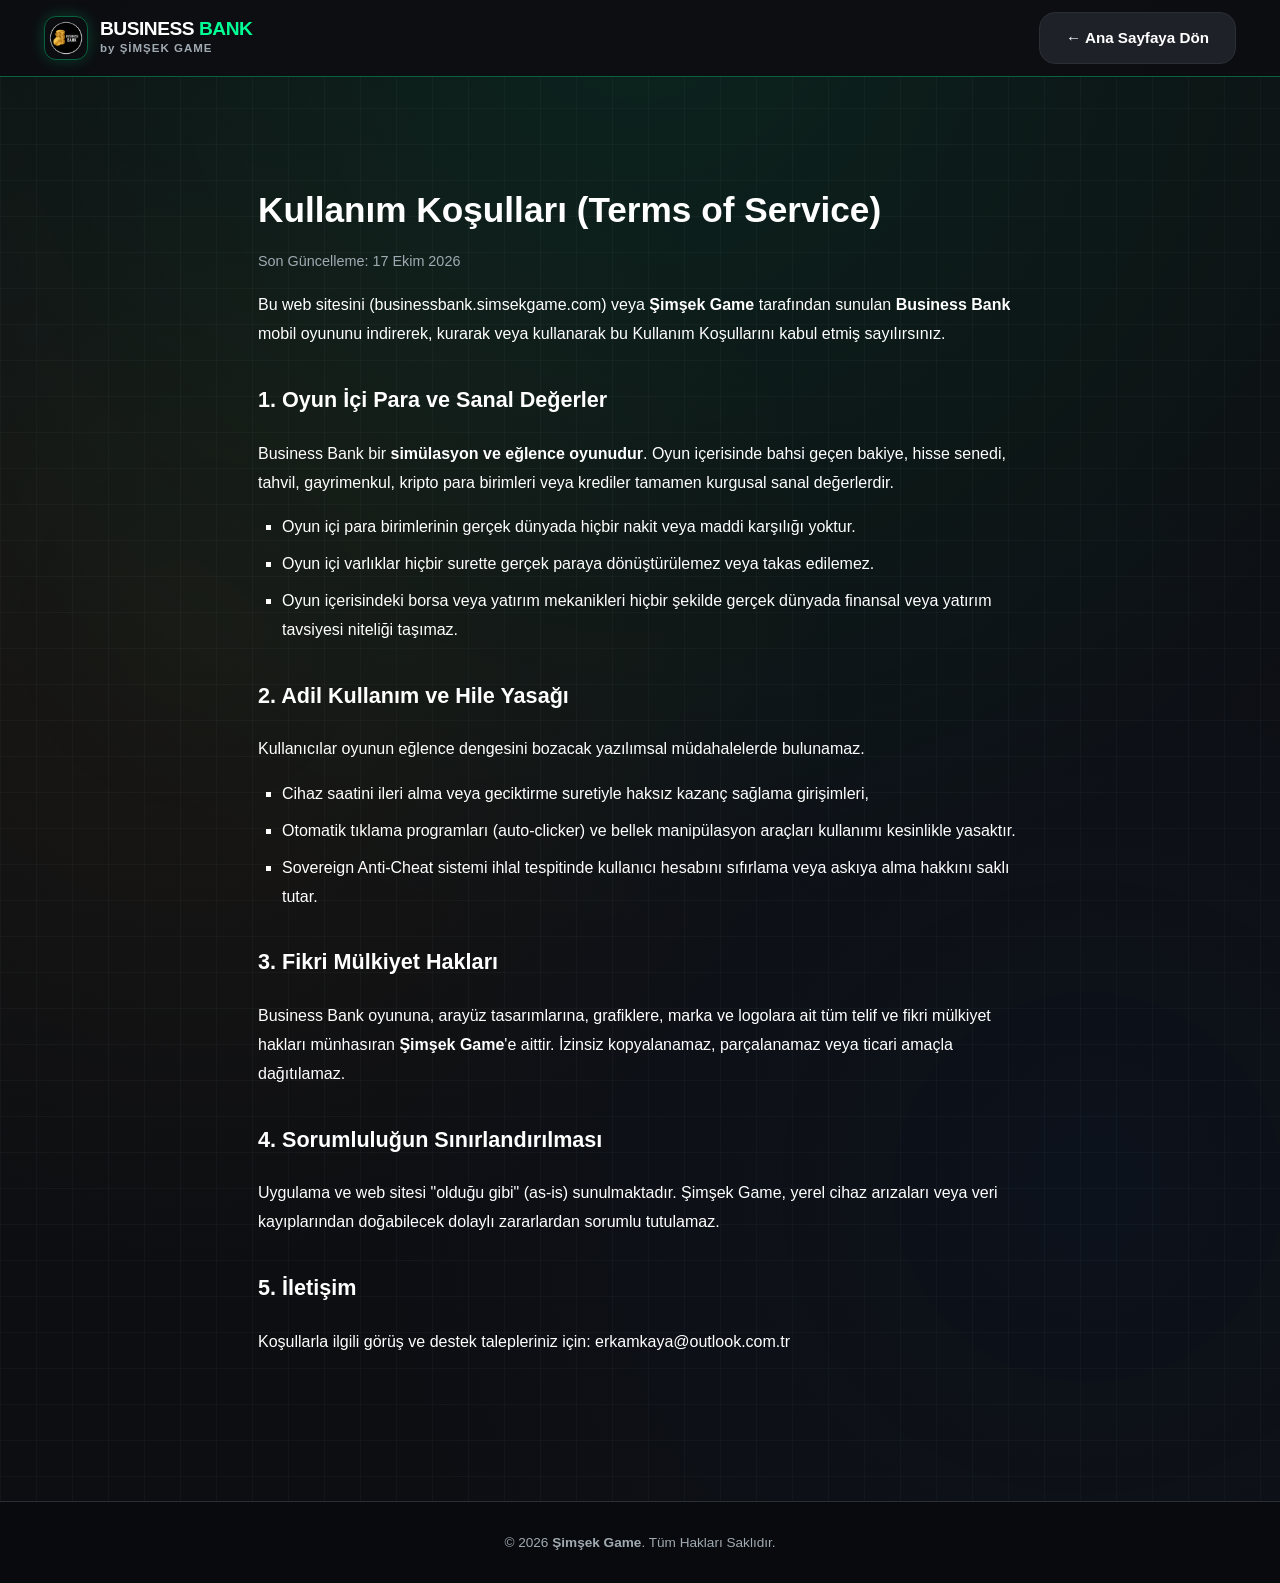
<file: terms.html>
<!DOCTYPE html>
<html lang="tr">
<head>
  <meta charset="UTF-8">
  <meta name="viewport" content="width=device-width, initial-scale=1.0">
  <title>Kullanım Koşulları | Business Bank & Şimşek Game</title>
  <link rel="icon" type="image/png" href="assets/img/favicon.png">
  <link rel="stylesheet" href="assets/css/style.css">
  <style>
    .legal-page {
      padding: 130px 0 80px 0;
      max-width: 860px;
      margin: 0 auto;
    }
    .legal-content {
      background: var(--bg-surface-elevated);
      border: 1px solid var(--border-subtle);
      border-radius: var(--radius-lg);
      padding: 48px;
      color: var(--text-secondary);
      line-height: 1.8;
    }
    .legal-content h1 {
      color: #fff;
      font-size: 2.2rem;
      margin-bottom: 8px;
    }
    .legal-content h2 {
      color: #fff;
      font-size: 1.35rem;
      margin-top: 32px;
      margin-bottom: 12px;
      border-bottom: 1px solid var(--border-subtle);
      padding-bottom: 8px;
    }
    .legal-content p {
      margin-bottom: 16px;
    }
    .legal-content ul {
      list-style: square;
      padding-left: 24px;
      margin-bottom: 16px;
    }
    .legal-content li {
      margin-bottom: 8px;
    }
  </style>
</head>
<body>

  <!-- HEADER -->
  <header class="header scrolled">
    <div class="container nav-container">
      <a href="index.html" class="logo-wrapper">
        <img src="assets/img/logo.png" alt="Şimşek Game Logo" class="logo-icon">
        <div class="logo-text">
          <div class="logo-brand">BUSINESS <span>BANK</span></div>
          <div class="logo-sub">by ŞİMŞEK GAME</div>
        </div>
      </a>
      <div class="nav-actions">
        <a href="index.html" class="btn btn-secondary">← Ana Sayfaya Dön</a>
      </div>
    </div>
  </header>

  <main class="container legal-page">
    <div class="legal-content">
      <h1>Kullanım Koşulları (Terms of Service)</h1>
      <p style="color: var(--text-muted); font-size: 0.9rem;">Son Güncelleme: 17 Ekim 2026</p>

      <p>
        Bu web sitesini (<a href="https://businessbank.simsekgame.com" style="color: var(--accent-emerald);">businessbank.simsekgame.com</a>) veya <strong>Şimşek Game</strong> tarafından sunulan <strong>Business Bank</strong> mobil oyununu indirerek, kurarak veya kullanarak bu Kullanım Koşullarını kabul etmiş sayılırsınız.
      </p>

      <h2>1. Oyun İçi Para ve Sanal Değerler</h2>
      <p>
        Business Bank bir <strong>simülasyon ve eğlence oyunudur</strong>. Oyun içerisinde bahsi geçen bakiye, hisse senedi, tahvil, gayrimenkul, kripto para birimleri veya krediler tamamen kurgusal sanal değerlerdir.
      </p>
      <ul>
        <li>Oyun içi para birimlerinin gerçek dünyada hiçbir nakit veya maddi karşılığı yoktur.</li>
        <li>Oyun içi varlıklar hiçbir surette gerçek paraya dönüştürülemez veya takas edilemez.</li>
        <li>Oyun içerisindeki borsa veya yatırım mekanikleri hiçbir şekilde gerçek dünyada finansal veya yatırım tavsiyesi niteliği taşımaz.</li>
      </ul>

      <h2>2. Adil Kullanım ve Hile Yasağı</h2>
      <p>
        Kullanıcılar oyunun eğlence dengesini bozacak yazılımsal müdahalelerde bulunamaz.
      </p>
      <ul>
        <li>Cihaz saatini ileri alma veya geciktirme suretiyle haksız kazanç sağlama girişimleri,</li>
        <li>Otomatik tıklama programları (auto-clicker) ve bellek manipülasyon araçları kullanımı kesinlikle yasaktır.</li>
        <li>Sovereign Anti-Cheat sistemi ihlal tespitinde kullanıcı hesabını sıfırlama veya askıya alma hakkını saklı tutar.</li>
      </ul>

      <h2>3. Fikri Mülkiyet Hakları</h2>
      <p>
        Business Bank oyununa, arayüz tasarımlarına, grafiklere, marka ve logolara ait tüm telif ve fikri mülkiyet hakları münhasıran <strong>Şimşek Game</strong>'e aittir. İzinsiz kopyalanamaz, parçalanamaz veya ticari amaçla dağıtılamaz.
      </p>

      <h2>4. Sorumluluğun Sınırlandırılması</h2>
      <p>
        Uygulama ve web sitesi "olduğu gibi" (as-is) sunulmaktadır. Şimşek Game, yerel cihaz arızaları veya veri kayıplarından doğabilecek dolaylı zararlardan sorumlu tutulamaz.
      </p>

      <h2>5. İletişim</h2>
      <p>
        Koşullarla ilgili görüş ve destek talepleriniz için: <a href="mailto:erkamkaya@outlook.com.tr" style="color: var(--accent-emerald);">erkamkaya@outlook.com.tr</a>
      </p>
    </div>
  </main>

  <footer class="footer" style="padding: 30px 0;">
    <div class="container" style="text-align: center; font-size: 0.85rem; color: var(--text-muted);">
      © 2026 <strong>Şimşek Game</strong>. Tüm Hakları Saklıdır.
    </div>
  </footer>

</body>
</html>
</file>
<file: assets/css/style.css>
/* ==========================================================================
   BUSINESS BANK & ŞİMŞEK GAME - OFFICIAL V2 DESIGN SYSTEM
   Exact In-Game UI Architecture:
   Obsidian (#0D0E12) • Neon Juice (#00FF94) • Bright Gold (#FFC837)
   Card Surface (#161920) • Borders (#2A2E35) • Soft 16px Radius
   ========================================================================== */

:root {
  /* Exact Game Palette */
  --bg-game: #0D0E12;
  --bg-surface: #1E2128;
  --bg-card: #161920;
  --bg-card-hover: #1b202a;
  
  --primary-neon: #00FF94;
  --primary-glow: rgba(0, 255, 148, 0.28);
  --primary-dark: #00C873;
  
  --gold-bright: #FFC837;
  --gold-glow: rgba(255, 200, 55, 0.28);
  --gold-dark: #D4A017;
  
  --blue-sapphire: #005ECA;
  --blue-cyan: #38bdf8;
  --danger-red: #FF6B6B;
  
  --text-main: #FFFFFF;
  --text-muted: #A0AAB2;
  --text-subtle: #64748B;
  
  --outline-game: #2A2E35;
  --outline-light: rgba(255, 255, 255, 0.09);
  --outline-neon: rgba(0, 255, 148, 0.35);

  --font-headline: 'Manrope', 'Plus Jakarta Sans', sans-serif;
  --font-body: 'Inter', -apple-system, sans-serif;
  --font-mono: 'JetBrains Mono', monospace;
  
  --radius-game: 16px;
  --radius-sm: 10px;
  --radius-lg: 24px;
  --radius-full: 9999px;
  
  --shadow-game: 0 12px 36px rgba(0, 0, 0, 0.6);
  --shadow-neon: 0 0 25px var(--primary-glow);
  --shadow-gold: 0 0 25px var(--gold-glow);
}

/* Reset */
*, *::before, *::after {
  box-sizing: border-box;
  margin: 0;
  padding: 0;
}

html {
  scroll-behavior: smooth;
  font-size: 16px;
  background-color: var(--bg-game);
  color: var(--text-main);
  overflow-x: hidden;
}

body {
  font-family: var(--font-body);
  background-color: var(--bg-game);
  background-image: 
    radial-gradient(circle at 50% 0%, rgba(0, 255, 148, 0.09) 0%, transparent 55%),
    radial-gradient(circle at 15% 40%, rgba(255, 200, 55, 0.05) 0%, transparent 45%),
    radial-gradient(circle at 85% 75%, rgba(0, 94, 202, 0.05) 0%, transparent 45%),
    linear-gradient(rgba(42, 46, 53, 0.22) 1px, transparent 1px),
    linear-gradient(90deg, rgba(42, 46, 53, 0.22) 1px, transparent 1px);
  background-size: 100% 100%, 100% 100%, 100% 100%, 36px 36px, 36px 36px;
  min-height: 100vh;
  line-height: 1.6;
  overflow-x: hidden;
}

a, a:link, a:visited {
  color: inherit;
  text-decoration: none;
  -webkit-tap-highlight-color: transparent;
}

ul {
  list-style: none;
}

img {
  max-width: 100%;
  display: block;
}

button {
  font-family: inherit;
  cursor: pointer;
  border: none;
  outline: none;
}

.container {
  max-width: 1240px;
  margin: 0 auto;
  padding: 0 24px;
}

/* Typography Helpers */
h1, h2, h3, h4 {
  font-family: var(--font-headline);
  font-weight: 800;
  color: var(--text-main);
}

.text-neon {
  color: var(--primary-neon);
}

.text-gold {
  color: var(--gold-bright);
}

.text-gradient {
  background: linear-gradient(135deg, #FFFFFF 20%, var(--primary-neon) 100%);
  -webkit-background-clip: text;
  -webkit-text-fill-color: transparent;
}

.text-gold-gradient {
  background: linear-gradient(135deg, #FFFFFF 20%, var(--gold-bright) 100%);
  -webkit-background-clip: text;
  -webkit-text-fill-color: transparent;
}

/* Badges */
.badge-ui {
  display: inline-flex;
  align-items: center;
  gap: 8px;
  padding: 6px 14px;
  border-radius: var(--radius-full);
  background: rgba(0, 255, 148, 0.1);
  border: 1px solid var(--outline-neon);
  color: var(--primary-neon);
  font-size: 0.8rem;
  font-weight: 700;
  text-transform: uppercase;
  letter-spacing: 0.6px;
}

.badge-pulse {
  width: 8px;
  height: 8px;
  border-radius: 50%;
  background: var(--primary-neon);
  box-shadow: 0 0 10px var(--primary-neon);
  animation: pulseNeon 2s infinite;
}

@keyframes pulseNeon {
  0% { transform: scale(0.9); opacity: 0.8; }
  50% { transform: scale(1.4); opacity: 1; }
  100% { transform: scale(0.9); opacity: 0.8; }
}

/* Buttons */
.btn {
  display: inline-flex;
  align-items: center;
  justify-content: center;
  gap: 10px;
  padding: 13px 26px;
  border-radius: var(--radius-game);
  font-size: 0.95rem;
  font-weight: 700;
  transition: all 0.2s ease;
  cursor: pointer;
}

.btn-primary {
  background: var(--primary-neon);
  color: #0D0E12;
  box-shadow: 0 4px 20px var(--primary-glow);
  border: 1px solid var(--primary-neon);
}

.btn-primary:hover {
  background: #25ffa1;
  box-shadow: 0 6px 28px rgba(0, 255, 148, 0.5);
  transform: translateY(-2px);
}

.btn-gold {
  background: var(--gold-bright);
  color: #0D0E12;
  box-shadow: 0 4px 20px var(--gold-glow);
  border: 1px solid var(--gold-bright);
}

.btn-gold:hover {
  background: #ffd359;
  box-shadow: 0 6px 28px rgba(255, 200, 55, 0.5);
  transform: translateY(-2px);
}

.btn-secondary {
  background: var(--bg-surface);
  color: #fff;
  border: 1px solid var(--outline-game);
}

.btn-secondary:hover {
  background: #272c36;
  border-color: rgba(255, 255, 255, 0.2);
  transform: translateY(-2px);
}

/* ================= HEADER ================= */
.header {
  position: fixed;
  top: 0;
  left: 0;
  width: 100%;
  z-index: 100;
  background: rgba(13, 14, 18, 0.88);
  backdrop-filter: blur(14px);
  border-bottom: 1px solid var(--outline-game);
  transition: all 0.25s ease;
}

.header.scrolled {
  background: rgba(13, 14, 18, 0.96);
  border-bottom-color: var(--outline-neon);
}

.nav-container {
  display: flex;
  align-items: center;
  justify-content: space-between;
  height: 76px;
}

.logo-wrapper {
  display: flex;
  align-items: center;
  gap: 12px;
}

.logo-icon {
  width: 44px;
  height: 44px;
  border-radius: 12px;
  border: 1px solid var(--outline-neon);
  box-shadow: 0 0 16px rgba(0, 255, 148, 0.2);
  object-fit: cover;
}

.logo-text {
  display: flex;
  flex-direction: column;
}

.logo-brand {
  font-size: 1.2rem;
  font-weight: 800;
  letter-spacing: -0.5px;
  color: #fff;
  line-height: 1.1;
}

.logo-brand span {
  color: var(--primary-neon);
}

.logo-sub {
  font-size: 0.72rem;
  font-weight: 700;
  letter-spacing: 1px;
  color: var(--text-muted);
}

.nav-links {
  display: flex;
  align-items: center;
  gap: 28px;
}

.nav-link {
  font-size: 0.92rem;
  font-weight: 600;
  color: var(--text-muted);
  transition: color 0.2s ease;
  position: relative;
  padding: 4px 0;
}

.nav-link:hover, .nav-link.active {
  color: #fff;
}

.nav-link:hover::after {
  content: '';
  position: absolute;
  bottom: 0;
  left: 0;
  width: 100%;
  height: 2px;
  background: var(--primary-neon);
  border-radius: 2px;
}

.nav-actions {
  display: flex;
  align-items: center;
  gap: 14px;
}

.mobile-toggle {
  display: none;
  background: none;
  color: #fff;
  padding: 8px;
  cursor: pointer;
}

/* ================= HERO & LIVE TAPPER ================= */
.hero-section {
  padding-top: 135px;
  padding-bottom: 80px;
  position: relative;
}

.hero-grid {
  display: grid;
  grid-template-columns: 1.15fr 0.85fr;
  align-items: center;
  gap: 48px;
}

.hero-content {
  display: flex;
  flex-direction: column;
  gap: 22px;
}

.hero-title {
  font-size: 3.6rem;
  font-weight: 800;
  letter-spacing: -1.5px;
  line-height: 1.12;
}

.hero-description {
  font-size: 1.15rem;
  color: var(--text-muted);
  line-height: 1.7;
  max-width: 580px;
}

/* 3-Step Simple Play Flow */
.quick-play-steps {
  display: grid;
  grid-template-columns: repeat(3, 1fr);
  gap: 12px;
  margin: 6px 0 10px;
}

.play-step-item {
  background: rgba(22, 27, 38, 0.65);
  border: 1px solid rgba(0, 255, 148, 0.2);
  border-radius: 12px;
  padding: 12px 14px;
  display: flex;
  align-items: center;
  gap: 12px;
  transition: all 0.25s ease;
  backdrop-filter: blur(10px);
}

.play-step-item:hover {
  border-color: rgba(0, 255, 148, 0.5);
  background: rgba(22, 27, 38, 0.9);
  transform: translateY(-2px);
}

.step-num-badge {
  width: 30px;
  height: 30px;
  min-width: 30px;
  border-radius: 50%;
  background: linear-gradient(135deg, var(--primary-neon) 0%, #00B368 100%);
  color: #0A0C10;
  font-family: var(--font-mono);
  font-weight: 900;
  font-size: 0.9rem;
  display: flex;
  align-items: center;
  justify-content: center;
  box-shadow: 0 0 12px rgba(0, 255, 148, 0.35);
}

.step-content {
  display: flex;
  flex-direction: column;
}

.step-content strong {
  font-size: 0.88rem;
  font-weight: 700;
  color: #FFFFFF;
  line-height: 1.3;
}

.step-content span {
  font-size: 0.74rem;
  color: var(--text-muted);
  line-height: 1.35;
  margin-top: 2px;
}

/* Rich Financial Instruments Pills */
.financial-tools-pills {
  display: flex;
  flex-wrap: wrap;
  gap: 8px;
  margin: 14px 0 16px;
}

.f-pill {
  background: rgba(255, 255, 255, 0.04);
  border: 1px solid rgba(255, 255, 255, 0.1);
  color: #E2E8F0;
  font-size: 0.76rem;
  font-family: var(--font-mono);
  font-weight: 600;
  padding: 5px 12px;
  border-radius: 8px;
  transition: all 0.2s ease;
  white-space: nowrap;
}

.f-pill:hover {
  border-color: var(--primary-neon);
  background: rgba(0, 255, 148, 0.08);
  color: #FFF;
  transform: translateY(-1px);
}

.hero-buttons {
  display: flex;
  flex-wrap: wrap;
  gap: 16px;
  margin-top: 8px;
}

.hero-strip {
  display: grid;
  grid-template-columns: repeat(3, 1fr);
  gap: 16px;
  padding-top: 24px;
  border-top: 1px solid var(--outline-game);
  margin-top: 10px;
}

.strip-box {
  display: flex;
  flex-direction: column;
}

.strip-num {
  font-size: 1.7rem;
  font-weight: 800;
  font-family: var(--font-mono);
  color: #fff;
}

.strip-num span {
  color: var(--primary-neon);
}

.strip-label {
  font-size: 0.78rem;
  color: var(--text-subtle);
  text-transform: uppercase;
  margin-top: 4px;
}

/* ================= LIVE INTERACTIVE GAME PHONE (THE TAPPER) ================= */
.live-phone-wrapper {
  position: relative;
  display: flex;
  justify-content: center;
  align-items: center;
}

.phone-ambient-glow {
  position: absolute;
  width: 320px;
  height: 520px;
  background: radial-gradient(circle, var(--primary-glow) 0%, transparent 70%);
  filter: blur(45px);
  z-index: 1;
}

.game-phone {
  position: relative;
  z-index: 2;
  width: 320px;
  height: 640px;
  background: #000;
  border-radius: 40px;
  padding: 10px;
  border: 4px solid #232732;
  box-shadow: var(--shadow-game), 0 0 30px rgba(0, 255, 148, 0.15);
  display: flex;
  flex-direction: column;
}

.phone-speaker {
  width: 80px;
  height: 18px;
  background: #111;
  border-radius: 12px;
  margin: 4px auto 8px auto;
}

.phone-screen-game {
  flex: 1;
  background: var(--bg-game);
  border-radius: 30px;
  overflow: hidden;
  display: flex;
  flex-direction: column;
  position: relative;
  border: 1px solid var(--outline-game);
  user-select: none;
}

/* Game Top Header inside Phone */
.game-top-bar {
  display: flex;
  justify-content: space-between;
  align-items: center;
  padding: 12px 14px 6px 14px;
  font-size: 0.72rem;
  color: var(--text-muted);
  border-bottom: 1px solid rgba(255, 255, 255, 0.05);
}

.live-user-badge {
  display: flex;
  align-items: center;
  gap: 6px;
  font-weight: 700;
  color: #fff;
}

.live-pulse-badge {
  color: var(--primary-neon);
  font-family: var(--font-mono);
  font-weight: 700;
}

/* Game Balance Display */
.game-balance-area {
  padding: 12px 14px;
  text-align: center;
}

.game-balance-label {
  font-size: 0.68rem;
  color: var(--text-subtle);
  text-transform: uppercase;
  letter-spacing: 0.8px;
}

.game-balance-number {
  font-size: 2.1rem;
  font-weight: 800;
  font-family: var(--font-mono);
  color: #fff;
  letter-spacing: -0.5px;
  line-height: 1.15;
  transition: transform 0.1s ease;
}

.game-balance-sub {
  font-size: 0.7rem;
  color: var(--primary-neon);
  font-family: var(--font-mono);
  margin-top: 2px;
}

/* The In-Game Tappable Card */
.game-card-area {
  flex: 1;
  padding: 8px 14px;
  display: flex;
  flex-direction: column;
  justify-content: center;
  align-items: center;
  position: relative;
}

.tap-floating-container {
  position: absolute;
  top: 0;
  left: 0;
  width: 100%;
  height: 100%;
  pointer-events: none;
  overflow: hidden;
}

.tap-float-num {
  position: absolute;
  font-family: var(--font-mono);
  font-weight: 800;
  font-size: 1.25rem;
  color: var(--primary-neon);
  text-shadow: 0 0 10px var(--primary-neon);
  pointer-events: none;
  animation: floatUp 0.8s ease-out forwards;
}

@keyframes floatUp {
  0% { transform: translateY(0) scale(0.9); opacity: 1; }
  100% { transform: translateY(-70px) scale(1.3); opacity: 0; }
}

.tappable-credit-card {
  width: 100%;
  height: 165px;
  border-radius: var(--radius-game);
  background: linear-gradient(135deg, #2a2d36 0%, #1e2129 100%);
  border: 1px solid rgba(185, 203, 187, 0.35);
  box-shadow: 0 10px 25px rgba(0, 0, 0, 0.7);
  padding: 16px;
  display: flex;
  flex-direction: column;
  justify-content: space-between;
  cursor: pointer;
  position: relative;
  overflow: hidden;
  transition: transform 0.08s ease, box-shadow 0.08s ease;
}

.tappable-credit-card:active {
  transform: scale(0.95);
  box-shadow: 0 0 25px var(--primary-glow);
}

.card-glare {
  position: absolute;
  top: -50%;
  left: -50%;
  width: 200%;
  height: 200%;
  background: radial-gradient(circle, rgba(255, 255, 255, 0.12) 0%, transparent 60%);
  pointer-events: none;
}

.card-top-row {
  display: flex;
  justify-content: space-between;
  align-items: center;
}

.card-chip {
  width: 32px;
  height: 24px;
  border-radius: 5px;
  background: linear-gradient(135deg, #FFC837 0%, #D4A017 100%);
  border: 1px solid rgba(0, 0, 0, 0.2);
}

.card-tier-label {
  font-size: 0.65rem;
  font-weight: 700;
  letter-spacing: 1px;
  color: #B9CBBB;
  text-transform: uppercase;
}

.card-middle-row {
  text-align: center;
}

.card-name-title {
  font-size: 0.95rem;
  font-weight: 800;
  letter-spacing: 1.5px;
  color: #fff;
}

.card-hint-text {
  font-size: 0.65rem;
  color: var(--primary-neon);
  margin-top: 2px;
  text-transform: uppercase;
  letter-spacing: 0.5px;
  animation: pulse 1.5s infinite;
}

.card-bottom-row {
  display: flex;
  justify-content: space-between;
  align-items: flex-end;
  font-family: var(--font-mono);
  font-size: 0.7rem;
  color: var(--text-muted);
}

/* Upgrade Tap Action in Phone */
.game-bottom-action {
  padding: 8px 14px 10px 14px;
}

.tap-upgrade-btn {
  width: 100%;
  padding: 9px;
  border-radius: 12px;
  background: var(--bg-surface);
  border: 1px solid var(--outline-game);
  color: #fff;
  font-size: 0.75rem;
  font-weight: 700;
  display: flex;
  justify-content: space-between;
  align-items: center;
  transition: all 0.2s ease;
  cursor: pointer;
}

.tap-upgrade-btn:hover {
  border-color: var(--primary-neon);
  background: #252a34;
}

.tap-upgrade-btn span.cost {
  color: var(--gold-bright);
  font-family: var(--font-mono);
}

/* In-Game Bottom Tabs */
.game-bottom-tabs {
  display: flex;
  background: #111318;
  border-top: 1px solid var(--outline-game);
  padding: 6px 4px 8px 4px;
}

.tab-cell {
  flex: 1;
  display: flex;
  flex-direction: column;
  align-items: center;
  gap: 3px;
  font-size: 0.58rem;
  color: var(--text-subtle);
  font-weight: 600;
}

.tab-cell.active {
  color: var(--primary-neon);
}

.tab-cell svg {
  width: 15px;
  height: 15px;
}

/* ================= THE 6-STEP EMPIRE ROADMAP ================= */
.roadmap-section {
  padding: 90px 0;
  background: linear-gradient(180deg, transparent 0%, rgba(30, 33, 40, 0.4) 50%, transparent 100%);
  border-top: 1px solid var(--outline-game);
  border-bottom: 1px solid var(--outline-game);
}

.section-head {
  text-align: center;
  max-width: 720px;
  margin: 0 auto 55px auto;
}

.section-tag {
  font-size: 0.8rem;
  font-weight: 800;
  letter-spacing: 1.5px;
  text-transform: uppercase;
  color: var(--primary-neon);
  margin-bottom: 8px;
}

.section-title {
  font-size: 2.6rem;
  font-weight: 800;
  letter-spacing: -0.8px;
  line-height: 1.2;
  margin-bottom: 16px;
}

.section-desc {
  font-size: 1.05rem;
  color: var(--text-muted);
  line-height: 1.7;
}

.roadmap-timeline {
  display: grid;
  grid-template-columns: repeat(3, 1fr);
  gap: 24px;
}

.step-card {
  background: var(--bg-card);
  border: 1px solid var(--outline-game);
  border-radius: var(--radius-game);
  padding: 28px;
  position: relative;
  display: flex;
  flex-direction: column;
  justify-content: space-between;
  transition: all 0.25s ease;
}

.step-card:hover {
  transform: translateY(-6px);
  border-color: var(--outline-neon);
  box-shadow: 0 16px 36px rgba(0, 0, 0, 0.5);
}

.step-card-header {
  display: flex;
  justify-content: space-between;
  align-items: center;
  margin-bottom: 18px;
}

.step-number-pill {
  font-family: var(--font-mono);
  font-size: 0.85rem;
  font-weight: 800;
  padding: 4px 12px;
  border-radius: var(--radius-full);
  background: rgba(0, 255, 148, 0.1);
  color: var(--primary-neon);
  border: 1px solid var(--outline-neon);
}

.step-number-pill.gold {
  background: rgba(255, 200, 55, 0.1);
  color: var(--gold-bright);
  border-color: rgba(255, 200, 55, 0.3);
}

.step-icon-wrap {
  width: 44px;
  height: 44px;
  border-radius: 12px;
  background: var(--bg-surface);
  border: 1px solid var(--outline-game);
  display: flex;
  align-items: center;
  justify-content: center;
  color: #fff;
  font-size: 1.2rem;
}

.step-card h3 {
  font-size: 1.28rem;
  margin-bottom: 10px;
  line-height: 1.3;
}

.step-card p {
  font-size: 0.92rem;
  color: var(--text-muted);
  line-height: 1.6;
  margin-bottom: 18px;
}

.step-highlight {
  font-size: 0.78rem;
  font-family: var(--font-mono);
  color: var(--primary-neon);
  padding-top: 12px;
  border-top: 1px solid var(--outline-game);
  display: flex;
  align-items: center;
  gap: 6px;
}

/* ================= FORBES LEADERBOARD SHOWCASE ================= */
.forbes-section {
  padding: 95px 0;
}

.forbes-grid {
  display: grid;
  grid-template-columns: 1fr 1fr;
  gap: 50px;
  align-items: center;
}

.forbes-terminal-box {
  background: var(--bg-card);
  border: 1px solid var(--outline-game);
  border-radius: var(--radius-game);
  padding: 24px;
  box-shadow: var(--shadow-game);
}

.forbes-header-row {
  display: flex;
  justify-content: space-between;
  align-items: center;
  padding-bottom: 14px;
  border-bottom: 1px solid var(--outline-game);
  margin-bottom: 16px;
}

.forbes-title-badge {
  font-size: 1.15rem;
  font-weight: 800;
  color: var(--gold-bright);
  letter-spacing: 0.5px;
  display: flex;
  align-items: center;
  gap: 8px;
}

.forbes-table {
  display: flex;
  flex-direction: column;
  gap: 10px;
}

.forbes-row {
  display: flex;
  align-items: center;
  justify-content: space-between;
  padding: 10px 14px;
  border-radius: 10px;
  background: var(--bg-surface);
  border: 1px solid transparent;
  font-size: 0.88rem;
  transition: all 0.2s ease;
}

.forbes-row:hover {
  border-color: var(--outline-neon);
  transform: translateX(4px);
}

.forbes-row.player {
  background: rgba(0, 255, 148, 0.08);
  border: 1px solid var(--primary-neon);
}

.forbes-rank {
  font-family: var(--font-mono);
  font-weight: 800;
  width: 28px;
  color: var(--text-muted);
}

.forbes-rank.gold {
  color: var(--gold-bright);
}

.forbes-info {
  flex: 1;
  padding: 0 12px;
}

.forbes-name {
  font-weight: 700;
  color: #fff;
}

.forbes-origin {
  font-size: 0.72rem;
  color: var(--text-subtle);
}

.forbes-worth {
  font-family: var(--font-mono);
  font-weight: 800;
  color: var(--primary-neon);
}

/* ================= VEHICLE FLEET SHOWROOM ================= */
.fleet-section {
  padding: 90px 0;
  background: var(--bg-game);
}

/* Carousel Controls & Filter Tabs Bar */
.carousel-top-bar {
  display: flex;
  justify-content: space-between;
  align-items: center;
  flex-wrap: wrap;
  gap: 16px;
  margin-bottom: 24px;
}

.carousel-tabs {
  display: flex;
  gap: 8px;
  flex-wrap: wrap;
}

/* ================= SHOWCASE HUB WIDGET (SINGLE FEATURED SPOTLIGHT) ================= */
.showcase-hub-widget {
  background: rgba(18, 22, 28, 0.75);
  border: 1px solid rgba(255, 255, 255, 0.08);
  border-radius: 24px;
  padding: 24px 28px;
  box-shadow: 0 20px 50px rgba(0, 0, 0, 0.5), inset 0 1px 0 rgba(255, 255, 255, 0.05);
  backdrop-filter: blur(16px);
  position: relative;
  overflow: hidden;
}

.showcase-hub-widget.gold-theme {
  border-color: rgba(255, 198, 64, 0.15);
  box-shadow: 0 20px 50px rgba(0, 0, 0, 0.5), 0 0 40px rgba(255, 198, 64, 0.03);
}

.widget-header-bar {
  display: flex;
  justify-content: space-between;
  align-items: center;
  gap: 16px;
  background: rgba(10, 12, 16, 0.85);
  border: 1px solid rgba(255, 255, 255, 0.08);
  border-radius: 50px;
  padding: 6px 10px 6px 14px;
  margin-bottom: 28px;
}

.widget-header-bar.gold {
  border-color: rgba(255, 198, 64, 0.18);
}

.widget-pill-tabs {
  display: flex;
  align-items: center;
  gap: 6px;
  overflow-x: auto;
  scrollbar-width: none;
  -webkit-overflow-scrolling: touch;
}

.widget-pill-tabs::-webkit-scrollbar {
  display: none;
}

.widget-tab {
  background: transparent;
  border: none;
  color: var(--text-muted);
  font-family: var(--font-body);
  font-size: 0.84rem;
  font-weight: 600;
  padding: 8px 16px;
  border-radius: 30px;
  cursor: pointer;
  white-space: nowrap;
  transition: all 0.22s ease;
  user-select: none;
}

.widget-tab:hover {
  color: #fff;
  background: rgba(255, 255, 255, 0.06);
}

.widget-tab.active {
  background: linear-gradient(135deg, #00FF94, #00D27A);
  color: #0A0C10;
  font-weight: 700;
  box-shadow: 0 4px 15px rgba(0, 255, 148, 0.35);
}

.widget-tab.gold.active {
  background: linear-gradient(135deg, #FFC640, #E0A415);
  color: #0A0C10;
  font-weight: 700;
  box-shadow: 0 4px 15px rgba(255, 198, 64, 0.35);
}

.widget-actions {
  display: flex;
  align-items: center;
  gap: 8px;
  flex-shrink: 0;
}

.widget-nav-arrow {
  width: 38px;
  height: 38px;
  border-radius: 50%;
  background: rgba(255, 255, 255, 0.05);
  border: 1px solid rgba(255, 255, 255, 0.1);
  color: #fff;
  font-size: 0.95rem;
  cursor: pointer;
  display: flex;
  align-items: center;
  justify-content: center;
  transition: all 0.2s ease;
  user-select: none;
}

.widget-nav-arrow:hover {
  background: var(--primary-neon);
  color: #0A0C10;
  border-color: var(--primary-neon);
  box-shadow: 0 0 14px rgba(0, 255, 148, 0.4);
}

.widget-nav-arrow.gold:hover {
  background: var(--gold-bright);
  color: #0A0C10;
  border-color: var(--gold-bright);
  box-shadow: 0 0 14px rgba(255, 198, 64, 0.4);
}

.widget-counter {
  font-size: 0.82rem;
  font-weight: 700;
  color: var(--primary-neon);
  font-family: var(--font-mono);
  min-width: 58px;
  text-align: center;
  user-select: none;
}

.widget-counter.gold {
  color: var(--gold-bright);
}

/* Single Featured Car Spotlight */
.spotlight-card {
  display: grid;
  grid-template-columns: 1.15fr 1fr;
  align-items: center;
  gap: 40px;
  min-height: 330px;
}

.spotlight-visual-wrap {
  position: relative;
  display: flex;
  align-items: center;
  justify-content: center;
  min-height: 290px;
  background: radial-gradient(circle, rgba(0, 255, 148, 0.06) 0%, rgba(10, 12, 16, 0.5) 70%);
  border-radius: 20px;
  border: 1px solid rgba(255, 255, 255, 0.05);
  padding: 24px;
}

.spotlight-badge {
  position: absolute;
  top: 14px;
  left: 14px;
  padding: 5px 12px;
  border-radius: 20px;
  font-size: 0.72rem;
  font-weight: 700;
  background: rgba(0, 255, 148, 0.12);
  border: 1px solid var(--primary-neon);
  color: var(--primary-neon);
  text-transform: uppercase;
  letter-spacing: 0.05em;
  z-index: 2;
}

.spotlight-img {
  max-width: 100%;
  max-height: 240px;
  object-fit: contain;
  filter: drop-shadow(0 20px 30px rgba(0, 0, 0, 0.8));
  transition: opacity 0.22s ease, transform 0.22s ease;
  z-index: 1;
}

.spotlight-details {
  display: flex;
  flex-direction: column;
}

.spotlight-sub-id {
  font-size: 0.75rem;
  font-weight: 700;
  letter-spacing: 0.12em;
  color: var(--primary-neon);
  margin-bottom: 6px;
  text-transform: uppercase;
}

.spotlight-sub-id.gold {
  color: var(--gold-bright);
}

.spotlight-title {
  font-size: 1.85rem;
  font-weight: 800;
  color: #fff;
  margin-bottom: 12px;
  line-height: 1.25;
}

.spotlight-title.gold {
  color: #fff;
}

.spotlight-desc {
  font-size: 0.92rem;
  line-height: 1.6;
  color: var(--text-muted);
  margin-bottom: 22px;
}

.spotlight-stats-grid {
  display: grid;
  grid-template-columns: repeat(2, 1fr);
  gap: 12px;
}

.spotlight-stat-box {
  background: rgba(255, 255, 255, 0.03);
  border: 1px solid rgba(255, 255, 255, 0.06);
  border-radius: 12px;
  padding: 12px 14px;
  display: flex;
  flex-direction: column;
  gap: 3px;
}

.s-label {
  font-size: 0.7rem;
  color: var(--text-subtle);
  text-transform: uppercase;
  letter-spacing: 0.05em;
  font-weight: 600;
}

.s-value {
  font-size: 1.15rem;
  font-weight: 800;
  color: #fff;
  font-family: var(--font-mono);
}

.s-value.neon { color: var(--primary-neon); }
.s-value.gold { color: var(--gold-bright); }
.s-value.cyan { color: #38bdf8; }
.s-value.yellow { color: #facc15; }

/* Single Featured VIP Spotlight Card */
.vip-spotlight-card {
  display: grid;
  grid-template-columns: 290px 1fr;
  align-items: center;
  gap: 40px;
  min-height: 330px;
}

.vip-card-visual-col {
  display: flex;
  justify-content: center;
  align-items: center;
}

.vip-card-visual-col .ingame-card-item {
  width: 270px;
  margin: 0 auto;
  box-shadow: 0 16px 40px rgba(0, 0, 0, 0.7);
  transition: all 0.25s ease;
}

@media (max-width: 860px) {
  .spotlight-card {
    grid-template-columns: 1fr;
    gap: 24px;
  }
  .vip-spotlight-card {
    grid-template-columns: 1fr;
    gap: 24px;
  }
  .widget-header-bar {
    flex-direction: column;
    align-items: stretch;
    border-radius: 20px;
    padding: 10px 12px;
    gap: 12px;
  }
  .widget-pill-tabs {
    width: 100%;
    padding-bottom: 4px;
  }
  .widget-actions {
    justify-content: space-between;
    width: 100%;
    padding-top: 4px;
    border-top: 1px solid rgba(255, 255, 255, 0.06);
  }
  .spotlight-title {
    font-size: 1.5rem;
  }
  .spotlight-stats-grid {
    grid-template-columns: 1fr 1fr;
  }
}

@media (max-width: 500px) {
  .showcase-hub-widget {
    padding: 16px 14px;
    border-radius: 18px;
  }
  .spotlight-visual-wrap {
    min-height: 220px;
    padding: 16px;
  }
  .spotlight-img {
    max-height: 180px;
  }
  .spotlight-stats-grid {
    grid-template-columns: 1fr;
  }
}

.fleet-grid {
  display: grid;
  grid-template-columns: repeat(3, 1fr);
  gap: 24px;
}

.car-card {
  background: var(--bg-card);
  border: 1px solid var(--outline-game);
  border-radius: var(--radius-game);
  padding: 22px;
  display: flex;
  flex-direction: column;
  justify-content: space-between;
  transition: all 0.25s ease;
  position: relative;
  overflow: hidden;
}

.car-card:hover {
  transform: translateY(-5px);
  border-color: rgba(255, 255, 255, 0.2);
}

.car-class-badge {
  position: absolute;
  top: 16px;
  left: 16px;
  font-size: 0.7rem;
  font-weight: 700;
  text-transform: uppercase;
  padding: 4px 10px;
  border-radius: var(--radius-full);
  background: var(--bg-surface);
  border: 1px solid var(--outline-game);
  color: var(--text-muted);
}

.car-img-wrap {
  width: 100%;
  height: 140px;
  display: flex;
  align-items: center;
  justify-content: center;
  margin: 18px 0;
}

.car-img-wrap img {
  max-height: 100%;
  object-fit: contain;
  filter: drop-shadow(0 12px 18px rgba(0, 0, 0, 0.7));
  transition: transform 0.3s ease;
}

.car-card:hover .car-img-wrap img {
  transform: scale(1.06);
}

.car-name {
  font-size: 1.15rem;
  font-weight: 800;
  color: #fff;
  margin-bottom: 12px;
}

.car-stats-row {
  display: flex;
  justify-content: space-between;
  align-items: center;
  padding-top: 12px;
  border-top: 1px solid var(--outline-game);
  font-family: var(--font-mono);
  font-size: 0.82rem;
}

.car-cost {
  color: var(--gold-bright);
  font-weight: 700;
}

.car-rent {
  color: var(--primary-neon);
  font-weight: 700;
}

/* ================= 5 VIP CARDS SHOWCASE ================= */
.vip-tier-section {
  padding: 90px 0;
  background: linear-gradient(180deg, transparent 0%, rgba(30, 33, 40, 0.3) 50%, transparent 100%);
}

.vip-cards-container {
  display: grid;
  grid-template-columns: repeat(5, 1fr);
  gap: 16px;
}

.ingame-card-item {
  border-radius: var(--radius-game);
  padding: 20px 16px;
  min-height: 220px;
  display: flex;
  flex-direction: column;
  justify-content: space-between;
  position: relative;
  overflow: hidden;
  box-shadow: var(--shadow-game);
  transition: transform 0.25s ease, box-shadow 0.25s ease;
  border: 1px solid transparent;
}

.ingame-card-item:hover {
  transform: translateY(-8px);
}

/* Level 1: Silver Ledger */
.card-level-1 {
  background: linear-gradient(135deg, #2a2d36 0%, #1e2129 100%);
  border-color: #B9CBBB;
  color: #fff;
}

/* Level 2: Sapphire Access */
.card-level-2 {
  background: linear-gradient(135deg, #0a1630 0%, #050c1c 100%);
  border-color: #005ECA;
  box-shadow: 0 10px 25px rgba(0, 94, 202, 0.25);
  color: #fff;
}

/* Level 3: Emerald Tier */
.card-level-3 {
  background: linear-gradient(135deg, #041912 0%, #020d09 100%);
  border-color: #00E383;
  box-shadow: 0 10px 25px rgba(0, 227, 131, 0.25);
  color: #fff;
}

/* Level 4: Amber Specialist */
.card-level-4 {
  background: linear-gradient(135deg, #331c00 0%, #1a0e00 100%);
  border-color: #FFC640;
  box-shadow: 0 10px 25px rgba(255, 198, 64, 0.25);
  color: #fff;
}

/* Level 5: Black Protocol */
.card-level-5 {
  background: linear-gradient(135deg, #090b10 0%, #000000 100%);
  border-color: #00FF94;
  box-shadow: 0 10px 30px rgba(0, 255, 148, 0.35);
  color: #fff;
}

.ic-top {
  display: flex;
  justify-content: space-between;
  align-items: center;
}

.ic-level {
  font-size: 0.65rem;
  font-weight: 800;
  font-family: var(--font-mono);
  letter-spacing: 0.5px;
}

.ic-name {
  font-size: 0.95rem;
  font-weight: 800;
  letter-spacing: 0.5px;
  margin: 10px 0;
  line-height: 1.2;
}

.ic-tier-badge {
  font-size: 0.65rem;
  font-weight: 700;
  opacity: 0.8;
  text-transform: uppercase;
}

.ic-bottom {
  font-family: var(--font-mono);
  font-size: 0.72rem;
  border-top: 1px solid rgba(255, 255, 255, 0.1);
  padding-top: 8px;
}

/* ================= IN-GAME TERMINAL SCREEN TABS ================= */
.screens-section {
  padding: 90px 0;
}

.screen-tabs-bar {
  display: flex;
  justify-content: center;
  flex-wrap: wrap;
  gap: 10px;
  margin-bottom: 40px;
}

.screen-tab-btn {
  padding: 11px 20px;
  border-radius: var(--radius-game);
  background: var(--bg-card);
  border: 1px solid var(--outline-game);
  color: var(--text-muted);
  font-size: 0.88rem;
  font-weight: 700;
  cursor: pointer;
  transition: all 0.2s ease;
}

.screen-tab-btn:hover {
  color: #fff;
  border-color: rgba(255, 255, 255, 0.2);
}

.screen-tab-btn.active {
  background: var(--primary-neon);
  color: #0D0E12;
  border-color: var(--primary-neon);
  box-shadow: var(--shadow-neon);
}

.screen-view-box {
  display: grid;
  grid-template-columns: 1fr 1fr;
  align-items: center;
  gap: 50px;
  background: var(--bg-card);
  border: 1px solid var(--outline-game);
  border-radius: var(--radius-lg);
  padding: 40px;
}

.screen-phone-frame {
  width: 300px;
  height: 580px;
  border-radius: 34px;
  border: 3px solid #232732;
  box-shadow: 0 20px 45px rgba(0, 0, 0, 0.8);
  overflow: hidden;
  margin: 0 auto;
}

.screen-phone-frame img {
  width: 100%;
  height: 100%;
  object-fit: cover;
  transition: opacity 0.3s ease;
}

.screen-details h3 {
  font-size: 2.1rem;
  margin-bottom: 14px;
  line-height: 1.2;
}

.screen-details p {
  color: var(--text-muted);
  font-size: 1.05rem;
  line-height: 1.7;
  margin-bottom: 24px;
}

.screen-points-list {
  display: flex;
  flex-direction: column;
  gap: 12px;
  margin-bottom: 28px;
}

.screen-point-item {
  display: flex;
  align-items: center;
  gap: 10px;
  font-size: 0.95rem;
  color: #fff;
}

.screen-point-item svg {
  width: 18px;
  height: 18px;
  color: var(--primary-neon);
  flex-shrink: 0;
}

/* ================= DOWNLOAD BOX ================= */
.download-section {
  padding: 95px 0;
}

.download-banner {
  background: linear-gradient(135deg, #161920 0%, #101319 100%);
  border: 1px solid var(--outline-neon);
  border-radius: var(--radius-lg);
  padding: 55px 40px;
  text-align: center;
  box-shadow: var(--shadow-game), var(--shadow-neon);
}

.download-cta-row {
  display: flex;
  justify-content: center;
  gap: 20px;
  margin: 32px 0 24px 0;
  flex-wrap: wrap;
}

/* ================= FAQ & FOOTER ================= */
.faq-section {
  padding: 80px 0;
}

.faq-list {
  max-width: 820px;
  margin: 0 auto;
  display: flex;
  flex-direction: column;
  gap: 14px;
}

.faq-card {
  background: var(--bg-card);
  border: 1px solid var(--outline-game);
  border-radius: var(--radius-game);
  overflow: hidden;
  transition: border-color 0.2s ease;
}

.faq-card.open {
  border-color: var(--primary-neon);
}

.faq-btn {
  width: 100%;
  padding: 18px 22px;
  display: flex;
  justify-content: space-between;
  align-items: center;
  background: none;
  color: #fff;
  font-size: 1.02rem;
  font-weight: 700;
  text-align: left;
}

.faq-btn svg {
  width: 20px;
  height: 20px;
  color: var(--primary-neon);
  transition: transform 0.2s ease;
}

.faq-card.open .faq-btn svg {
  transform: rotate(180deg);
}

.faq-body {
  max-height: 0;
  overflow: hidden;
  transition: max-height 0.3s ease, padding 0.3s ease;
  padding: 0 22px;
  color: var(--text-muted);
  font-size: 0.95rem;
  line-height: 1.6;
}

.faq-card.open .faq-body {
  max-height: 250px;
  padding-bottom: 20px;
}

/* Footer */
.footer {
  background: #090a0d;
  border-top: 1px solid var(--outline-game);
  padding: 65px 0 30px 0;
  color: var(--text-muted);
}

.footer-grid {
  display: grid;
  grid-template-columns: 2fr 1fr 1fr 1fr;
  gap: 36px;
  margin-bottom: 45px;
}

.footer-col h4 {
  color: #fff;
  font-size: 0.98rem;
  margin-bottom: 16px;
}

.footer-col ul {
  display: flex;
  flex-direction: column;
  gap: 10px;
}

.footer-col a:hover {
  color: var(--primary-neon);
}

.footer-bottom {
  display: flex;
  justify-content: space-between;
  align-items: center;
  padding-top: 25px;
  border-top: 1px solid rgba(255, 255, 255, 0.05);
  font-size: 0.85rem;
}

/* Responsive */
@media (max-width: 1024px) {
  .hero-grid {
    grid-template-columns: 1fr;
    text-align: center;
  }
  .hero-content {
    align-items: center;
  }
  .hero-buttons {
    justify-content: center;
  }
  .hero-strip {
    max-width: 500px;
  }
  .roadmap-timeline {
    grid-template-columns: repeat(2, 1fr);
  }
  .forbes-grid {
    grid-template-columns: 1fr;
  }
  .fleet-grid {
    grid-template-columns: repeat(2, 1fr);
  }
  .vip-cards-container {
    grid-template-columns: repeat(3, 1fr);
  }
  .screen-view-box {
    grid-template-columns: 1fr;
    text-align: center;
  }
  .footer-grid {
    grid-template-columns: 1fr 1fr;
  }
}

@media (max-width: 768px) {
  .nav-links, .nav-actions .btn-secondary {
    display: none;
  }
  .mobile-toggle {
    display: block;
  }
  .hero-title {
    font-size: clamp(2.1rem, 7vw, 2.6rem);
  }
  .hero-buttons {
    flex-direction: column;
    width: 100%;
  }
  .hero-buttons .btn {
    width: 100%;
    justify-content: center;
  }
  .quick-play-steps {
    grid-template-columns: 1fr;
    gap: 8px;
  }
  .roadmap-timeline, .fleet-grid, .vip-cards-container {
    grid-template-columns: 1fr;
  }
  .footer-grid {
    grid-template-columns: 1fr;
  }
  .footer-bottom {
    flex-direction: column;
    gap: 12px;
    text-align: center;
  }
}

@media (max-width: 480px) {
  .container {
    padding: 0 16px;
  }
  .game-phone {
    width: 100%;
    max-width: 300px;
    height: auto;
    min-height: 560px;
  }
  .phone-ambient-glow {
    width: 260px;
    height: 400px;
  }
  .tap-btn-epic {
    width: 135px;
    height: 135px;
  }
  .hero-title {
    font-size: 1.95rem;
  }
  .hero-subtitle {
    font-size: 0.95rem;
  }
  .feature-hero-card {
    padding: 22px 16px;
  }
  .screens-tabs-wrapper {
    overflow-x: auto;
    padding-bottom: 8px;
    justify-content: flex-start;
  }
  .screen-tab-btn {
    white-space: nowrap;
    padding: 8px 14px;
    font-size: 0.82rem;
  }
  .download-cta-row {
    width: 100%;
  }
  .download-cta-row .btn {
    width: 100%;
    justify-content: center;
  }
}

/* Mobile Nav Drawer */
.mobile-nav-drawer {
  position: fixed;
  top: 76px;
  left: 0;
  width: 100%;
  background: var(--bg-card);
  border-bottom: 1px solid var(--outline-game);
  padding: 20px 24px;
  display: flex;
  flex-direction: column;
  gap: 14px;
  transform: translateY(-130%);
  transition: transform 0.25s ease;
  z-index: 99;
}

.mobile-nav-drawer.open {
  transform: translateY(0);
}

.mobile-nav-drawer a {
  padding: 8px 0;
  font-weight: 600;
  border-bottom: 1px solid var(--outline-game);
}
</file>
